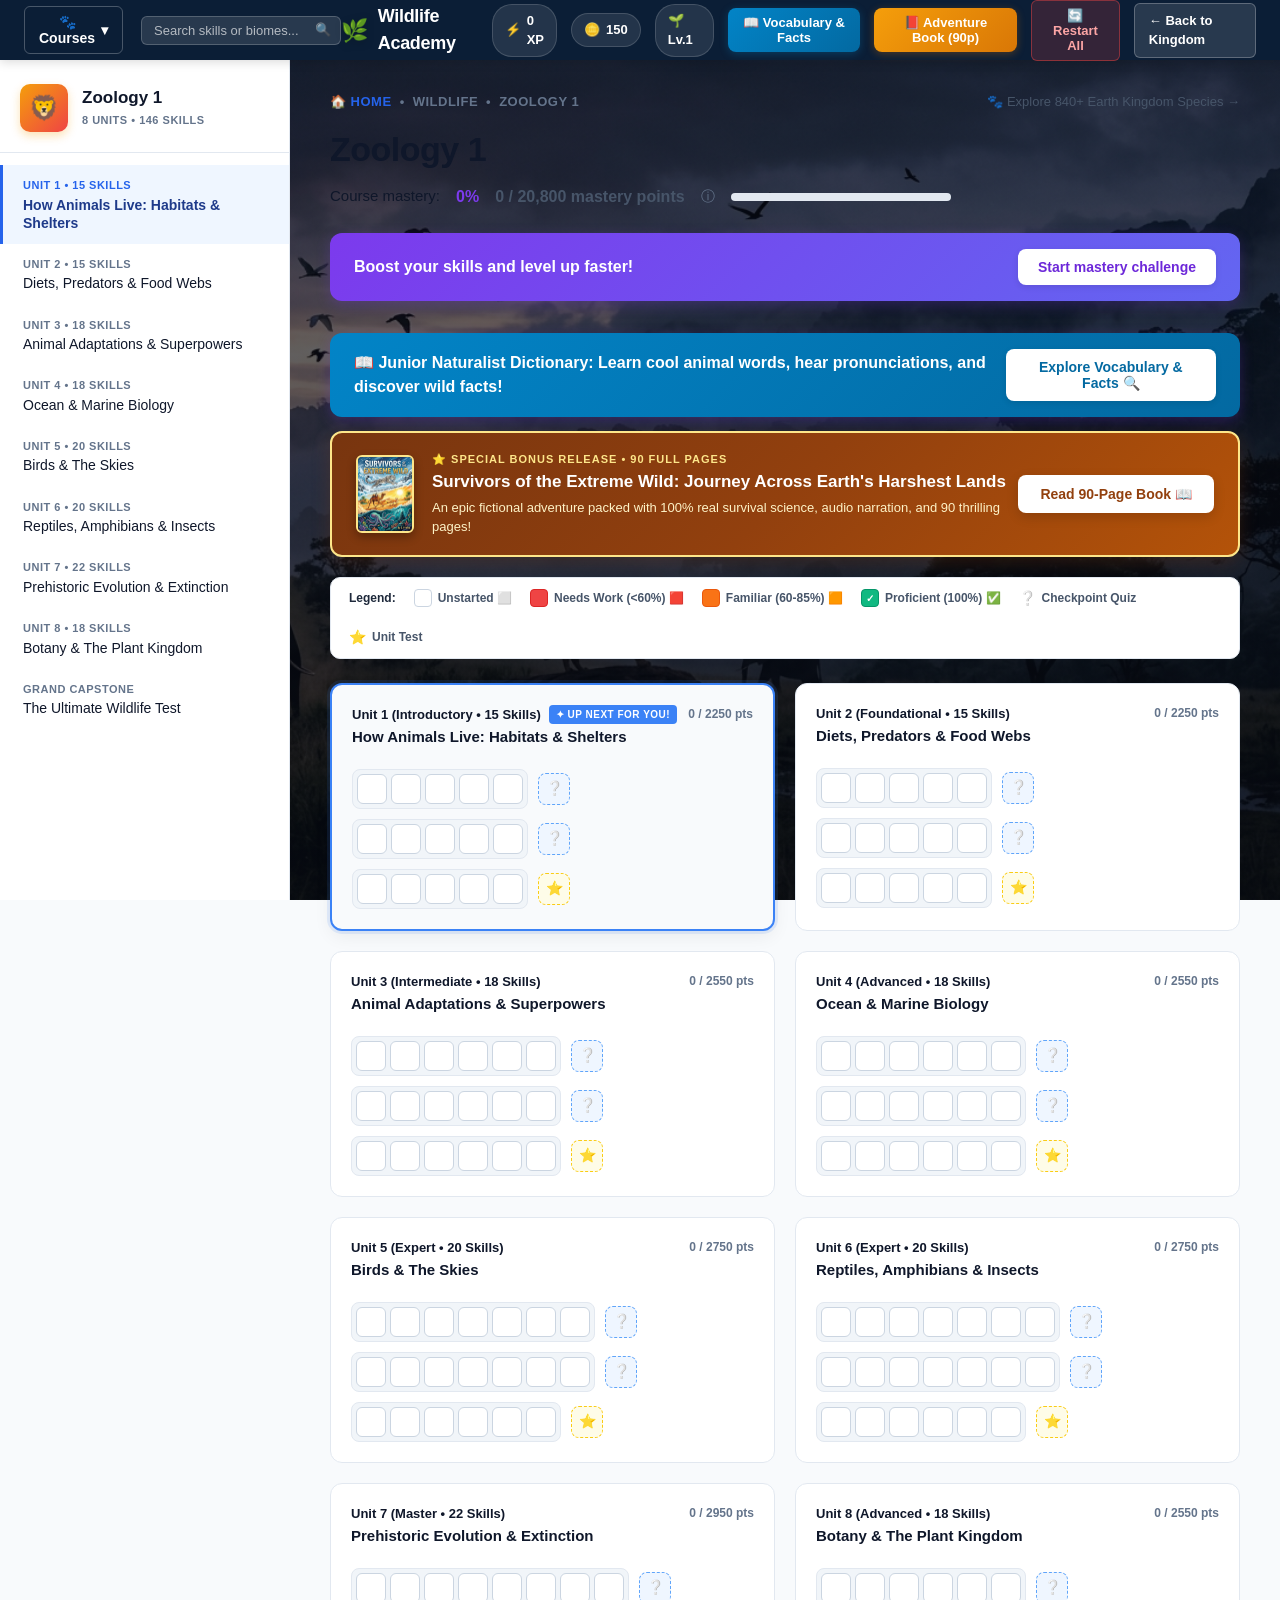
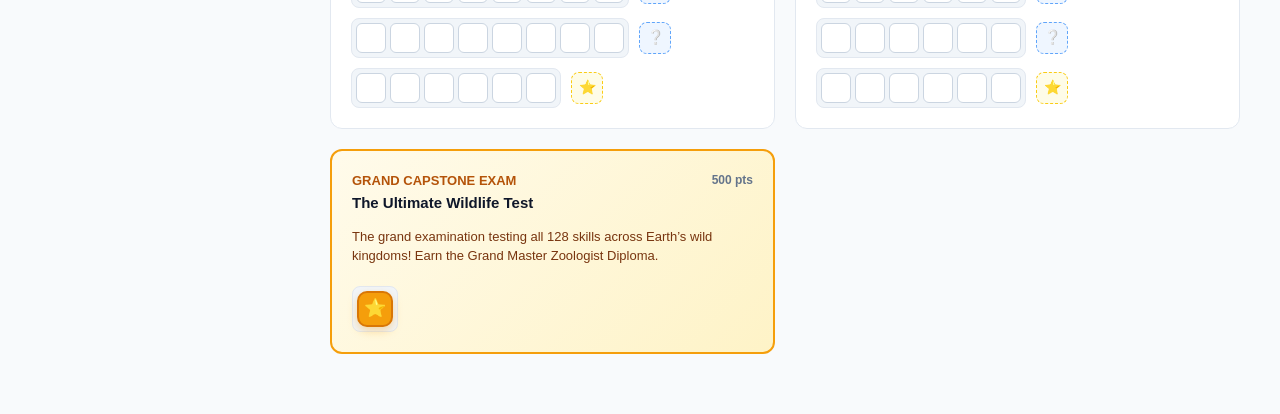
<file: academy.html>
<!DOCTYPE html>
<html lang="en">
<head>
  <meta charset="UTF-8">
  <meta name="viewport" content="width=device-width, initial-scale=1.0">
  <title>Wildlife Academy | Khan Academy Animal Biology & Zoology</title>
  <link rel="icon" href="data:image/svg+xml,<svg xmlns=%22http://www.w3.org/2000/svg%22 viewBox=%220%22%22><text y=%2226%22 font-size=%2226%22>🎓</text></svg>">
  <link rel="stylesheet" href="style.css">
  <link rel="stylesheet" href="academy.css">
</head>
<body class="academy-body">

  <!-- ===================================================================== -->
  <!-- TOP HEADER (KHAN ACADEMY STYLE)                                      -->
  <!-- ===================================================================== -->
  <header class="ka-header">
    <div class="ka-header-left">
      <div class="ka-courses-dropdown-wrap" id="ka-courses-dropdown-wrap">
        <button class="ka-courses-dropdown-btn" id="ka-courses-btn" onclick="window.AK_PAGE.toggleCoursesDropdown(event)">
          🐾 Courses <span id="ka-courses-arrow">▾</span>
        </button>
        <div class="ka-courses-menu hidden" id="ka-courses-menu">
          <div class="ka-courses-menu-header">Wildlife Academy Courses</div>
          <a href="javascript:void(0)" class="ka-course-option active" id="opt-course-zoology-1" onclick="window.AK_PAGE.switchCourse('zoology-1')">
            <span class="ka-course-opt-icon">🦁</span>
            <div class="ka-course-opt-info">
              <strong>Zoology 1: Foundations & Biomes</strong>
              <small>8 Units • 146 Skills • Introductory to Advanced</small>
            </div>
            <span class="ka-course-opt-check" id="check-course-zoology-1">✓</span>
          </a>
          <a href="javascript:void(0)" class="ka-course-option" id="opt-course-zoology-2" onclick="window.AK_PAGE.switchCourse('zoology-2')">
            <span class="ka-course-opt-icon">🐬</span>
            <div class="ka-course-opt-info">
              <strong>Zoology 2: Extreme Wildlife & Marine Biology</strong>
              <small>8 Units • 146 Skills • Deep Ocean, Rainforests & Microbes</small>
            </div>
            <span class="ka-course-opt-check" id="check-course-zoology-2" style="display:none;">✓</span>
          </a>
          <a href="javascript:void(0)" class="ka-course-option" id="opt-course-advanced-bio-minerals" onclick="window.AK_PAGE.switchCourse('advanced-bio-minerals')">
            <span class="ka-course-opt-icon">💎</span>
            <div class="ka-course-opt-info">
              <strong>Advanced Biology & Minerals</strong>
              <small>8 Units • 146 Skills • DNA, Crystals, Extremophiles & Geodes</small>
            </div>
            <span class="ka-course-opt-check" id="check-course-advanced-bio-minerals" style="display:none;">✓</span>
          </a>
          <a href="javascript:void(0)" class="ka-course-option" id="opt-course-master-plants" onclick="window.AK_PAGE.switchCourse('master-plants')">
            <span class="ka-course-opt-icon">🌿</span>
            <div class="ka-course-opt-info">
              <strong>Master Level: Dive into Plants & How They Live</strong>
              <small>11 Units • 286 Lessons • Anatomy, Carnivorous Flora, Roots & Canopy Titans</small>
            </div>
            <span class="ka-course-opt-check" id="check-course-master-plants" style="display:none;">✓</span>
          </a>
        </div>
      </div>

      <div class="ka-search-wrap">
        <input type="text" class="ka-search-input" placeholder="Search skills or biomes..." id="ka-search-bar" oninput="window.AK_PAGE && window.AK_PAGE.onSearch && window.AK_PAGE.onSearch(this.value)" />
        <span class="ka-search-icon">🔍</span>
      </div>
    </div>

    <div class="ka-header-center">
      <a href="academy.html" class="ka-logo-link">
        <span class="ka-logo-icon">🌿</span>
        <span>Wildlife Academy</span>
      </a>
    </div>

    <div class="ka-header-right">
      <div class="ka-stat-pill" title="Mastery XP Points">
        ⚡ <span id="ka-header-xp">0 XP</span>
      </div>
      <div class="ka-stat-pill" title="Card Shop Coins">
        🪙 <span id="ka-header-coins">150</span>
      </div>
      <div class="ka-stat-pill" title="Zoologist Level">
        <span id="ka-header-level">🌱 Lv.1</span>
      </div>
      <button class="ka-btn-vocab" onclick="window.AK_PAGE.openVocabSection()" title="Explore Wildlife Vocabulary & Fun Science Facts" style="background: linear-gradient(135deg, #0284c7, #0369a1); color: #ffffff; border: none; padding: 7px 14px; border-radius: 8px; font-weight: 700; font-size: 13px; cursor: pointer; display: flex; align-items: center; gap: 6px; box-shadow: 0 2px 8px rgba(2,132,199,0.3); transition: all 0.15s ease;">
        📖 Vocabulary & Facts
      </button>
      <button class="ka-btn-adventure-book" onclick="window.AK_PAGE.openAdventureBook()" title="Read Bonus Adventure Book: Survivors of the Extreme Wild (90 Pages!)" style="background: linear-gradient(135deg, #f59e0b, #d97706); color: #ffffff; border: none; padding: 7px 14px; border-radius: 8px; font-weight: 700; font-size: 13px; cursor: pointer; display: flex; align-items: center; gap: 6px; box-shadow: 0 2px 8px rgba(217,119,6,0.3); transition: all 0.15s ease;">
        📕 Adventure Book (90p)
      </button>
      <button class="ka-btn-restart" onclick="window.AK_PAGE.restartAllProgress()" title="Restart all skills, tests, and mastery progress back to 0">
        🔄 Restart All
      </button>
      <a href="index.html" class="ka-btn-back" title="Return to Animal Kingdom">
        ← Back to Kingdom
      </a>
    </div>
  </header>

  <!-- ===================================================================== -->
  <!-- APP LAYOUT: 2-PANE (LEFT SIDEBAR + MAIN ORGANIZED CONTENT)           -->
  <!-- ===================================================================== -->
  <div class="ka-app-layout">

    <!-- LEFT SIDEBAR -->
    <aside class="ka-sidebar">
      <div class="ka-sidebar-course-card">
        <div class="ka-sidebar-course-avatar" id="ka-sidebar-course-avatar">🦁</div>
        <div>
          <h2 class="ka-sidebar-course-name" id="ka-sidebar-course-name">Zoology 1</h2>
          <div class="ka-sidebar-course-meta" id="ka-sidebar-course-meta">8 UNITS • 146 SKILLS</div>
        </div>
      </div>

      <ul class="ka-sidebar-nav-list" id="ka-sidebar-units-list">
        <!-- Rendered dynamically by academyPage.js -->
      </ul>
    </aside>

    <!-- MAIN DASHBOARD PANE -->
    <main class="ka-main">

      <!-- Breadcrumbs -->
      <nav class="ka-breadcrumbs">
        <div class="ka-breadcrumbs-left">
          <a href="index.html">🏠 HOME</a>
          <span>•</span>
          <span>WILDLIFE</span>
          <span>•</span>
          <span id="ka-breadcrumb-course">ZOOLOGY 1</span>
        </div>
        <a href="index.html" class="ka-breadcrumb-help">
          🐾 Explore 840+ Earth Kingdom Species →
        </a>
      </nav>

      <!-- Course Big Title -->
      <h1 class="ka-course-title" id="ka-main-course-title">Zoology 1</h1>

      <!-- Course Mastery Stats -->
      <div class="ka-mastery-stats-row">
        <span class="ka-mastery-label">Course mastery:</span>
        <span class="ka-mastery-percent" id="ka-mastery-pct">0%</span>
        <span class="ka-mastery-points" id="ka-mastery-pts">0 / 7,500 mastery points</span>
        <span class="ka-mastery-info-icon" title="Master skills to earn points: 100 pts per skill, 150 pts per quiz, 200 pts per unit test, 300 pts for capstone!">ⓘ</span>
        <div class="ka-mastery-progress-track">
          <div class="ka-mastery-progress-fill" id="ka-mastery-fill" style="width: 0%;"></div>
        </div>
      </div>

      <!-- Purple Boost Callout Banner -->
      <div class="ka-boost-banner">
        <span class="ka-boost-text">Boost your skills and level up faster!</span>
        <button class="ka-boost-btn" onclick="window.AK_PAGE.startMasteryChallenge()">
          Start mastery challenge
        </button>
      </div>

      <!-- Blue Vocabulary & Science Facts Callout Banner -->
      <div class="ka-boost-banner" style="background: linear-gradient(135deg, #0284c7, #0369a1); border: none; margin-bottom: 14px;">
        <span class="ka-boost-text">📖 <strong>Junior Naturalist Dictionary:</strong> Learn cool animal words, hear pronunciations, and discover wild facts!</span>
        <button class="ka-boost-btn" style="background: #ffffff; color: #0369a1; font-weight: 800;" onclick="window.AK_PAGE.openVocabSection()">
          Explore Vocabulary & Facts 🔍
        </button>
      </div>

      <!-- Golden Bonus Adventure Book Callout Banner -->
      <div class="ka-boost-banner" style="background: linear-gradient(135deg, #78350f, #92400e, #b45309); border: 2px solid #fde68a; margin-bottom: 20px; display: flex; align-items: center; justify-content: space-between; padding: 18px 24px; border-radius: 12px; box-shadow: 0 6px 18px rgba(146,64,14,0.25);">
        <div style="display: flex; align-items: center; gap: 18px;">
          <img src="assets/images/bonus_adventure_book_cover.jpg" alt="Survivors of the Extreme Wild Cover" style="width: 58px; height: 78px; object-fit: cover; border-radius: 6px; box-shadow: 0 4px 10px rgba(0,0,0,0.3); border: 2px solid #fde68a; flex-shrink: 0;" />
          <div>
            <div style="font-size: 11px; text-transform: uppercase; letter-spacing: 1px; color: #fde68a; font-weight: 800;">⭐ SPECIAL BONUS RELEASE • 90 FULL PAGES</div>
            <div style="font-size: 17px; font-weight: 800; color: #ffffff; margin-top: 2px;">Survivors of the Extreme Wild: Journey Across Earth's Harshest Lands</div>
            <div style="font-size: 13px; color: #fef3c7; margin-top: 3px;">An epic fictional adventure packed with 100% real survival science, audio narration, and 90 thrilling pages!</div>
          </div>
        </div>
        <button class="ka-boost-btn" style="background: #ffffff; color: #92400e; font-weight: 800; font-size: 14px; white-space: nowrap; padding: 11px 22px; box-shadow: 0 4px 12px rgba(0,0,0,0.15);" onclick="window.AK_PAGE.openAdventureBook()">
          Read 90-Page Book 📖
        </button>
      </div>

      <!-- Color-Coding Mastery Legend -->
      <div class="ka-legend-bar">
        <span style="font-weight: 700; color: #1e293b;">Legend:</span>
        <div class="ka-legend-item">
          <div class="ka-legend-box box-unstarted"></div>
          <span>Unstarted ⬜</span>
        </div>
        <div class="ka-legend-item">
          <div class="ka-legend-box box-needs-work"></div>
          <span>Needs Work (&lt;60%) 🟥</span>
        </div>
        <div class="ka-legend-item">
          <div class="ka-legend-box box-familiar"></div>
          <span>Familiar (60-85%) 🟧</span>
        </div>
        <div class="ka-legend-item">
          <div class="ka-legend-box box-proficient">✓</div>
          <span>Proficient (100%) ✅</span>
        </div>
        <div class="ka-legend-item">
          <span style="font-size: 14px;">❔</span>
          <span>Checkpoint Quiz</span>
        </div>
        <div class="ka-legend-item">
          <span style="font-size: 14px;">⭐</span>
          <span>Unit Test</span>
        </div>
      </div>

      <!-- 2-COLUMN ORGANIZED UNITS GRID ("Not scrolling down way") -->
      <section class="ka-units-grid-2col" id="ka-units-grid">
        <!-- Rendered dynamically by academyPage.js -->
      </section>

    </main>
  </div>

  <!-- ===================================================================== -->
  <!-- INTERACTIVE STUDY / QUIZ / TEST MODAL                                -->
  <!-- ===================================================================== -->
  <div id="ka-modal-backdrop" class="ka-modal-backdrop hidden" onclick="if(event.target === this) window.AK_PAGE.closeModal()">
    <div id="ka-modal-content" class="ka-modal-window"></div>
  </div>

  <!-- ===================================================================== -->
  <!-- ULTIMATE TEST MODAL (FOR CAPSTONE EXAM)                              -->
  <!-- ===================================================================== -->
  <div id="ultimate-test-modal" class="modal-backdrop hidden" onclick="if(event.target === this) window.AK_ULTIMATE_TEST.closeModal()">
    <div id="ultimate-test-modal-content" class="ultimate-modal-window"></div>
  </div>

  <!-- Scripts -->
  <script src="lib/leaflet.js"></script>
  <script src="data/amphibians.js"></script>
  <script src="data/insects.js"></script>
  <script src="data/marine.js"></script>
  <script src="data/land.js"></script>
  <script src="data/birds.js"></script>
  <script src="data/plants.js"></script>
  <script src="data/gemstones.js"></script>
  <script src="data/reptiles.js"></script>
  <script src="data/animalSounds.js"></script>
  <script src="data/cool_animals.js"></script>
  <script src="js/speciesTranslations.js"></script>
  <script src="js/speciesBioTranslations.js"></script>
  <script src="js/i18n.js"></script>
  <script src="js/audio.js"></script>
  <script src="js/wildlifeAcademy.js"></script>
  <script src="js/ultimateTest.js"></script>
  <script src="data/zoology2Courses.js"></script>
  <script src="data/advancedBioMineralsCourses.js"></script>
  <script src="data/masterPlantsCourses.js"></script>
  <script src="data/adventureBook.js"></script>
  <script src="js/lessonKnowledgeEngine.js"></script>
  <script src="js/academyPage.js"></script>
</body>
</html>
</file>
<file: style.css>
/* =========================================================
   THE ANIMAL KINGDOM APP - NATURE SAFARI STYLESHEET
   ========================================================= */

:root {
  --primary-emerald: #10b981;
  --primary-dark: #064e3b;
  --primary-light: #ecfdf5;
  --amber-sun: #f59e0b;
  --amber-light: #fef3c7;
  --ocean-blue: #0284c7;
  --ocean-light: #e0f2fe;
  --earth-orange: #ea580c;
  --sky-purple: #7c3aed;
  --leaf-green: #16a34a;
  
  --bg-sand: #fbfbf9;
  --surface-card: #ffffff;
  --text-main: #1c1917;
  --text-muted: #57534e;
  --border-subtle: #e7e5e4;
  --radius-xl: 24px;
  --radius-lg: 18px;
  --radius-md: 12px;
  --radius-full: 9999px;
  --shadow-sm: 0 2px 8px rgba(0, 0, 0, 0.04);
  --shadow-md: 0 8px 24px rgba(0, 0, 0, 0.08);
  --shadow-lg: 0 16px 40px rgba(0, 0, 0, 0.12);
  --font-display: 'Fredoka', cursive, sans-serif;
  --font-body: 'Nunito', sans-serif;
}

* {
  box-sizing: border-box;
  margin: 0;
  padding: 0;
}

.hidden {
  display: none !important;
  visibility: hidden !important;
  opacity: 0 !important;
  pointer-events: none !important;
}

body {
  font-family: var(--font-body);
  background-color: #070a12;
  background-image: 
    linear-gradient(rgba(8, 12, 22, 0.6), rgba(8, 12, 22, 0.7)),
    url('images/wildlife_background.jpg');
  background-position: center center;
  background-size: cover;
  background-repeat: no-repeat;
  background-attachment: fixed;
  color: #f1f5f9;
  line-height: 1.6;
  -webkit-font-smoothing: antialiased;
  min-height: 100vh;
}

/* =========================================================
   HEADER
   ========================================================= */
.app-header {
  position: sticky;
  top: 0;
  z-index: 100;
  background: rgba(13, 16, 28, 0.88);
  backdrop-filter: blur(14px);
  border-bottom: 2px solid rgba(255, 255, 255, 0.12);
  padding: 12px 24px;
}

.header-container {
  max-width: 1280px;
  margin: 0 auto;
  display: flex;
  align-items: center;
  justify-content: space-between;
  gap: 16px;
}

.logo-group {
  display: flex;
  align-items: center;
  gap: 12px;
  flex-shrink: 0;
}

.logo-mascot-wrap {
  width: 52px;
  height: 52px;
  border-radius: 50%;
  overflow: hidden;
  border: 2px solid #eab308;
  box-shadow: 0 4px 16px rgba(234, 179, 8, 0.35), 0 0 12px rgba(234, 179, 8, 0.2);
  display: flex;
  align-items: center;
  justify-content: center;
  background: #090e17;
  transition: all 0.3s cubic-bezier(0.34, 1.56, 0.64, 1);
  flex-shrink: 0;
}

.logo-mascot-img {
  width: 100%;
  height: 100%;
  object-fit: cover;
  object-position: center 20%;
  border-radius: 50%;
  transition: transform 0.35s cubic-bezier(0.34, 1.56, 0.64, 1);
  display: block;
}

.logo-group:hover .logo-mascot-wrap {
  transform: scale(1.08);
  border-color: #facc15;
  box-shadow: 0 6px 22px rgba(250, 204, 21, 0.5), 0 0 16px rgba(234, 179, 8, 0.4);
}

.logo-group:hover .logo-mascot-img {
  transform: scale(1.06);
}

.logo-title {
  font-family: var(--font-display);
  font-size: 1.45rem;
  font-weight: 700;
  letter-spacing: 0.5px;
  color: #ffffff;
  line-height: 1.1;
  white-space: nowrap;
}

.logo-badge {
  font-size: 0.76rem;
  font-weight: 700;
  color: #38bdf8;
  text-transform: uppercase;
  letter-spacing: 0.8px;
  white-space: nowrap;
}

/* =========================================================
   HEADER GLOBAL SEARCH BAR
   ========================================================= */
.header-main-col {
  display: flex;
  flex-direction: column;
  flex: 1;
  max-width: 860px;
  margin: 0 0 0 16px;
  gap: 6px;
  min-width: 0;
}

.header-search-wrap {
  position: relative;
  width: 100%;
  margin: 0;
}

.search-input-box {
  position: relative;
  display: flex;
  align-items: center;
  background: #f5f5f4;
  border: 2px solid var(--border-subtle);
  border-radius: var(--radius-full);
  transition: all 0.25s ease;
  padding-right: 3px;
  height: 36px;
}

.search-input-box:focus-within {
  background: #ffffff;
  border-color: var(--primary-emerald);
  box-shadow: 0 0 0 4px rgba(16, 185, 129, 0.15);
}

.search-icon-symbol {
  position: absolute;
  left: 12px;
  font-size: 0.95rem;
  pointer-events: none;
  opacity: 0.6;
}

#global-search-input {
  width: 100%;
  padding: 8px 115px 8px 36px;
  font-family: var(--font-body);
  font-size: 0.88rem;
  background: transparent;
  border: none;
  outline: none;
  color: var(--text-main);
}

#global-search-input::placeholder {
  color: #a8a29e;
}

.btn-header-search-go {
  font-family: var(--font-display);
  font-size: 0.78rem;
  font-weight: 700;
  padding: 5px 12px;
  background: linear-gradient(135deg, #10b981 0%, #059669 100%);
  color: #ffffff;
  border: none;
  border-radius: var(--radius-full);
  cursor: pointer;
  white-space: nowrap;
  transition: all 0.2s ease;
  box-shadow: 0 2px 6px rgba(16, 185, 129, 0.35);
  flex-shrink: 0;
  line-height: 1.2;
}

.btn-header-search-go:hover {
  transform: scale(1.04);
  background: linear-gradient(135deg, #059669 0%, #047857 100%);
  box-shadow: 0 4px 10px rgba(16, 185, 129, 0.45);
}

.btn-clear-search-global,
.btn-clear-search-hero,
.btn-clear-search,
.btn-clear-search-fighter {
  background: #e2e8f0;
  border: 1px solid #cbd5e1;
  color: #475569;
  width: 26px;
  height: 26px;
  border-radius: 50%;
  display: flex;
  align-items: center;
  justify-content: center;
  font-size: 0.82rem;
  font-weight: 800;
  cursor: pointer;
  transition: all 0.15s ease;
  z-index: 10;
}

.btn-clear-search-global:hover,
.btn-clear-search-hero:hover,
.btn-clear-search:hover,
.btn-clear-search-fighter:hover {
  background: #ef4444;
  border-color: #dc2626;
  color: #ffffff;
  transform: scale(1.12);
}

.btn-clear-search-global {
  position: absolute;
  right: 96px;
}

.btn-clear-search-hero {
  position: absolute;
  right: 170px;
}

.btn-clear-search {
  position: absolute;
  right: 14px;
}

.btn-clear-search-fighter {
  position: absolute;
  right: 10px;
  top: 50%;
  transform: translateY(-50%);
  background: #334155;
  border-color: #475569;
  color: #f1f5f9;
}
.btn-clear-search-fighter:hover {
  background: #ef4444;
  border-color: #dc2626;
  color: #ffffff;
  transform: translateY(-50%) scale(1.12);
}

.search-shortcut-badge {
  position: absolute;
  right: 12px;
  background: #e7e5e4;
  color: #78716c;
  font-size: 0.75rem;
  font-weight: 700;
  padding: 2px 7px;
  border-radius: 6px;
  border: 1px solid #d6d3d1;
  pointer-events: none;
}

/* =========================================================
   GLOBAL SEARCH DROPDOWN
   ========================================================= */
.global-search-dropdown {
  position: absolute;
  top: calc(100% + 8px);
  left: 0;
  right: 0;
  background: #ffffff;
  border: 2px solid var(--border-subtle);
  border-radius: 16px;
  box-shadow: 0 16px 36px rgba(0, 0, 0, 0.14);
  max-height: 480px;
  overflow-y: auto;
  z-index: 200;
  animation: dropdown-pop 0.2s ease-out;
}

@keyframes dropdown-pop {
  from { opacity: 0; transform: translateY(-6px); }
  to { opacity: 1; transform: translateY(0); }
}

.dropdown-header-bar {
  padding: 10px 16px;
  background: #f8fafc;
  border-bottom: 1px solid var(--border-subtle);
  font-size: 0.82rem;
  font-weight: 700;
  color: #64748b;
  display: flex;
  justify-content: space-between;
  align-items: center;
}

.search-dropdown-item {
  display: flex;
  align-items: center;
  gap: 12px;
  padding: 10px 14px;
  border-bottom: 1px solid #f1f5f9;
  cursor: pointer;
  transition: background 0.15s ease;
}

.search-dropdown-item:hover,
.search-dropdown-item.active-item {
  background: #ecfdf5;
}

.search-dropdown-thumb {
  width: 44px;
  height: 44px;
  border-radius: 10px;
  object-fit: cover;
  flex-shrink: 0;
}

.search-dropdown-info {
  flex: 1;
  min-width: 0;
}

.search-dropdown-title-row {
  display: flex;
  align-items: center;
  gap: 8px;
  margin-bottom: 2px;
}

.search-dropdown-name {
  font-family: var(--font-display);
  font-weight: 700;
  font-size: 0.95rem;
  color: var(--text-main);
  white-space: nowrap;
  overflow: hidden;
  text-overflow: ellipsis;
}

.search-dropdown-sub {
  font-size: 0.8rem;
  color: var(--text-muted);
  white-space: nowrap;
  overflow: hidden;
  text-overflow: ellipsis;
}

.dropdown-cat-tag {
  font-size: 0.72rem;
  font-weight: 700;
  padding: 2px 8px;
  border-radius: 12px;
  text-transform: capitalize;
  flex-shrink: 0;
}

.dropdown-cat-tag.amphibians { background: #d1fae5; color: #065f46; }
.dropdown-cat-tag.insects { background: #fef3c7; color: #92400e; }
.dropdown-cat-tag.marine { background: #e0f2fe; color: #075985; }
.dropdown-cat-tag.land { background: #ffedd5; color: #9a3412; }
.dropdown-cat-tag.birds { background: #ede9fe; color: #5b21b6; }
.dropdown-cat-tag.plants { background: #dcfce7; color: #166534; }
.dropdown-cat-tag.gemstones { background: #f3e8ff; color: #7e22ce; }
.dropdown-cat-tag.reptiles { background: #ccfbf1; color: #0f766e; }

.search-dropdown-footer {
  padding: 12px;
  text-align: center;
  background: #f8fafc;
  border-top: 1px solid var(--border-subtle);
}

.btn-see-all-results {
  font-family: var(--font-display);
  font-size: 0.88rem;
  font-weight: 700;
  color: var(--primary-emerald);
  background: none;
  border: none;
  cursor: pointer;
  display: inline-flex;
  align-items: center;
  gap: 6px;
}

.btn-see-all-results:hover {
  text-decoration: underline;
}

.search-empty-state {
  padding: 28px 20px;
  text-align: center;
  color: var(--text-muted);
  font-size: 0.95rem;
}

/* =========================================================
   HEADER BUTTONS ROW (DIRECTLY UNDER SEARCH, SMALL & COMPACT)
   ========================================================= */
.header-buttons-row {
  display: flex;
  align-items: center;
  flex-wrap: wrap;
  gap: 5px;
  width: 100%;
}

.header-btn-sep {
  width: 1px;
  height: 16px;
  background: rgba(255, 255, 255, 0.22);
  margin: 0 2px;
  flex-shrink: 0;
}

body.light-mode .header-btn-sep {
  background: rgba(0, 0, 0, 0.18);
}

.btn-small-pill,
.btn-header-pill {
  font-family: var(--font-display);
  font-size: 0.75rem !important;
  font-weight: 600 !important;
  padding: 3px 9px !important;
  height: 26px !important;
  background: rgba(255, 255, 255, 0.08) !important;
  color: #e2e8f0 !important;
  border: 1px solid rgba(255, 255, 255, 0.18) !important;
  border-radius: 9999px !important;
  cursor: pointer;
  transition: all 0.2s ease;
  display: inline-flex;
  align-items: center;
  gap: 4px;
  white-space: nowrap;
  flex-shrink: 0;
  line-height: 1;
}

.btn-small-pill:hover,
.btn-header-pill:hover {
  background: var(--primary-emerald) !important;
  color: #ffffff !important;
  border-color: var(--primary-emerald) !important;
  transform: translateY(-1px);
  box-shadow: 0 2px 8px rgba(16, 185, 129, 0.35);
}

body.light-mode .btn-small-pill,
body.light-mode .btn-header-pill {
  background: #f1f5f9 !important;
  color: #1e293b !important;
  border: 1px solid #cbd5e1 !important;
}

body.light-mode .btn-small-pill:hover,
body.light-mode .btn-header-pill:hover {
  background: #10b981 !important;
  color: #ffffff !important;
  border-color: #059669 !important;
}

.btn-small-icon,
.btn-icon {
  background: rgba(255, 255, 255, 0.08);
  border: 1px solid rgba(255, 255, 255, 0.18);
  border-radius: 9999px;
  width: 26px;
  height: 26px;
  font-size: 0.85rem;
  display: inline-flex;
  align-items: center;
  justify-content: center;
  cursor: pointer;
  transition: all 0.2s ease;
  flex-shrink: 0;
  padding: 0;
  color: #f1f5f9;
}

.btn-small-icon:hover,
.btn-icon:hover {
  background: rgba(255, 255, 255, 0.22);
  transform: scale(1.08);
}

body.light-mode .btn-small-icon,
body.light-mode .btn-icon {
  background: #f1f5f9;
  border: 1px solid #cbd5e1;
  color: #1e293b;
}

/* Small Multi-Language Segmented Switcher */
.lang-switch-wrap,
.lang-switch-wrap.small-lang {
  display: inline-flex;
  align-items: center;
  background: rgba(15, 23, 42, 0.75);
  border: 1px solid rgba(255, 255, 255, 0.18);
  border-radius: 9999px;
  padding: 2px 3px;
  gap: 2px;
  height: 26px;
  backdrop-filter: blur(8px);
  flex-shrink: 0;
}

.btn-lang-toggle {
  background: transparent;
  color: #94a3b8;
  border: none;
  font-family: var(--font-display);
  font-size: 0.72rem;
  font-weight: 700;
  padding: 2px 6px;
  height: 20px;
  border-radius: 9999px;
  cursor: pointer;
  transition: all 0.2s cubic-bezier(0.4, 0, 0.2, 1);
  line-height: 1;
}

.btn-lang-toggle:hover {
  color: #ffffff;
  background: rgba(255, 255, 255, 0.12);
}

.btn-lang-toggle.active {
  background: linear-gradient(135deg, #10b981 0%, #059669 100%);
  color: #ffffff;
  box-shadow: 0 1px 6px rgba(16, 185, 129, 0.4);
}

body.light-mode .lang-switch-wrap {
  background: #f1f5f9;
  border-color: #cbd5e1;
}

body.light-mode .btn-lang-toggle {
  color: #64748b;
}

body.light-mode .btn-lang-toggle.active {
  background: #10b981;
  color: #ffffff;
}

.badge-live-pulse-sm {
  font-size: 0.6rem;
  font-weight: 800;
  padding: 1px 4px;
  background: #ef4444;
  color: #ffffff;
  border-radius: 3px;
  letter-spacing: 0.3px;
  animation: livePulse 2s infinite;
}

/* =========================================================
   MAIN LAYOUT
   ========================================================= */
.main-container {
  max-width: 1280px;
  margin: 0 auto;
  padding: 24px 20px 60px;
}

.section-intro {
  text-align: center;
  max-width: 760px;
  margin: 0 auto 28px;
}

.badge-hub, .badge-zone {
  display: inline-block;
  font-family: var(--font-display);
  font-size: 0.8rem;
  font-weight: 700;
  letter-spacing: 1px;
  background: var(--amber-light);
  color: #b45309;
  padding: 4px 14px;
  border-radius: var(--radius-full);
  margin-bottom: 8px;
}

.badge-zone {
  background: var(--primary-light);
  color: var(--primary-dark);
}

.hub-title, .zone-main-title {
  font-family: var(--font-display);
  font-size: 2.2rem;
  font-weight: 700;
  color: #ffffff;
  line-height: 1.2;
  text-shadow: 0 2px 10px rgba(0, 0, 0, 0.5);
}

.hub-subtitle, .zone-instructions {
  font-size: 1.05rem;
  color: #cbd5e1;
  margin-top: 6px;
}

/* =========================================================
   MAIN VIEW PANELS & TRANSITIONS
   ========================================================= */
.main-view {
  animation: fadeInView 0.25s cubic-bezier(0.16, 1, 0.3, 1);
}

@keyframes fadeInView {
  from { opacity: 0; transform: translateY(8px); }
  to { opacity: 1; transform: translateY(0); }
}

/* =========================================================
   COMPACT ANIMAL / PLANT / ROCK OF THE DAY (HUB)
   ========================================================= */
.hub-hero-section.compact-hub {
  margin-bottom: 28px;
}

.compact-hub-header {
  display: flex;
  align-items: center;
  gap: 12px;
  margin-bottom: 12px;
}

.compact-hub-subtitle {
  font-size: 0.92rem;
  font-weight: 700;
  color: #cbd5e1;
}

.aod-compact-card {
  background: rgba(18, 24, 38, 0.88);
  backdrop-filter: blur(12px);
  border: 2px solid rgba(255, 255, 255, 0.12);
  border-radius: var(--radius-lg);
  overflow: hidden;
  box-shadow: 0 8px 32px rgba(0, 0, 0, 0.4);
  display: flex;
  align-items: stretch;
  gap: 20px;
  padding: 14px;
  transition: transform 0.2s ease, box-shadow 0.2s ease, border-color 0.2s ease;
}

.aod-compact-card:hover {
  border-color: rgba(56, 189, 248, 0.4);
  box-shadow: 0 12px 36px rgba(0, 0, 0, 0.6);
}

.aod-compact-thumb-box {
  position: relative;
  width: 175px;
  min-width: 175px;
  border-radius: 12px;
  overflow: hidden;
  background: #1e293b;
  cursor: pointer;
  box-shadow: 0 4px 10px rgba(0, 0, 0, 0.1);
}

.aod-compact-img {
  width: 100%;
  height: 100%;
  object-fit: cover;
  display: block;
  transition: transform 0.35s ease;
}

.aod-compact-thumb-box:hover .aod-compact-img {
  transform: scale(1.08);
}

.aod-compact-img-badges {
  position: absolute;
  bottom: 8px;
  left: 8px;
  right: 8px;
  display: flex;
  flex-direction: column;
  gap: 4px;
  pointer-events: none;
}

.aod-cat-tag, .aod-status-tag {
  font-size: 0.68rem;
  font-weight: 800;
  padding: 2px 7px;
  border-radius: 6px;
  backdrop-filter: blur(6px);
  color: #ffffff;
  background: rgba(15, 23, 42, 0.82);
  white-space: nowrap;
  width: fit-content;
  box-shadow: 0 2px 5px rgba(0,0,0,0.3);
}

.aod-compact-info {
  flex: 1;
  display: flex;
  flex-direction: column;
  justify-content: space-between;
  min-width: 0;
}

.aod-compact-top-bar {
  display: flex;
  align-items: center;
  justify-content: space-between;
  margin-bottom: 3px;
}

.aod-compact-badge {
  font-family: var(--font-display);
  font-size: 0.78rem;
  font-weight: 800;
  color: #d97706;
  text-transform: uppercase;
  letter-spacing: 0.6px;
}

.btn-compact-fav {
  background: none;
  border: none;
  font-size: 1.25rem;
  cursor: pointer;
  line-height: 1;
  transition: transform 0.15s ease;
}

.btn-compact-fav:hover {
  transform: scale(1.2);
}

.aod-compact-title-row {
  display: flex;
  align-items: baseline;
  gap: 10px;
  cursor: pointer;
  margin-bottom: 2px;
}

.aod-compact-title {
  font-family: var(--font-display);
  font-size: 1.45rem;
  font-weight: 700;
  color: #ffffff;
  margin: 0;
  line-height: 1.15;
  transition: color 0.15s ease;
}

.aod-compact-title:hover {
  color: #38bdf8;
}

.aod-compact-sci {
  font-size: 0.84rem;
  font-style: italic;
  color: #94a3b8;
  white-space: nowrap;
  overflow: hidden;
  text-overflow: ellipsis;
}

.aod-compact-tagline {
  font-size: 0.9rem;
  font-weight: 600;
  color: #cbd5e1;
  margin: 0 0 8px;
  line-height: 1.35;
}

.aod-compact-specs {
  display: flex;
  flex-wrap: wrap;
  gap: 6px;
  margin-bottom: 10px;
}

.compact-spec-item {
  font-size: 0.78rem;
  color: #cbd5e1;
  background: #0f172a;
  padding: 3px 9px;
  border-radius: 6px;
  border: 1px solid #1e293b;
  display: inline-flex;
  align-items: center;
  gap: 4px;
}

.compact-spec-item strong {
  color: #f8fafc;
}

.aod-compact-actions {
  display: flex;
  flex-wrap: wrap;
  align-items: center;
  gap: 8px;
}

.btn-compact-act {
  font-family: var(--font-display);
  font-size: 0.82rem;
  font-weight: 700;
  padding: 6px 14px;
  border-radius: var(--radius-full);
  border: 1px solid transparent;
  cursor: pointer;
  transition: all 0.2s ease;
  display: inline-flex;
  align-items: center;
  gap: 5px;
}

.btn-compact-act.btn-listen {
  background: rgba(16, 185, 129, 0.2);
  color: #6ee7b7;
  border-color: rgba(16, 185, 129, 0.4);
}

.btn-compact-act.btn-listen:hover {
  background: #10b981;
  color: #ffffff;
  transform: translateY(-1px);
}

.btn-compact-act.btn-sound {
  background: rgba(245, 158, 11, 0.2);
  color: #fcd34d;
  border-color: rgba(245, 158, 11, 0.4);
}

.btn-compact-act.btn-sound:hover {
  background: #f59e0b;
  color: #000000;
  transform: translateY(-1px);
}

.btn-compact-act.btn-surprise {
  background: #1e293b;
  color: #e2e8f0;
  border-color: #334155;
}

.btn-compact-act.btn-surprise:hover {
  background: #334155;
  color: #ffffff;
  transform: translateY(-1px);
}

.btn-compact-act.btn-open-card {
  background: #4f46e5;
  color: #ffffff;
  border-color: #6366f1;
  margin-left: auto;
}

.btn-compact-act.btn-open-card:hover {
  background: #6366f1;
  color: #ffffff;
  transform: translateY(-1px);
}

/* =========================================================
   CATEGORY / ZONE VIEW TOP NAVIGATION
   ========================================================= */
.category-view-nav {
  display: flex;
  align-items: center;
  justify-content: space-between;
  flex-wrap: wrap;
  gap: 14px;
  margin-bottom: 22px;
  padding: 12px 18px;
  background: rgba(18, 24, 38, 0.88);
  backdrop-filter: blur(12px);
  border: 2px solid rgba(255, 255, 255, 0.12);
  border-radius: var(--radius-lg);
  box-shadow: 0 8px 32px rgba(0, 0, 0, 0.4);
}

.btn-back-home {
  font-family: var(--font-display);
  font-size: 0.96rem;
  font-weight: 700;
  background: linear-gradient(135deg, #10b981 0%, #059669 100%);
  color: #ffffff;
  border: none;
  padding: 10px 22px;
  border-radius: var(--radius-full);
  cursor: pointer;
  box-shadow: 0 4px 14px rgba(16, 185, 129, 0.35);
  transition: all 0.2s ease;
  display: inline-flex;
  align-items: center;
  gap: 8px;
}

.btn-back-home:hover {
  transform: translateX(-3px) scale(1.02);
  box-shadow: 0 6px 18px rgba(16, 185, 129, 0.45);
}

.back-arrow-icon {
  font-size: 1.25rem;
  line-height: 1;
}

.category-quick-switcher {
  display: flex;
  align-items: center;
  gap: 10px;
  flex-wrap: wrap;
}

.switcher-label {
  font-size: 0.8rem;
  font-weight: 700;
  color: #94a3b8;
  text-transform: uppercase;
  letter-spacing: 0.5px;
}

.switcher-pills-row {
  display: flex;
  gap: 6px;
  flex-wrap: wrap;
}

.cat-switch-pill {
  font-family: var(--font-display);
  font-size: 0.82rem;
  font-weight: 700;
  background: #1e293b;
  color: #cbd5e1;
  border: 1px solid #334155;
  padding: 5px 12px;
  border-radius: var(--radius-full);
  cursor: pointer;
  transition: all 0.2s ease;
  white-space: nowrap;
}

.cat-switch-pill:hover {
  background: #334155;
  color: #ffffff;
  transform: translateY(-1px);
}

.cat-switch-pill.active {
  background: #10b981;
  color: #ffffff;
  border-color: #059669;
  box-shadow: 0 2px 8px rgba(16, 185, 129, 0.35);
}

@media (max-width: 768px) {
  .aod-compact-card {
    flex-direction: column;
  }
  .aod-compact-thumb-box {
    width: 100%;
    min-width: 100%;
    height: 180px;
  }
  .btn-compact-act.btn-open-card {
    margin-left: 0;
  }
  .category-view-nav {
    flex-direction: column;
    align-items: stretch;
  }
  .btn-back-home {
    justify-content: center;
  }
}

/* =========================================================
   QUICK SEARCH CARD SECTION
   ========================================================= */
.quick-search-section {
  margin: 36px 0;
}

.quick-search-card {
  background: rgba(18, 24, 38, 0.88);
  backdrop-filter: blur(12px);
  border: 2px solid rgba(255, 255, 255, 0.12);
  border-radius: 24px;
  padding: 28px;
  box-shadow: 0 8px 32px rgba(0, 0, 0, 0.4);
}

.quick-search-header {
  margin-bottom: 18px;
}

.quick-search-badge {
  display: inline-block;
  font-family: var(--font-display);
  font-size: 0.8rem;
  font-weight: 700;
  letter-spacing: 0.8px;
  color: #38bdf8;
  background: rgba(56, 189, 248, 0.15);
  border: 1px solid rgba(56, 189, 248, 0.3);
  padding: 4px 12px;
  border-radius: var(--radius-full);
  margin-bottom: 8px;
}

.quick-search-title {
  font-family: var(--font-display);
  font-size: 1.5rem;
  font-weight: 700;
  color: #ffffff;
  margin-bottom: 4px;
}

.quick-search-desc {
  color: #cbd5e1;
  font-size: 0.95rem;
}

.quick-search-input-wrap {
  position: relative;
  display: flex;
  align-items: center;
  gap: 12px;
  margin-bottom: 18px;
}

.quick-input-icon {
  position: absolute;
  left: 18px;
  font-size: 1.25rem;
  pointer-events: none;
  opacity: 0.6;
}

#hero-search-input {
  flex: 1;
  padding: 16px 20px 16px 52px;
  font-family: var(--font-body);
  font-size: 1.05rem;
  background: #0f172a;
  border: 2px solid #334155;
  border-radius: var(--radius-full);
  outline: none;
  box-shadow: 0 2px 8px rgba(0, 0, 0, 0.3);
  transition: all 0.25s ease;
  color: #ffffff;
}

#hero-search-input:focus {
  border-color: #38bdf8;
  box-shadow: 0 0 0 4px rgba(56, 189, 248, 0.2);
}

.btn-quick-search-go {
  font-family: var(--font-display);
  font-size: 1rem;
  font-weight: 700;
  padding: 15px 26px;
  background: linear-gradient(135deg, #0284c7 0%, #10b981 100%);
  color: #ffffff;
  border: none;
  border-radius: var(--radius-full);
  cursor: pointer;
  box-shadow: 0 4px 14px rgba(2, 132, 199, 0.35);
  transition: all 0.2s ease;
  white-space: nowrap;
}

.btn-quick-search-go:hover {
  transform: translateY(-2px);
  box-shadow: 0 6px 18px rgba(2, 132, 199, 0.5);
}

.popular-search-tags {
  display: flex;
  align-items: center;
  flex-wrap: wrap;
  gap: 8px;
}

.tags-label {
  font-size: 0.85rem;
  font-weight: 700;
  color: #94a3b8;
  margin-right: 4px;
}

.tag-pill {
  font-family: var(--font-display);
  font-size: 0.75rem;
  font-weight: 600;
  padding: 4px 10px;
  height: 26px;
  background: #1e293b;
  color: #e2e8f0;
  border: 1px solid #334155;
  border-radius: var(--radius-full);
  cursor: pointer;
  transition: all 0.2s ease;
  display: inline-flex;
  align-items: center;
  gap: 4px;
}

.tag-pill:hover {
  background: #334155;
  color: #38bdf8;
  border-color: #38bdf8;
  transform: translateY(-1px);
}

/* =========================================================
   THE ANIMAL ZONE (8 CATEGORIES WITH SPECIFIED IMAGERY)
   ========================================================= */
.animal-zone-section {
  padding-top: 10px;
}

.category-buttons-grid {
  display: grid;
  grid-template-columns: repeat(auto-fit, minmax(250px, 1fr));
  gap: 20px;
  margin-bottom: 36px;
}

.cat-nav-btn {
  background: rgba(18, 24, 38, 0.88);
  backdrop-filter: blur(12px);
  border: 2px solid rgba(255, 255, 255, 0.12);
  border-radius: var(--radius-lg);
  overflow: hidden;
  box-shadow: 0 4px 20px rgba(0, 0, 0, 0.35);
  cursor: pointer;
  transition: all 0.25s cubic-bezier(0.34, 1.56, 0.64, 1);
  display: flex;
  flex-direction: column;
  text-align: left;
  position: relative;
}

.cat-nav-btn:hover {
  transform: translateY(-6px);
  box-shadow: 0 10px 28px rgba(0, 0, 0, 0.55);
  border-color: rgba(56, 189, 248, 0.4);
}

.cat-nav-btn.active {
  border-color: var(--primary-emerald);
  box-shadow: 0 0 0 4px rgba(16, 185, 129, 0.25), var(--shadow-md);
}

.cat-btn-img-box {
  position: relative;
  height: 160px;
  background: #111827;
  overflow: hidden;
}

.cat-btn-img {
  width: 100%;
  height: 100%;
  object-fit: cover;
  transition: transform 0.4s ease;
}

.cat-nav-btn:hover .cat-btn-img {
  transform: scale(1.08);
}

.cat-btn-badge {
  position: absolute;
  bottom: 8px;
  right: 8px;
  background: rgba(0, 0, 0, 0.75);
  color: #ffffff;
  font-family: var(--font-display);
  font-size: 0.75rem;
  font-weight: 600;
  padding: 3px 10px;
  border-radius: var(--radius-full);
  backdrop-filter: blur(4px);
}

.cat-btn-content {
  padding: 16px 18px;
}

.cat-btn-icon {
  font-size: 1.8rem;
  margin-bottom: 4px;
}

.cat-btn-name {
  font-family: var(--font-display);
  font-size: 1.35rem;
  font-weight: 700;
  color: #ffffff;
  line-height: 1.2;
}

.cat-btn-desc {
  font-size: 0.85rem;
  color: #94a3b8;
}

/* Specific button theme colors */
.cat-nav-btn[data-category="amphibians"].active { border-color: #10b981; }
.cat-nav-btn[data-category="insects"].active { border-color: #f59e0b; }
.cat-nav-btn[data-category="marine"].active { border-color: #0ea5e9; }
.cat-nav-btn[data-category="land"].active { border-color: #ea580c; }
.cat-nav-btn[data-category="birds"].active { border-color: #8b5cf6; }
.cat-nav-btn[data-category="plants"].active { border-color: #16a34a; }
.cat-nav-btn[data-category="gemstones"].active { border-color: #a855f7; box-shadow: 0 0 0 4px rgba(168, 85, 247, 0.25), var(--shadow-md); }
.cat-nav-btn[data-category="reptiles"].active { border-color: #14b8a6; box-shadow: 0 0 0 4px rgba(20, 184, 166, 0.25), var(--shadow-md); }

/* =========================================================
   ZONE BROWSER PANEL & FILTERS
   ========================================================= */
.zone-browser-panel {
  background: rgba(18, 24, 38, 0.88);
  backdrop-filter: blur(12px);
  border: 2px solid rgba(255, 255, 255, 0.12);
  border-radius: var(--radius-xl);
  padding: 30px;
  box-shadow: 0 8px 32px rgba(0, 0, 0, 0.4);
}

.zone-header-row {
  display: flex;
  align-items: flex-start;
  justify-content: space-between;
  gap: 16px;
  margin-bottom: 24px;
  padding-bottom: 18px;
  border-bottom: 1px solid rgba(255, 255, 255, 0.1);
}

.current-zone-title {
  font-family: var(--font-display);
  font-size: 1.8rem;
  font-weight: 700;
  color: #ffffff;
}

.current-zone-sub {
  font-size: 0.95rem;
  color: #94a3b8;
}

.count-pill {
  font-family: var(--font-display);
  font-size: 0.9rem;
  font-weight: 600;
  background: #0f172a;
  color: #38bdf8;
  padding: 6px 16px;
  border: 1px solid #334155;
  border-radius: var(--radius-full);
  white-space: nowrap;
}

.zone-filters-row {
  display: flex;
  flex-wrap: wrap;
  align-items: center;
  justify-content: space-between;
  gap: 16px;
  margin-bottom: 28px;
}

.search-box {
  flex: 1;
  min-width: 280px;
  max-width: 480px;
  position: relative;
  display: flex;
  align-items: center;
}

.search-icon {
  position: absolute;
  left: 14px;
  font-size: 1.1rem;
  pointer-events: none;
  opacity: 0.6;
}

.search-box input {
  width: 100%;
  padding: 12px 40px 12px 42px;
  font-family: var(--font-body);
  font-size: 0.95rem;
  border: 2px solid #334155;
  border-radius: var(--radius-full);
  outline: none;
  transition: all 0.2s ease;
  background: #0f172a;
  color: #ffffff;
}

.search-box input:focus {
  border-color: #38bdf8;
  background: #1e293b;
  box-shadow: 0 0 0 3px rgba(56, 189, 248, 0.2);
}

.btn-clear-search {
  position: absolute;
  right: 12px;
  background: none;
  border: none;
  color: #94a3b8;
  cursor: pointer;
  font-size: 1rem;
}

.filter-pills-group {
  display: flex;
  gap: 8px;
  flex-wrap: wrap;
}

.filter-pill {
  font-family: var(--font-display);
  font-size: 0.75rem;
  font-weight: 600;
  padding: 4px 10px;
  height: 26px;
  background: #1e293b;
  border: 1px solid #334155;
  border-radius: var(--radius-full);
  color: #cbd5e1;
  cursor: pointer;
  transition: all 0.2s ease;
  display: inline-flex;
  align-items: center;
  white-space: nowrap;
}

.filter-pill:hover {
  background: #334155;
  color: #ffffff;
}

.filter-pill.active {
  background: #0284c7;
  color: #ffffff;
  border-color: #38bdf8;
  box-shadow: 0 0 10px rgba(56, 189, 248, 0.35);
}

/* =========================================================
   SPECIES CARDS GRID
   ========================================================= */
.species-grid {
  display: grid;
  grid-template-columns: repeat(auto-fill, minmax(280px, 1fr));
  gap: 24px;
}

.species-card {
  background: rgba(18, 24, 38, 0.92);
  border: 1.5px solid rgba(255, 255, 255, 0.1);
  border-radius: var(--radius-lg);
  overflow: hidden;
  box-shadow: 0 4px 20px rgba(0, 0, 0, 0.35);
  display: flex;
  flex-direction: column;
  cursor: pointer;
  transition: all 0.25s cubic-bezier(0.34, 1.56, 0.64, 1);
}

.species-card:hover {
  transform: translateY(-5px);
  border-color: rgba(56, 189, 248, 0.5);
  box-shadow: 0 10px 30px rgba(0, 0, 0, 0.6);
}

.card-thumb-wrap {
  position: relative;
  height: 190px;
  background: #1e1b2e;
  overflow: hidden;
}

.card-thumb {
  width: 100%;
  height: 100%;
  object-fit: cover;
  transition: transform 0.4s ease;
}

.species-card:hover .card-thumb {
  transform: scale(1.08);
}

.card-fav-btn {
  position: absolute;
  top: 10px;
  right: 10px;
  width: 36px;
  height: 36px;
  background: rgba(15, 23, 42, 0.75);
  backdrop-filter: blur(4px);
  border: 1px solid rgba(255, 255, 255, 0.2);
  border-radius: var(--radius-full);
  font-size: 1.1rem;
  display: flex;
  align-items: center;
  justify-content: center;
  cursor: pointer;
  transition: transform 0.2s ease;
}

.card-fav-btn:hover {
  transform: scale(1.15);
}

.card-body {
  padding: 16px 18px 12px;
  flex: 1;
  display: flex;
  flex-direction: column;
}

.card-title {
  font-family: var(--font-display);
  font-size: 1.25rem;
  font-weight: 700;
  color: #f8fafc;
  line-height: 1.2;
  margin-bottom: 2px;
}

.card-sci {
  font-style: italic;
  font-size: 0.82rem;
  color: #94a3b8;
  margin-bottom: 8px;
}

.card-tagline {
  font-size: 0.9rem;
  color: #cbd5e1;
  margin-bottom: 12px;
  line-height: 1.4;
  display: -webkit-box;
  -webkit-line-clamp: 2;
  -webkit-box-orient: vertical;
  overflow: hidden;
}

.card-meta-pills {
  margin-top: auto;
  display: flex;
  flex-direction: column;
  gap: 4px;
}

.mini-pill {
  font-size: 0.78rem;
  color: #cbd5e1;
  background: rgba(15, 23, 42, 0.7);
  border: 1px solid rgba(255, 255, 255, 0.08);
  padding: 3px 8px;
  border-radius: 6px;
  white-space: nowrap;
  overflow: hidden;
  text-overflow: ellipsis;
}

.card-footer {
  padding: 10px 18px;
  background: rgba(10, 14, 26, 0.8);
  border-top: 1px solid rgba(255, 255, 255, 0.08);
  font-size: 0.85rem;
  font-weight: 700;
  color: #38bdf8;
  display: flex;
  align-items: center;
  justify-content: space-between;
}

.card-sound-btn {
  position: absolute;
  bottom: 10px;
  right: 10px;
  background: rgba(15, 23, 42, 0.8);
  backdrop-filter: blur(6px);
  color: #ffffff;
  border: 1px solid rgba(255, 255, 255, 0.3);
  border-radius: var(--radius-full);
  padding: 4px 10px;
  font-family: var(--font-display);
  font-size: 0.78rem;
  font-weight: 700;
  cursor: pointer;
  display: inline-flex;
  align-items: center;
  gap: 4px;
  transition: all 0.2s cubic-bezier(0.34, 1.56, 0.64, 1);
  z-index: 5;
}

.card-sound-btn:hover {
  background: var(--primary-emerald);
  border-color: var(--primary-emerald);
  transform: scale(1.08);
  box-shadow: 0 4px 12px rgba(16, 185, 129, 0.4);
}

.card-sound-btn.playing-sound,
.btn-voice-sound.playing-sound {
  animation: sound-pulse 0.5s ease-in-out infinite alternate !important;
  background: #f59e0b !important;
  border-color: #d97706 !important;
  color: #ffffff !important;
}

@keyframes sound-pulse {
  from { transform: scale(1); box-shadow: 0 0 0 0 rgba(245, 158, 11, 0.6); }
  to { transform: scale(1.1); box-shadow: 0 0 0 8px rgba(245, 158, 11, 0); }
}

.btn-voice-sound {
  font-family: var(--font-display);
  font-size: 0.9rem;
  font-weight: 700;
  padding: 8px 16px;
  background: #fef3c7;
  color: #92400e;
  border: 2px solid #fde68a;
  border-radius: var(--radius-full);
  cursor: pointer;
  display: inline-flex;
  align-items: center;
  gap: 6px;
  transition: all 0.2s ease;
}

.btn-voice-sound:hover {
  background: #f59e0b;
  color: #ffffff;
  border-color: #f59e0b;
}

/* =========================================================
   STATUS & CATEGORY BADGES
   ========================================================= */
.badge {
  font-family: var(--font-display);
  font-size: 0.72rem;
  font-weight: 700;
  padding: 4px 10px;
  border-radius: var(--radius-full);
  letter-spacing: 0.4px;
  display: inline-block;
  backdrop-filter: blur(4px);
}

.badge-category {
  background: rgba(0, 0, 0, 0.75);
  color: #ffffff;
}

.badge-status {
  position: absolute;
  top: 10px;
  left: 10px;
}

.status-crit-endangered {
  background: #dc2626;
  color: #ffffff;
}

.status-endangered {
  background: #ea580c;
  color: #ffffff;
}

.status-vulnerable {
  background: #f59e0b;
  color: #ffffff;
}

.status-near-threatened {
  background: #0284c7;
  color: #ffffff;
}

.status-least-concern {
  background: #10b981;
  color: #ffffff;
}

.status-precious {
  background: linear-gradient(135deg, #a855f7, #ec4899);
  color: #ffffff;
}

.status-rare {
  background: linear-gradient(135deg, #06b6d4, #3b82f6);
  color: #ffffff;
}

/* =========================================================
   BUTTONS
   ========================================================= */
.btn-primary {
  font-family: var(--font-display);
  font-size: 0.95rem;
  font-weight: 600;
  padding: 10px 20px;
  background: var(--primary-emerald);
  color: #ffffff;
  border: none;
  border-radius: var(--radius-full);
  cursor: pointer;
  transition: all 0.2s ease;
  display: inline-flex;
  align-items: center;
  gap: 8px;
}

.btn-primary:hover {
  background: #059669;
  transform: translateY(-1px);
}

.btn-secondary {
  font-family: var(--font-display);
  font-size: 0.95rem;
  font-weight: 600;
  padding: 10px 20px;
  background: var(--amber-light);
  color: #b45309;
  border: 2px solid #fde68a;
  border-radius: var(--radius-full);
  cursor: pointer;
  transition: all 0.2s ease;
  display: inline-flex;
  align-items: center;
  gap: 8px;
}

.btn-secondary:hover {
  background: #fde68a;
  transform: translateY(-1px);
}

.btn-ghost {
  font-family: var(--font-display);
  font-size: 0.95rem;
  font-weight: 600;
  padding: 10px 18px;
  background: #f5f5f4;
  color: #44403c;
  border: 1px solid #e7e5e4;
  border-radius: var(--radius-full);
  cursor: pointer;
  transition: all 0.2s ease;
}

.btn-ghost:hover {
  background: #e7e5e4;
}

.btn-fav {
  background: #f5f5f4;
  border: 2px solid var(--border-subtle);
  border-radius: var(--radius-full);
  width: 40px;
  height: 40px;
  font-size: 1.2rem;
  cursor: pointer;
  display: flex;
  align-items: center;
  justify-content: center;
  transition: all 0.2s ease;
}

.btn-fav.active {
  background: #fee2e2;
  border-color: #fca5a5;
}

.btn-fav-large {
  font-family: var(--font-display);
  font-size: 0.9rem;
  font-weight: 600;
  padding: 8px 16px;
  background: #f5f5f4;
  border: 2px solid var(--border-subtle);
  border-radius: var(--radius-full);
  cursor: pointer;
}

.btn-fav-large.active {
  background: #fee2e2;
  border-color: #fca5a5;
  color: #b91c1c;
}

.btn-voice-read {
  font-family: var(--font-display);
  font-size: 0.9rem;
  font-weight: 700;
  padding: 8px 18px;
  background: #e0f2fe;
  color: #0369a1;
  border: 2px solid #bae6fd;
  border-radius: var(--radius-full);
  cursor: pointer;
  display: inline-flex;
  align-items: center;
  gap: 6px;
  transition: all 0.2s ease;
}

.btn-voice-read:hover {
  background: #0284c7;
  color: #ffffff;
  border-color: #0284c7;
}

/* Speaking pulse animation */
.speaking-active {
  animation: speaking-pulse 1s infinite alternate !important;
  background: #ef4444 !important;
  color: #ffffff !important;
  border-color: #dc2626 !important;
}

@keyframes speaking-pulse {
  from { transform: scale(1); box-shadow: 0 0 0 0 rgba(239, 68, 68, 0.4); }
  to { transform: scale(1.05); box-shadow: 0 0 0 8px rgba(239, 68, 68, 0); }
}

/* =========================================================
   MODALS
   ========================================================= */
.modal-backdrop {
  position: fixed;
  top: 0;
  left: 0;
  right: 0;
  bottom: 0;
  background: rgba(0, 0, 0, 0.65);
  backdrop-filter: blur(8px);
  z-index: 200;
  display: flex;
  align-items: center;
  justify-content: center;
  padding: 20px;
  overflow-y: auto;
}

.modal-backdrop.hidden {
  display: none !important;
}

.modal-dialog {
  background: #ffffff;
  border-radius: var(--radius-xl);
  max-width: 800px;
  width: 100%;
  max-height: 90vh;
  overflow-y: auto;
  box-shadow: 0 25px 50px -12px rgba(0, 0, 0, 0.35);
  position: relative;
  animation: modal-zoom 0.25s cubic-bezier(0.34, 1.56, 0.64, 1);
}

@keyframes modal-zoom {
  from { opacity: 0; transform: scale(0.92); }
  to { opacity: 1; transform: scale(1); }
}

.modal-close-btn {
  position: absolute;
  top: 14px;
  right: 14px;
  z-index: 10;
  width: 38px;
  height: 38px;
  background: rgba(255, 255, 255, 0.9);
  backdrop-filter: blur(4px);
  border: 1px solid rgba(0, 0, 0, 0.1);
  border-radius: var(--radius-full);
  font-size: 1.2rem;
  font-weight: 700;
  cursor: pointer;
  display: flex;
  align-items: center;
  justify-content: center;
  transition: transform 0.2s ease;
}

.modal-close-btn:hover {
  transform: scale(1.1);
  background: #ffffff;
}

.modal-hero-image {
  position: relative;
  height: 340px;
  background: #1c1917;
}

.modal-hero-image img {
  width: 100%;
  height: 100%;
  object-fit: cover;
}

.modal-hero-badges {
  position: absolute;
  bottom: 16px;
  left: 20px;
  display: flex;
  gap: 8px;
}

.modal-body-content {
  padding: 30px;
}

.modal-header-row {
  display: flex;
  align-items: flex-start;
  justify-content: space-between;
  gap: 16px;
  margin-bottom: 12px;
}

.modal-animal-name {
  font-family: var(--font-display);
  font-size: 2.2rem;
  font-weight: 700;
  color: var(--primary-dark);
  line-height: 1.15;
}

.modal-sci-name {
  font-size: 1rem;
  color: #78716c;
}

.modal-actions-top {
  display: flex;
  gap: 8px;
}

.modal-tagline-quote {
  font-size: 1.15rem;
  font-weight: 700;
  color: #1c1917;
  background: var(--amber-light);
  padding: 12px 18px;
  border-left: 4px solid var(--amber-sun);
  border-radius: 0 10px 10px 0;
  margin-bottom: 20px;
}

.modal-section-box {
  margin-bottom: 24px;
}

.box-heading {
  font-family: var(--font-display);
  font-size: 1.1rem;
  font-weight: 700;
  color: var(--text-main);
  margin-bottom: 6px;
}

.modal-desc-text {
  font-size: 1.05rem;
  line-height: 1.65;
  color: #333;
}

.modal-grid-two {
  display: grid;
  grid-template-columns: 1fr 1fr;
  gap: 16px;
  margin-bottom: 24px;
}

.modal-info-box {
  background: #fafaf9;
  border: 1px solid #f0eeed;
  border-radius: var(--radius-md);
  padding: 14px 16px;
  display: flex;
  gap: 12px;
}

.box-icon {
  font-size: 1.6rem;
  line-height: 1;
}

.modal-info-box strong {
  display: block;
  font-size: 0.8rem;
  text-transform: uppercase;
  color: #78716c;
  margin-bottom: 3px;
}

.modal-info-box p {
  font-size: 0.95rem;
  font-weight: 600;
  color: #1c1917;
}

.modal-funfact-box {
  background: #ecfdf5;
  border: 2px dashed #6ee7b7;
  border-radius: var(--radius-lg);
  padding: 16px 20px;
  margin-bottom: 28px;
}

.funfact-title {
  font-family: var(--font-display);
  font-size: 1.1rem;
  font-weight: 700;
  color: #065f46;
  margin-bottom: 4px;
}

.modal-funfact-box p {
  font-size: 1rem;
  color: #064e3b;
  font-weight: 600;
}

.modal-nav-arrows {
  display: flex;
  justify-content: space-between;
  gap: 12px;
  border-top: 2px solid var(--border-subtle);
  padding-top: 20px;
}

.btn-nav-prev, .btn-nav-next {
  font-family: var(--font-display);
  font-size: 0.95rem;
  font-weight: 600;
  padding: 10px 18px;
  background: #f5f5f4;
  border: 1px solid #e7e5e4;
  border-radius: var(--radius-full);
  cursor: pointer;
  transition: all 0.2s ease;
}

.btn-nav-prev:hover, .btn-nav-next:hover {
  background: var(--primary-dark);
  color: #ffffff;
}

/* =========================================================
   DEEP KNOWLEDGE SECTIONS (How They Live, Superpowers, Characteristics)
   ========================================================= */
.modal-deep-sections-container {
  display: flex;
  flex-direction: column;
  gap: 18px;
  margin-bottom: 24px;
}

.modal-deep-card {
  border-radius: var(--radius-lg);
  padding: 20px 24px;
  box-shadow: 0 2px 8px rgba(0, 0, 0, 0.04);
  border: 1px solid #e5e7eb;
  transition: transform 0.2s ease, box-shadow 0.2s ease;
}

.modal-deep-card:hover {
  transform: translateY(-2px);
  box-shadow: 0 6px 16px rgba(0, 0, 0, 0.08);
}

.modal-deep-card.theme-living {
  border-left: 6px solid #10b981;
  background: linear-gradient(135deg, #f0fdf4 0%, #ffffff 100%);
  border-color: #d1fae5 #e5e7eb #e5e7eb #10b981;
}

.modal-deep-card.theme-powers {
  border-left: 6px solid #f59e0b;
  background: linear-gradient(135deg, #fffbeb 0%, #ffffff 100%);
  border-color: #fef3c7 #e5e7eb #e5e7eb #f59e0b;
}

.modal-deep-card.theme-characteristics {
  border-left: 6px solid #8b5cf6;
  background: linear-gradient(135deg, #f5f3ff 0%, #ffffff 100%);
  border-color: #ede9fe #e5e7eb #e5e7eb #8b5cf6;
}

.deep-card-header {
  display: flex;
  align-items: center;
  gap: 10px;
  margin-bottom: 12px;
  padding-bottom: 8px;
  border-bottom: 1px solid rgba(0, 0, 0, 0.06);
}

.deep-card-icon {
  font-size: 1.5rem;
  line-height: 1;
}

.deep-card-title {
  font-family: var(--font-display);
  font-size: 1.18rem;
  font-weight: 700;
  color: var(--primary-dark);
  margin: 0;
}

.deep-card-badge {
  font-family: var(--font-display);
  font-size: 0.75rem;
  font-weight: 700;
  padding: 3px 10px;
  border-radius: var(--radius-full);
  margin-left: auto;
  letter-spacing: 0.4px;
}

.theme-living .deep-card-badge {
  background: #d1fae5;
  color: #065f46;
}

.theme-powers .deep-card-badge {
  background: #fef3c7;
  color: #92400e;
}

.theme-characteristics .deep-card-badge {
  background: #ede9fe;
  color: #5b21b6;
}

.deep-paragraph {
  font-size: 1.02rem;
  line-height: 1.7;
  color: #374151;
  margin-bottom: 12px;
}

.deep-paragraph:last-child {
  margin-bottom: 0;
}

.deep-paragraph strong {
  color: #111827;
  font-weight: 700;
}

.deep-paragraph em {
  color: #4b5563;
  font-style: italic;
}

/* =========================================================
   QUIZ GAME
   ========================================================= */
.quiz-dialog {
  max-width: 680px;
}

.quiz-modal-inner {
  padding: 30px;
}

.quiz-header {
  display: flex;
  align-items: center;
  justify-content: space-between;
  margin-bottom: 20px;
}

.quiz-stats {
  display: flex;
  gap: 10px;
}

.quiz-stat-pill {
  font-family: var(--font-display);
  font-size: 0.9rem;
  background: #f5f5f4;
  padding: 6px 14px;
  border-radius: var(--radius-full);
  border: 1px solid #e7e5e4;
}

.btn-icon-subtle {
  background: none;
  border: 1px solid #e7e5e4;
  padding: 6px 14px;
  border-radius: var(--radius-full);
  font-family: var(--font-display);
  font-weight: 600;
  cursor: pointer;
}

.quiz-clues-card {
  background: #fefce8;
  border: 2px solid #fef08a;
  border-radius: var(--radius-lg);
  padding: 22px;
  margin-bottom: 22px;
}

.quiz-badge {
  font-family: var(--font-display);
  font-size: 0.8rem;
  font-weight: 700;
  letter-spacing: 0.8px;
  color: #ca8a04;
  margin-bottom: 6px;
}

.quiz-question-title {
  font-family: var(--font-display);
  font-size: 1.8rem;
  font-weight: 700;
  color: #713f12;
  margin-bottom: 12px;
}

.clue-row {
  display: flex;
  gap: 10px;
  margin-bottom: 8px;
  font-size: 0.98rem;
  color: #422006;
}

.clue-icon {
  font-size: 1.2rem;
  line-height: 1;
}

.clue-hint-box {
  margin-top: 14px;
  padding-top: 10px;
  border-top: 1px dashed #fde047;
}

.btn-hint {
  font-family: var(--font-display);
  font-size: 0.85rem;
  font-weight: 600;
  background: #ffffff;
  border: 1px solid #fde047;
  padding: 6px 14px;
  border-radius: var(--radius-full);
  color: #854d0e;
  cursor: pointer;
}

.revealed-hint {
  font-size: 0.95rem;
  color: #854d0e;
  background: #ffffff;
  padding: 8px 12px;
  border-radius: 8px;
}

.quiz-options-grid {
  display: grid;
  grid-template-columns: 1fr 1fr;
  gap: 14px;
  margin-bottom: 20px;
}

.quiz-opt-btn {
  background: #ffffff;
  border: 2px solid var(--border-subtle);
  border-radius: var(--radius-lg);
  padding: 12px;
  display: flex;
  align-items: center;
  gap: 12px;
  cursor: pointer;
  text-align: left;
  transition: all 0.2s ease;
}

.quiz-opt-btn:hover:not(:disabled) {
  border-color: var(--primary-emerald);
  transform: translateY(-2px);
  box-shadow: var(--shadow-sm);
}

.opt-num {
  font-family: var(--font-display);
  font-size: 0.95rem;
  font-weight: 700;
  background: #f5f5f4;
  width: 28px;
  height: 28px;
  border-radius: 50%;
  display: flex;
  align-items: center;
  justify-content: center;
  flex-shrink: 0;
}

.opt-thumb {
  width: 54px;
  height: 54px;
  border-radius: var(--radius-md);
  object-fit: cover;
  flex-shrink: 0;
}

.opt-name {
  font-family: var(--font-display);
  font-size: 1rem;
  font-weight: 700;
  color: var(--text-main);
  line-height: 1.2;
}

.quiz-opt-btn.correct {
  background: #ecfdf5 !important;
  border-color: #10b981 !important;
  color: #065f46;
}

.quiz-opt-btn.wrong {
  background: #fee2e2 !important;
  border-color: #ef4444 !important;
  color: #991b1b;
}

.quiz-feedback-box {
  border-radius: var(--radius-lg);
  padding: 20px;
  animation: feedback-slide 0.3s ease;
}

@keyframes feedback-slide {
  from { opacity: 0; transform: translateY(10px); }
  to { opacity: 1; transform: translateY(0); }
}

.success-feedback {
  background: #ecfdf5;
  border: 2px solid #a7f3d0;
  color: #065f46;
}

.wrong-feedback {
  background: #fef2f2;
  border: 2px solid #fecaca;
  color: #991b1b;
}

.feedback-title {
  font-family: var(--font-display);
  font-size: 1.3rem;
  font-weight: 700;
  margin-bottom: 6px;
}

.feedback-actions {
  display: flex;
  gap: 10px;
  margin-top: 14px;
}

.btn-success {
  font-family: var(--font-display);
  font-size: 0.95rem;
  font-weight: 600;
  padding: 10px 20px;
  background: #10b981;
  color: #ffffff;
  border: none;
  border-radius: var(--radius-full);
  cursor: pointer;
}

/* =========================================================
   FAVORITES MODAL
   ========================================================= */
.fav-dialog {
  max-width: 650px;
  padding: 24px;
}

.fav-header {
  display: flex;
  align-items: center;
  justify-content: space-between;
  margin-bottom: 20px;
}

.fav-header h2 {
  font-family: var(--font-display);
  font-size: 1.6rem;
  color: var(--text-main);
}

.fav-grid {
  display: flex;
  flex-direction: column;
  gap: 12px;
}

.fav-item-card {
  display: flex;
  align-items: center;
  gap: 14px;
  padding: 10px 14px;
  background: #fafaf9;
  border: 1px solid var(--border-subtle);
  border-radius: var(--radius-md);
  cursor: pointer;
  transition: all 0.2s ease;
}

.fav-item-card:hover {
  background: #f5f5f4;
  border-color: var(--primary-emerald);
}

.fav-item-card img {
  width: 60px;
  height: 60px;
  border-radius: 10px;
  object-fit: cover;
}

.fav-info {
  flex: 1;
}

.fav-info h4 {
  font-family: var(--font-display);
  font-size: 1.1rem;
  font-weight: 700;
  color: var(--text-main);
}

.fav-info span {
  font-size: 0.8rem;
  color: #78716c;
}

.btn-remove-fav {
  background: none;
  border: none;
  font-size: 1.2rem;
  color: #a8a29e;
  cursor: pointer;
  padding: 8px;
}

.btn-remove-fav:hover {
  color: #ef4444;
}

/* =========================================================
   CONFETTI PARTICLES
   ========================================================= */
.confetti-layer {
  position: fixed;
  top: 0;
  left: 0;
  right: 0;
  bottom: 0;
  pointer-events: none;
  z-index: 999;
  overflow: hidden;
}

.confetti-piece {
  position: absolute;
  top: -20px;
  width: 12px;
  height: 12px;
  border-radius: 3px;
  animation: confetti-fall 2.2s linear forwards;
}

@keyframes confetti-fall {
  0% { transform: translateY(0) rotate(0deg); opacity: 1; }
  100% { transform: translateY(105vh) rotate(720deg); opacity: 0; }
}

/* =========================================================
   EMPTY STATES
   ========================================================= */
.empty-state {
  text-align: center;
  padding: 50px 20px;
  grid-column: 1 / -1;
}

.empty-icon {
  font-size: 3rem;
  margin-bottom: 12px;
}

.empty-state h3 {
  font-family: var(--font-display);
  font-size: 1.4rem;
  color: var(--text-main);
  margin-bottom: 6px;
}

.empty-state p {
  color: var(--text-muted);
  margin-bottom: 16px;
}

/* =========================================================
   FOOTER
   ========================================================= */
.app-footer {
  border-top: 2px solid var(--border-subtle);
  background: #ffffff;
  padding: 24px;
  text-align: center;
  font-size: 0.95rem;
  color: #78716c;
}

/* =========================================================
   RESPONSIVE DESIGN
   ========================================================= */
@media (max-width: 992px) {
  .aod-card {
    grid-template-columns: 1fr;
  }
  .aod-image-box {
    min-height: 280px;
  }
  .category-buttons-grid {
    grid-template-columns: repeat(2, 1fr);
  }
  .header-container {
    flex-wrap: wrap;
  }
  .header-search-wrap {
    order: 3;
    width: 100%;
    max-width: 100%;
    margin: 8px 0 0;
  }
}

@media (max-width: 768px) {
  html, body {
    max-width: 100vw;
    overflow-x: hidden;
  }

  .app-header {
    padding: 8px 12px;
  }

  .header-container {
    flex-direction: column;
    align-items: stretch;
    gap: 8px;
  }

  .logo-group {
    justify-content: center;
    gap: 10px;
  }

  .logo-mascot-wrap {
    width: 40px;
    height: 40px;
  }

  .logo-title {
    font-size: 1.25rem;
    letter-spacing: 0.5px;
  }

  .logo-badge {
    font-size: 0.68rem;
    padding: 2px 8px;
  }

  .header-main-col {
    max-width: 100% !important;
    margin: 0 !important;
    gap: 6px !important;
    width: 100% !important;
  }

  .search-input-box {
    height: 36px;
    padding: 0 4px 0 10px;
  }

  #global-search-input {
    font-size: 0.84rem;
    padding: 6px 105px 6px 30px;
  }

  .btn-header-search-go {
    padding: 4px 10px !important;
    font-size: 0.74rem !important;
  }

  .btn-clear-search-global {
    right: 82px !important;
  }

  .search-shortcut-badge {
    display: none;
  }

  /* Horizontal swipeable buttons ribbon directly under search */
  .header-buttons-row {
    display: flex !important;
    flex-direction: row !important;
    flex-wrap: nowrap !important;
    overflow-x: auto !important;
    overflow-y: hidden !important;
    -webkit-overflow-scrolling: touch;
    scrollbar-width: none;
    -ms-overflow-style: none;
    gap: 5px !important;
    padding: 2px 1px 4px !important;
    width: 100% !important;
    justify-content: flex-start !important;
  }

  .header-buttons-row::-webkit-scrollbar {
    display: none !important;
  }

  .btn-small-pill,
  .btn-header-pill {
    padding: 3px 8px !important;
    font-size: 0.73rem !important;
    height: 25px !important;
    border-radius: 9999px !important;
    white-space: nowrap !important;
    flex-shrink: 0 !important;
  }

  .main-container {
    padding: 14px 10px 48px;
  }

  .compact-hub {
    margin-bottom: 20px;
  }

  .badge-hub, .badge-zone {
    font-size: 0.72rem;
    padding: 3px 10px;
  }

  .hub-title, .zone-main-title {
    font-size: 1.6rem;
  }

  .hub-subtitle, .zone-instructions {
    font-size: 0.88rem;
  }

  /* Cool Apps Featured Banner */
  .cool-app-featured-banner {
    padding: 16px !important;
    border-radius: 18px !important;
    margin-bottom: 16px !important;
  }

  .cool-app-badge-tag {
    top: 10px !important;
    right: 12px !important;
    font-size: 0.68rem !important;
    padding: 3px 8px !important;
  }

  .cool-app-banner-content {
    grid-template-columns: 1fr !important;
    gap: 14px !important;
  }

  .cool-app-heading {
    font-size: 1.25rem !important;
    margin-top: 14px !important;
  }

  .cool-app-desc {
    font-size: 0.85rem !important;
    line-height: 1.45 !important;
    margin-bottom: 12px !important;
  }

  .cool-app-preview-cards {
    gap: 8px !important;
  }

  .cool-preview-thumb {
    border-radius: 10px !important;
  }

  .btn-launch-cool-app {
    width: 100% !important;
    text-align: center !important;
    padding: 11px 16px !important;
    font-size: 0.9rem !important;
    border-radius: 9999px !important;
  }

  .cool-apps-grid {
    grid-template-columns: 1fr !important;
    gap: 10px !important;
  }

  .cool-app-card {
    padding: 12px 14px !important;
    border-radius: 14px !important;
  }

  /* Quick Search Card */
  .quick-search-section {
    margin: 20px 0 !important;
  }

  .quick-search-card {
    padding: 16px 14px !important;
    border-radius: 18px !important;
  }

  .quick-search-title {
    font-size: 1.2rem !important;
  }

  .quick-search-desc {
    font-size: 0.82rem !important;
  }

  .quick-search-input-wrap {
    flex-direction: column !important;
    gap: 8px !important;
  }

  #hero-search-input {
    width: 100% !important;
    padding: 12px 14px 12px 42px !important;
    font-size: 0.88rem !important;
  }

  .btn-quick-search-go {
    width: 100% !important;
    padding: 11px !important;
    font-size: 0.9rem !important;
    border-radius: 9999px !important;
  }

  .popular-search-tags {
    display: flex !important;
    overflow-x: auto !important;
    flex-wrap: nowrap !important;
    -webkit-overflow-scrolling: touch;
    scrollbar-width: none;
    gap: 6px !important;
    padding-bottom: 4px !important;
  }

  .popular-search-tags::-webkit-scrollbar {
    display: none !important;
  }

  .tag-pill {
    flex-shrink: 0 !important;
    font-size: 0.76rem !important;
    padding: 5px 11px !important;
    border-radius: 9999px !important;
  }

  /* 8 Discovery Category Buttons: Cropped & Modern 2-Column Tiles */
  .category-buttons-grid {
    grid-template-columns: repeat(2, 1fr) !important;
    gap: 10px !important;
    margin-bottom: 24px !important;
  }

  .cat-nav-btn {
    border-radius: 14px !important;
  }

  .cat-btn-img-box {
    height: 105px !important;
  }

  .cat-btn-content {
    padding: 10px !important;
  }

  .cat-btn-icon {
    font-size: 1.3rem !important;
    margin-bottom: 2px !important;
  }

  .cat-btn-name {
    font-size: 0.92rem !important;
    margin-bottom: 2px !important;
  }

  .cat-btn-desc {
    font-size: 0.72rem !important;
    display: -webkit-box !important;
    -webkit-line-clamp: 1 !important;
    -webkit-box-orient: vertical !important;
    overflow: hidden !important;
  }

  .cat-btn-badge {
    font-size: 0.65rem !important;
    padding: 2px 6px !important;
    bottom: 6px !important;
    right: 6px !important;
  }

  /* Zone View Navigation & Filter Pills */
  .category-view-nav {
    flex-direction: column !important;
    align-items: stretch !important;
    gap: 10px !important;
    margin-bottom: 16px !important;
  }

  .btn-back-home {
    width: 100% !important;
    justify-content: center !important;
    padding: 10px 14px !important;
    font-size: 0.88rem !important;
    border-radius: 9999px !important;
  }

  .category-quick-switcher {
    width: 100% !important;
  }

  .switcher-pills-row {
    display: flex !important;
    overflow-x: auto !important;
    flex-wrap: nowrap !important;
    -webkit-overflow-scrolling: touch;
    scrollbar-width: none;
    gap: 6px !important;
    padding: 2px 0 6px !important;
  }

  .switcher-pills-row::-webkit-scrollbar {
    display: none !important;
  }

  .cat-switch-pill {
    flex-shrink: 0 !important;
    padding: 6px 12px !important;
    font-size: 0.78rem !important;
    border-radius: 9999px !important;
  }

  .zone-header-row {
    flex-direction: column !important;
    align-items: flex-start !important;
    gap: 6px !important;
    margin-bottom: 14px !important;
  }

  .current-zone-title {
    font-size: 1.4rem !important;
  }

  .current-zone-sub {
    font-size: 0.82rem !important;
  }

  .count-pill {
    font-size: 0.75rem !important;
    padding: 4px 10px !important;
  }

  .zone-filters-row {
    flex-direction: column !important;
    gap: 10px !important;
    margin-bottom: 18px !important;
  }

  .filter-pills-group {
    display: flex !important;
    overflow-x: auto !important;
    flex-wrap: nowrap !important;
    -webkit-overflow-scrolling: touch;
    scrollbar-width: none;
    gap: 6px !important;
    padding-bottom: 4px !important;
    width: 100% !important;
  }

  .filter-pills-group::-webkit-scrollbar {
    display: none !important;
  }

  .filter-pill {
    flex-shrink: 0 !important;
    padding: 6px 12px !important;
    font-size: 0.78rem !important;
    border-radius: 9999px !important;
  }

  /* Species Cards: Clean Cropped 2-Column Mobile Grid */
  .species-grid {
    grid-template-columns: repeat(2, 1fr) !important;
    gap: 10px !important;
  }

  .species-card {
    border-radius: 14px !important;
  }

  .card-thumb-wrap {
    height: 120px !important;
  }

  .card-body {
    padding: 10px 10px 6px !important;
  }

  .card-title {
    font-size: 0.95rem !important;
    line-height: 1.2 !important;
  }

  .card-sci-name {
    font-size: 0.72rem !important;
  }

  .card-desc {
    font-size: 0.75rem !important;
    line-height: 1.35 !important;
    display: -webkit-box !important;
    -webkit-line-clamp: 2 !important;
    -webkit-box-orient: vertical !important;
    overflow: hidden !important;
  }

  .mini-pill {
    font-size: 0.68rem !important;
    padding: 2px 6px !important;
  }

  .card-footer {
    padding: 6px 10px !important;
    font-size: 0.75rem !important;
  }

  .card-sound-btn {
    padding: 3px 8px !important;
    font-size: 0.72rem !important;
    bottom: 6px !important;
    right: 6px !important;
  }

  .card-fav-btn {
    width: 30px !important;
    height: 30px !important;
    font-size: 0.9rem !important;
    top: 6px !important;
    right: 6px !important;
  }

  /* Modals: Snug, Clean Fit on All Smartphone Screens */
  .modal-backdrop {
    padding: 8px 6px !important;
  }

  .modal-dialog,
  .battle-dialog,
  .anatomy-dialog,
  .weather-dialog,
  .migration-dialog,
  .art-gallery-modal-box,
  .art-inspector-modal-box,
  .quiz-dialog,
  .fav-dialog,
  .fc-modal-box,
  .time-machine-box,
  .bg-modal-box {
    width: 98% !important;
    max-width: 100% !important;
    max-height: 94vh !important;
    border-radius: 18px !important;
    margin: 0 auto !important;
  }

  .modal-hero-image {
    height: 200px !important;
  }

  .modal-body-content {
    padding: 16px 14px !important;
  }

  .modal-animal-name {
    font-size: 1.5rem !important;
  }

  .modal-header-row {
    flex-direction: column !important;
    align-items: flex-start !important;
    gap: 8px !important;
  }

  .modal-close-btn {
    top: 10px !important;
    right: 10px !important;
    width: 34px !important;
    height: 34px !important;
    font-size: 1.1rem !important;
  }

  .modal-grid-two {
    grid-template-columns: 1fr !important;
    gap: 14px !important;
  }

  .aod-specs-grid, .quiz-options-grid {
    grid-template-columns: 1fr !important;
  }

  /* Habitat Modal on Mobile */
  .bg-modal-header {
    padding: 16px 14px !important;
  }

  .bg-modal-title {
    font-size: 1.25rem !important;
  }

  .bg-modal-subtitle {
    font-size: 0.82rem !important;
  }

  .bg-modal-scroll {
    padding: 14px 12px !important;
  }

  .bg-cards-grid {
    grid-template-columns: 1fr !important;
    gap: 12px !important;
  }

  .bg-card-thumb-wrap {
    height: 125px !important;
  }

  .bg-upload-dropzone {
    flex-direction: column !important;
    text-align: center !important;
    padding: 14px !important;
    gap: 8px !important;
  }

  .bg-btn-browse {
    width: 100% !important;
  }

  .bg-custom-url-form {
    flex-direction: column !important;
    gap: 8px !important;
  }

  .bg-btn-apply {
    width: 100% !important;
  }

  .bg-modal-footer {
    padding: 12px 14px !important;
    flex-direction: column !important;
    gap: 8px !important;
    align-items: stretch !important;
  }

  .bg-btn-reset, .bg-btn-done {
    width: 100% !important;
    text-align: center !important;
  }
}

@media (max-width: 360px) {
  .species-grid,
  .category-buttons-grid {
    grid-template-columns: 1fr !important;
  }
}

/* =========================================================
   CREATURE FACE-OFF BATTLE ARENA
   ========================================================= */
.btn-arena-glow {
  background: linear-gradient(135deg, #ef4444 0%, #b91c1c 100%) !important;
  color: #ffffff !important;
  box-shadow: 0 4px 14px rgba(239, 68, 68, 0.4) !important;
  border: 1px solid #fca5a5 !important;
  font-weight: 700 !important;
  animation: pulseArenaGlow 2.5s infinite;
}

@keyframes pulseArenaGlow {
  0%, 100% { transform: scale(1); box-shadow: 0 4px 14px rgba(239, 68, 68, 0.4); }
  50% { transform: scale(1.04); box-shadow: 0 6px 20px rgba(239, 68, 68, 0.7); }
}

.battle-dialog {
  max-width: 1060px;
  width: 95%;
}

.battle-arena-card {
  background: linear-gradient(145deg, #0f172a 0%, #1e293b 100%);
  color: #f8fafc;
  border: 2px solid #334155;
  box-shadow: 0 25px 50px -12px rgba(0, 0, 0, 0.7);
  padding: 24px;
}

.battle-header {
  display: flex;
  justify-content: space-between;
  align-items: flex-start;
  border-bottom: 1px solid #334155;
  padding-bottom: 16px;
  margin-bottom: 16px;
}

.battle-badge {
  display: inline-block;
  background: #dc2626;
  color: #fff;
  font-size: 0.75rem;
  font-weight: 800;
  padding: 4px 12px;
  border-radius: 9999px;
  letter-spacing: 0.8px;
  margin-bottom: 6px;
}

.battle-main-title {
  font-family: var(--font-display);
  font-size: 2rem;
  font-weight: 800;
  color: #ffffff;
  margin: 0 0 4px;
}

.battle-sub {
  color: #94a3b8;
  font-size: 0.95rem;
  margin: 0;
}

.arena-presets-container {
  display: flex;
  align-items: center;
  gap: 10px;
  margin-bottom: 20px;
  overflow-x: auto;
  padding-bottom: 6px;
}

.preset-label {
  font-size: 0.85rem;
  font-weight: 700;
  color: #cbd5e1;
  white-space: nowrap;
}

.preset-pills-scroll {
  display: flex;
  gap: 8px;
  overflow-x: auto;
  scrollbar-width: thin;
}

.preset-pill-btn {
  background: #1e293b;
  border: 1px solid #475569;
  color: #e2e8f0;
  font-size: 0.82rem;
  font-weight: 600;
  padding: 6px 14px;
  border-radius: 9999px;
  cursor: pointer;
  white-space: nowrap;
  transition: all 0.2s;
}

.preset-pill-btn:hover {
  background: #334155;
  border-color: #f59e0b;
  color: #f59e0b;
  transform: translateY(-1px);
}

.battle-stage-grid {
  display: grid;
  grid-template-columns: 1fr 180px 1fr;
  gap: 16px;
  align-items: stretch;
  margin-bottom: 24px;
}

.fighter-pod {
  background: #1e293b;
  border-radius: 16px;
  padding: 16px;
  border: 2px solid #334155;
  display: flex;
  flex-direction: column;
  position: relative;
  transition: all 0.3s;
}

.pod-left {
  border-color: #ef4444;
  box-shadow: 0 0 15px rgba(239, 68, 68, 0.15);
}

.pod-right {
  border-color: #3b82f6;
  box-shadow: 0 0 15px rgba(59, 130, 246, 0.15);
}

.pod-header {
  display: flex;
  flex-direction: column;
  gap: 8px;
  margin-bottom: 12px;
}

.pod-left .fighter-tag {
  color: #f87171;
  font-weight: 800;
  font-size: 0.75rem;
  letter-spacing: 0.5px;
}

.pod-right .fighter-tag {
  color: #60a5fa;
  font-weight: 800;
  font-size: 0.75rem;
  letter-spacing: 0.5px;
}

.fighter-search-box {
  position: relative;
}

.fighter-search-box input {
  width: 100%;
  background: #0f172a;
  border: 1px solid #475569;
  border-radius: 8px;
  padding: 8px 12px;
  color: #fff;
  font-size: 0.9rem;
}

.fighter-search-box input:focus {
  outline: none;
  border-color: #f59e0b;
}

.fighter-dropdown {
  position: absolute;
  top: 100%;
  left: 0;
  right: 0;
  background: #0f172a;
  border: 1px solid #475569;
  border-radius: 8px;
  max-height: 240px;
  overflow-y: auto;
  z-index: 50;
  box-shadow: 0 10px 25px rgba(0,0,0,0.5);
  margin-top: 4px;
}

.fighter-drop-item {
  display: flex;
  align-items: center;
  gap: 10px;
  padding: 8px 12px;
  cursor: pointer;
  border-bottom: 1px solid #1e293b;
  transition: background 0.15s;
}

.fighter-drop-item:hover {
  background: #334155;
}

.fighter-drop-thumb {
  width: 36px;
  height: 36px;
  border-radius: 6px;
  object-fit: cover;
}

.fighter-drop-name {
  font-weight: 700;
  font-size: 0.88rem;
  color: #f8fafc;
}

.fighter-drop-zone {
  font-size: 0.75rem;
  color: #94a3b8;
}

.fighter-select-pill {
  font-size: 0.72rem;
  font-weight: 700;
  color: #f59e0b;
  background: rgba(245, 158, 11, 0.15);
  border: 1px solid rgba(245, 158, 11, 0.3);
  padding: 3px 8px;
  border-radius: 6px;
  white-space: nowrap;
  letter-spacing: 0.5px;
  transition: all 0.2s;
}

.fighter-drop-item:hover .fighter-select-pill {
  background: #f59e0b;
  color: #0f172a;
}

@keyframes podSelectedPulse {
  0% { transform: scale(0.96); box-shadow: 0 0 0 rgba(245, 158, 11, 0.8); }
  50% { transform: scale(1.02); box-shadow: 0 0 30px rgba(245, 158, 11, 0.7); }
  100% { transform: scale(1); }
}

.pod-selected-pulse {
  animation: podSelectedPulse 0.45s ease-out !important;
}

.fighter-display {
  display: flex;
  flex-direction: column;
  align-items: center;
  text-align: center;
  flex: 1;
}

.fighter-img-wrap {
  width: 100%;
  height: 180px;
  border-radius: 12px;
  overflow: hidden;
  position: relative;
  margin-bottom: 12px;
  background: #0f172a;
}

.fighter-img-wrap img {
  width: 100%;
  height: 100%;
  object-fit: cover;
  transition: transform 0.3s;
}

.fighter-pod:hover .fighter-img-wrap img {
  transform: scale(1.05);
}

.fighter-name {
  font-family: var(--font-display);
  font-size: 1.35rem;
  font-weight: 800;
  color: #ffffff;
  margin: 0 0 2px;
}

.fighter-sci {
  font-size: 0.82rem;
  color: #94a3b8;
  font-style: italic;
  margin-bottom: 10px;
}

.fighter-badge-row {
  display: flex;
  gap: 6px;
  flex-wrap: wrap;
  justify-content: center;
  margin-bottom: 12px;
}

.fighter-spec-badge {
  background: #0f172a;
  border: 1px solid #334155;
  border-radius: 6px;
  padding: 4px 8px;
  font-size: 0.78rem;
  font-weight: 700;
  color: #cbd5e1;
}

.fighter-superpower-box {
  background: rgba(15, 23, 42, 0.6);
  border-left: 3px solid #f59e0b;
  padding: 8px 10px;
  border-radius: 4px;
  font-size: 0.8rem;
  color: #e2e8f0;
  text-align: left;
  width: 100%;
  margin-top: auto;
}

.stage-center-controls {
  display: flex;
  flex-direction: column;
  align-items: center;
  justify-content: center;
  gap: 12px;
}

.vs-emblem {
  font-family: var(--font-display);
  font-size: 2.4rem;
  font-weight: 900;
  background: linear-gradient(135deg, #f59e0b 0%, #ef4444 100%);
  -webkit-background-clip: text;
  -webkit-text-fill-color: transparent;
  filter: drop-shadow(0 2px 8px rgba(245, 158, 11, 0.4));
  letter-spacing: 1px;
}

.btn-swap-fighters, .btn-random-fighters {
  background: #334155;
  border: 1px solid #475569;
  color: #f8fafc;
  font-size: 0.85rem;
  font-weight: 700;
  padding: 8px 16px;
  border-radius: 8px;
  cursor: pointer;
  width: 100%;
  transition: all 0.2s;
}

.btn-swap-fighters:hover, .btn-random-fighters:hover {
  background: #475569;
  border-color: #cbd5e1;
}

.btn-start-battle {
  background: linear-gradient(135deg, #dc2626 0%, #b91c1c 100%);
  color: #fff;
  border: 2px solid #f87171;
  border-radius: 12px;
  font-family: var(--font-display);
  font-size: 1.05rem;
  font-weight: 900;
  padding: 14px 16px;
  cursor: pointer;
  width: 100%;
  box-shadow: 0 4px 20px rgba(220, 38, 38, 0.5);
  transition: all 0.2s;
  letter-spacing: 0.5px;
}

.btn-start-battle:hover {
  transform: translateY(-2px) scale(1.03);
  box-shadow: 0 8px 25px rgba(220, 38, 38, 0.7);
  background: linear-gradient(135deg, #ef4444 0%, #dc2626 100%);
}

.arena-stat-comparison {
  background: #0f172a;
  border-radius: 12px;
  padding: 18px;
  border: 1px solid #334155;
  margin-bottom: 20px;
}

.stat-compare-title {
  font-family: var(--font-display);
  font-size: 1rem;
  font-weight: 800;
  color: #94a3b8;
  margin: 0 0 14px;
  text-align: center;
  letter-spacing: 0.5px;
}

.stat-compare-row {
  margin-bottom: 12px;
}

.stat-row-header {
  display: flex;
  justify-content: space-between;
  font-size: 0.85rem;
  font-weight: 700;
  margin-bottom: 4px;
}

.stat-row-val-left { color: #f87171; }
.stat-row-label { color: #cbd5e1; }
.stat-row-val-right { color: #60a5fa; }

.stat-bars-track {
  display: grid;
  grid-template-columns: 1fr 1fr;
  gap: 4px;
  height: 10px;
  background: #1e293b;
  border-radius: 5px;
  overflow: hidden;
}

.stat-bar-left-wrap, .stat-bar-right-wrap {
  background: #1e293b;
  position: relative;
  height: 100%;
}

.stat-bar-left {
  height: 100%;
  background: #ef4444;
  margin-left: auto;
  border-radius: 5px 0 0 5px;
  transition: width 0.6s ease-out;
}

.stat-bar-right {
  height: 100%;
  background: #3b82f6;
  border-radius: 0 5px 5px 0;
  transition: width 0.6s ease-out;
}

.battle-results-panel {
  background: #0f172a;
  border-radius: 16px;
  border: 2px solid #f59e0b;
  padding: 20px;
  margin-top: 10px;
  box-shadow: 0 0 30px rgba(245, 158, 11, 0.2);
  animation: fadeInResults 0.4s ease;
}

@keyframes fadeInResults {
  from { opacity: 0; transform: translateY(10px); }
  to { opacity: 1; transform: translateY(0); }
}

.victory-banner {
  background: linear-gradient(135deg, rgba(245, 158, 11, 0.2) 0%, rgba(220, 38, 38, 0.2) 100%);
  border: 2px solid #f59e0b;
  border-radius: 12px;
  padding: 16px 20px;
  text-align: center;
  margin-bottom: 20px;
}

.victory-crown { font-size: 2rem; margin-bottom: 4px; }

.victory-title {
  font-family: var(--font-display);
  font-size: 1.8rem;
  font-weight: 900;
  color: #fbbf24;
  margin: 0 0 8px;
}

.victory-verdict {
  color: #e2e8f0;
  font-size: 1.05rem;
  line-height: 1.6;
  margin: 0;
}

.rounds-container {
  display: flex;
  flex-direction: column;
  gap: 12px;
}

.round-card {
  background: #1e293b;
  border: 1px solid #334155;
  border-radius: 10px;
  padding: 14px 16px;
}

.round-title {
  font-family: var(--font-display);
  font-size: 0.95rem;
  font-weight: 800;
  color: #f59e0b;
  margin: 0 0 6px;
}

.round-log-text {
  font-size: 0.95rem;
  line-height: 1.6;
  color: #cbd5e1;
  margin: 0 0 10px;
}

.round-hp-bars {
  display: grid;
  grid-template-columns: 1fr 1fr;
  gap: 12px;
}

.hp-bar-item {
  font-size: 0.8rem;
  font-weight: 700;
}

.hp-track {
  height: 8px;
  background: #334155;
  border-radius: 4px;
  overflow: hidden;
  margin-top: 4px;
}

.hp-fill-1 {
  height: 100%;
  background: #ef4444;
  transition: width 0.5s ease;
}

.hp-fill-2 {
  height: 100%;
  background: #3b82f6;
  transition: width 0.5s ease;
}

@media (max-width: 768px) {
  .battle-stage-grid {
    grid-template-columns: 1fr;
  }
  .stage-center-controls {
    flex-direction: row;
    flex-wrap: wrap;
    justify-content: center;
    order: 2;
  }
  .pod-left { order: 1; }
  .pod-right { order: 3; }
}

/* =========================================================
   LIVE WILDLIFE MIGRATION MAP & GPS TELEMETRY TRACKER
   ========================================================= */

.btn-migration-glow {
  background: linear-gradient(135deg, #0ea5e9, #10b981) !important;
  color: #ffffff !important;
  box-shadow: 0 4px 14px rgba(14, 165, 233, 0.4);
  display: inline-flex;
  align-items: center;
  gap: 6px;
}

.btn-migration-glow:hover {
  transform: translateY(-2px);
  box-shadow: 0 6px 20px rgba(16, 185, 129, 0.5);
}

.badge-live-pulse {
  background: rgba(239, 68, 68, 0.9);
  color: #ffffff;
  font-size: 0.65rem;
  font-weight: 800;
  padding: 2px 6px;
  border-radius: 12px;
  animation: liveBadgePulse 1.5s infinite alternate;
  letter-spacing: 0.5px;
}

@keyframes liveBadgePulse {
  0% { transform: scale(0.95); opacity: 0.85; box-shadow: 0 0 0 0 rgba(239, 68, 68, 0.7); }
  100% { transform: scale(1.05); opacity: 1; box-shadow: 0 0 8px 3px rgba(239, 68, 68, 0.8); }
}

.migration-dialog {
  max-width: 1280px;
  width: 95vw;
}

.migration-card {
  background: #090d16;
  color: #f1f5f9;
  border: 1px solid #1e293b;
  box-shadow: 0 25px 60px rgba(0, 0, 0, 0.8), 0 0 40px rgba(14, 165, 233, 0.15);
  padding: 24px;
}

.migration-header {
  display: flex;
  justify-content: space-between;
  align-items: flex-start;
  border-bottom: 1px solid #1e293b;
  padding-bottom: 16px;
  margin-bottom: 16px;
}

.migration-badge {
  font-size: 0.75rem;
  font-weight: 800;
  letter-spacing: 1px;
  color: #38bdf8;
  text-transform: uppercase;
  background: rgba(56, 189, 248, 0.12);
  padding: 3px 10px;
  border-radius: 20px;
  border: 1px solid rgba(56, 189, 248, 0.3);
  display: inline-block;
  margin-bottom: 6px;
}

.migration-main-title {
  font-family: var(--font-display);
  font-size: 1.65rem;
  font-weight: 800;
  color: #f8fafc;
  margin: 0 0 4px;
}

.migration-sub {
  font-size: 0.9rem;
  color: #94a3b8;
  margin: 0;
}

/* Toolbar & Filters */
.migration-toolbar {
  display: flex;
  justify-content: space-between;
  align-items: center;
  flex-wrap: wrap;
  gap: 12px;
  margin-bottom: 16px;
  padding: 10px 16px;
  background: #0f172a;
  border-radius: 12px;
  border: 1px solid #1e293b;
}

.migration-filter-group {
  display: flex;
  flex-wrap: wrap;
  gap: 8px;
}

.mig-filter-btn {
  font-family: var(--font-body);
  font-size: 0.85rem;
  font-weight: 700;
  padding: 6px 14px;
  border-radius: 20px;
  border: 1px solid #334155;
  background: #1e293b;
  color: #94a3b8;
  cursor: pointer;
  transition: all 0.2s ease;
}

.mig-filter-btn:hover {
  background: #334155;
  color: #f8fafc;
}

.mig-filter-btn.active {
  background: #0284c7;
  color: #ffffff;
  border-color: #38bdf8;
  box-shadow: 0 0 12px rgba(56, 189, 248, 0.35);
}

.mig-filter-live.active {
  background: #dc2626;
  border-color: #ef4444;
  box-shadow: 0 0 12px rgba(239, 68, 68, 0.4);
}

.migration-status-pill {
  display: inline-flex;
  align-items: center;
  gap: 8px;
  font-size: 0.85rem;
  font-weight: 700;
  color: #34d399;
  background: rgba(16, 185, 129, 0.1);
  padding: 6px 14px;
  border-radius: 20px;
  border: 1px solid rgba(52, 211, 153, 0.3);
}

.migration-timeline-bar {
  display: flex;
  align-items: center;
  gap: 12px;
  background: #090e1a;
  border: 1px solid #1e293b;
  border-radius: 12px;
  padding: 8px 14px;
  margin-bottom: 16px;
  overflow-x: auto;
}

.timeline-bar-label {
  font-size: 0.82rem;
  font-weight: 800;
  color: #fbbf24;
  white-space: nowrap;
  letter-spacing: 0.5px;
}

.migration-month-pills {
  display: flex;
  align-items: center;
  gap: 6px;
  flex-wrap: nowrap;
}

.mig-month-pill {
  font-family: var(--font-body);
  font-size: 0.8rem;
  font-weight: 700;
  padding: 4px 10px;
  border-radius: 6px;
  border: 1px solid #334155;
  background: #1e293b;
  color: #94a3b8;
  cursor: pointer;
  white-space: nowrap;
  transition: all 0.2s ease;
}

.mig-month-pill:hover {
  background: #334155;
  color: #ffffff;
}

.mig-month-pill.active {
  background: #f59e0b;
  color: #0f172a;
  font-weight: 800;
  border-color: #f59e0b;
  box-shadow: 0 0 10px rgba(245, 158, 11, 0.4);
}

.mig-month-pill.live-sync.active {
  background: #ef4444;
  color: #ffffff;
  border-color: #ef4444;
  box-shadow: 0 0 10px rgba(239, 68, 68, 0.4);
}

.mig-month-pill.is-real-now {
  border-color: #10b981;
}

.live-dot-mini {
  display: inline-block;
  width: 6px;
  height: 6px;
  border-radius: 50%;
  background: #ffffff;
  margin-right: 4px;
  animation: dotPulse 1.2s infinite ease-in-out;
}

.live-dot-blink {
  width: 8px;
  height: 8px;
  border-radius: 50%;
  background: #ef4444;
  box-shadow: 0 0 8px #ef4444;
  animation: dotPulse 1.2s infinite ease-in-out;
}

@keyframes dotPulse {
  0%, 100% { transform: scale(0.8); opacity: 0.6; }
  50% { transform: scale(1.3); opacity: 1; }
}

/* Workspace Layout */
.migration-workspace {
  display: grid;
  grid-template-columns: 360px 1fr;
  gap: 18px;
  min-height: 580px;
}

/* Sidebar & Search */
.migration-sidebar {
  display: flex;
  flex-direction: column;
  background: #0c1220;
  border: 1px solid #1e293b;
  border-radius: 14px;
  padding: 14px;
  max-height: 680px;
  overflow: hidden;
}

.migration-search-wrap {
  position: relative;
  margin-bottom: 12px;
}

.mig-search-icon {
  position: absolute;
  left: 12px;
  top: 50%;
  transform: translateY(-50%);
  font-size: 0.95rem;
  color: #64748b;
  pointer-events: none;
}

.migration-search-wrap input {
  width: 100%;
  background: #172033;
  border: 1px solid #334155;
  border-radius: 8px;
  padding: 8px 32px 8px 36px;
  color: #f8fafc;
  font-size: 0.88rem;
  font-family: var(--font-body);
}

.migration-search-wrap input:focus {
  outline: none;
  border-color: #38bdf8;
  box-shadow: 0 0 0 2px rgba(56, 189, 248, 0.2);
}

.btn-clear-mig-search {
  position: absolute;
  right: 10px;
  top: 50%;
  transform: translateY(-50%);
  background: none;
  border: none;
  color: #94a3b8;
  cursor: pointer;
  font-size: 0.85rem;
}

.migration-routes-list {
  display: flex;
  flex-direction: column;
  gap: 10px;
  overflow-y: auto;
  padding-right: 4px;
}

.migration-routes-list::-webkit-scrollbar {
  width: 6px;
}

.migration-routes-list::-webkit-scrollbar-thumb {
  background: #334155;
  border-radius: 3px;
}

.mig-route-card {
  background: #131c2e;
  border: 1px solid #1e293b;
  border-radius: 10px;
  padding: 12px 14px;
  cursor: pointer;
  transition: all 0.2s ease;
  position: relative;
}

.mig-route-card:hover {
  background: #1a263d;
  border-color: #3b82f6;
  transform: translateX(3px);
}

.mig-route-card.selected {
  background: #172a46;
  border-color: #38bdf8;
  box-shadow: 0 0 14px rgba(56, 189, 248, 0.25);
}

.mig-route-top {
  display: flex;
  align-items: center;
  justify-content: space-between;
  margin-bottom: 4px;
}

.mig-route-animal {
  font-family: var(--font-display);
  font-size: 0.95rem;
  font-weight: 800;
  color: #f8fafc;
  display: flex;
  align-items: center;
  gap: 6px;
}

.mig-live-tag {
  font-size: 0.65rem;
  font-weight: 800;
  color: #f87171;
  background: rgba(239, 68, 68, 0.15);
  border: 1px solid rgba(239, 68, 68, 0.3);
  padding: 1px 6px;
  border-radius: 10px;
  display: inline-flex;
  align-items: center;
  gap: 3px;
}

.mig-upcoming-tag {
  font-size: 0.65rem;
  font-weight: 700;
  color: #fbbf24;
  background: rgba(251, 191, 36, 0.15);
  border: 1px solid rgba(251, 191, 36, 0.3);
  padding: 1px 6px;
  border-radius: 10px;
}

.mig-route-title {
  font-size: 0.82rem;
  color: #94a3b8;
  margin: 0 0 6px;
  line-height: 1.3;
}

.mig-route-meta {
  display: flex;
  gap: 8px;
  font-size: 0.75rem;
  color: #64748b;
}

.mig-meta-badge {
  background: #1e293b;
  padding: 2px 6px;
  border-radius: 4px;
  color: #cbd5e1;
  font-weight: 600;
}

/* Map Container & Stage */
.migration-main-stage {
  display: flex;
  flex-direction: column;
  gap: 14px;
}

.migration-map-container {
  height: 380px;
  background: #050811;
  border-radius: 14px;
  border: 1px solid #1e293b;
  overflow: hidden;
  position: relative;
  z-index: 1;
}

/* Leaflet Dark Custom Telemetry Marker Styling (Clean Dots & Radar Beacons) */
.mig-custom-marker {
  display: flex;
  align-items: center;
  justify-content: center;
}

.mig-telemetry-pip {
  display: flex;
  align-items: center;
  justify-content: center;
  border-radius: 50%;
  background: #090d16;
  border: 2px solid var(--pip-color, #38bdf8);
  box-shadow: 0 0 8px var(--pip-color, rgba(56, 189, 248, 0.6));
  cursor: pointer;
  transition: transform 0.2s ease;
}

.mig-telemetry-pip:hover {
  transform: scale(1.4);
}

.mig-telemetry-pip.pip-start {
  width: 14px;
  height: 14px;
  border-width: 2.5px;
}

.mig-telemetry-pip.pip-end {
  width: 14px;
  height: 14px;
  border-width: 2.5px;
}

.mig-telemetry-pip.pip-mid {
  width: 8px;
  height: 8px;
  border-width: 1.5px;
}

.mig-pip-core {
  width: 4px;
  height: 4px;
  border-radius: 50%;
  background: #ffffff;
}

/* Animated Animal Live Radar Beacon Dot (Clean Glowing Pip) */
.mig-animal-radar-dot-wrap {
  display: flex;
  align-items: center;
  justify-content: center;
  pointer-events: none;
}

.mig-animal-radar-beacon {
  position: relative;
  display: flex;
  align-items: center;
  justify-content: center;
  width: 28px;
  height: 28px;
}

.mig-radar-core-dot {
  width: 10px;
  height: 10px;
  border-radius: 50%;
  background: #ffffff;
  border: 2px solid var(--beacon-color, #38bdf8);
  box-shadow: 0 0 10px var(--beacon-color, #38bdf8), 0 0 16px var(--beacon-color, #38bdf8);
  z-index: 2;
}

.mig-radar-pulse-ring {
  position: absolute;
  width: 26px;
  height: 26px;
  border-radius: 50%;
  border: 1.5px solid var(--beacon-color, #38bdf8);
  animation: migRadarPulse 1.6s cubic-bezier(0.2, 0.8, 0.4, 1) infinite;
  pointer-events: none;
  z-index: 1;
}

@keyframes migRadarPulse {
  0% { transform: scale(0.3); opacity: 1; }
  100% { transform: scale(2.2); opacity: 0; }
}

/* Dark Telemetry Popups & Tooltips */
.leaflet-popup-content-wrapper {
  background: #090d16 !important;
  color: #f1f5f9 !important;
  border: 1px solid #334155 !important;
  border-radius: 8px !important;
  box-shadow: 0 10px 25px rgba(0, 0, 0, 0.8) !important;
  padding: 2px !important;
}

.leaflet-popup-tip {
  background: #090d16 !important;
  border: 1px solid #334155 !important;
}

.mig-popup-dark {
  padding: 4px 6px;
  font-family: var(--font-body);
}

.mig-popup-title {
  font-size: 0.72rem;
  font-weight: 800;
  letter-spacing: 0.5px;
  text-transform: uppercase;
  margin-bottom: 2px;
}

.mig-popup-label {
  font-size: 0.86rem;
  font-weight: 600;
  color: #cbd5e1;
  line-height: 1.35;
}

.mig-live-pos-tooltip {
  background: rgba(15, 23, 42, 0.92) !important;
  border: 1px solid #38bdf8 !important;
  color: #f8fafc !important;
  font-family: var(--font-body) !important;
  font-size: 0.75rem !important;
  font-weight: 700 !important;
  padding: 3px 8px !important;
  border-radius: 6px !important;
  box-shadow: 0 4px 12px rgba(0, 0, 0, 0.5) !important;
}

/* Telemetry Dashboard */
.migration-telemetry-dashboard {
  background: #0c1220;
  border: 1px solid #1e293b;
  border-radius: 14px;
  padding: 16px;
}

.mig-telemetry-header {
  display: flex;
  justify-content: space-between;
  align-items: center;
  border-bottom: 1px solid #1e293b;
  padding-bottom: 10px;
  margin-bottom: 14px;
}

.mig-telemetry-title {
  font-family: var(--font-display);
  font-size: 1.15rem;
  font-weight: 800;
  color: #38bdf8;
  display: flex;
  align-items: center;
  gap: 8px;
}

.mig-telemetry-route-stats {
  display: grid;
  grid-template-columns: repeat(4, 1fr);
  gap: 10px;
  margin-bottom: 14px;
}

.mig-stat-card {
  background: #131c2e;
  border: 1px solid #1e293b;
  border-radius: 8px;
  padding: 10px 12px;
  text-align: center;
}

.mig-stat-label {
  font-size: 0.72rem;
  text-transform: uppercase;
  letter-spacing: 0.5px;
  color: #64748b;
  margin-bottom: 4px;
}

.mig-stat-val {
  font-family: var(--font-display);
  font-size: 1.05rem;
  font-weight: 800;
  color: #f8fafc;
}

.mig-telemetry-details {
  display: grid;
  grid-template-columns: 1fr 1fr;
  gap: 12px;
}

.mig-detail-block {
  background: #131c2e;
  border-left: 3px solid #38bdf8;
  border-radius: 6px;
  padding: 10px 14px;
}

.mig-detail-block.threat-block {
  border-left-color: #f59e0b;
}

.mig-detail-heading {
  font-size: 0.8rem;
  font-weight: 700;
  color: #cbd5e1;
  margin-bottom: 4px;
}

.mig-detail-desc {
  font-size: 0.85rem;
  line-height: 1.45;
  color: #94a3b8;
  margin: 0;
}

.mig-active-live-indicator {
  display: flex;
  align-items: center;
  gap: 6px;
  background: rgba(239, 68, 68, 0.12);
  border: 1px solid rgba(239, 68, 68, 0.3);
  padding: 4px 10px;
  border-radius: 6px;
  color: #fca5a5;
  font-size: 0.8rem;
  font-weight: 700;
}

@media (max-width: 960px) {
  .migration-workspace {
    grid-template-columns: 1fr;
  }
  .mig-telemetry-route-stats {
    grid-template-columns: 1fr 1fr;
  }
  .mig-telemetry-details {
    grid-template-columns: 1fr;
  }
}

/* =========================================================
   ANIMAL X-RAY & INTERNAL ANATOMY SCANNER STYLES
   ========================================================= */

.btn-anatomy-glow {
  background: linear-gradient(135deg, #6366f1, #06b6d4) !important;
  color: #ffffff !important;
  box-shadow: 0 4px 14px rgba(99, 102, 241, 0.4);
}

.btn-anatomy-glow:hover {
  transform: translateY(-2px);
  box-shadow: 0 6px 20px rgba(6, 182, 212, 0.5);
}

.anatomy-dialog {
  max-width: 1300px;
  width: 95vw;
}

.anatomy-card {
  background: #080c14;
  color: #f1f5f9;
  border: 1px solid #1e293b;
  box-shadow: 0 25px 60px rgba(0, 0, 0, 0.85), 0 0 40px rgba(99, 102, 241, 0.15);
  padding: 24px;
}

.anatomy-header {
  display: flex;
  justify-content: space-between;
  align-items: flex-start;
  border-bottom: 1px solid #1e293b;
  padding-bottom: 16px;
  margin-bottom: 16px;
}

.anatomy-badge {
  font-size: 0.75rem;
  font-weight: 800;
  letter-spacing: 1px;
  color: #818cf8;
  text-transform: uppercase;
  background: rgba(129, 140, 248, 0.12);
  padding: 3px 10px;
  border-radius: 20px;
  border: 1px solid rgba(129, 140, 248, 0.3);
  display: inline-block;
  margin-bottom: 6px;
}

.anatomy-main-title {
  font-family: var(--font-display);
  font-size: 1.65rem;
  font-weight: 800;
  color: #f8fafc;
  margin: 0 0 4px;
}

.anatomy-sub {
  font-size: 0.9rem;
  color: #94a3b8;
  margin: 0;
}

/* Search & Preset Bar */
.anatomy-top-controls {
  display: flex;
  align-items: center;
  gap: 12px;
  margin-bottom: 14px;
  flex-wrap: wrap;
}

.anatomy-search-wrap {
  position: relative;
  flex: 1;
  min-width: 280px;
}

.anatomy-search-icon {
  position: absolute;
  left: 12px;
  top: 50%;
  transform: translateY(-50%);
  font-size: 0.95rem;
  color: #64748b;
  pointer-events: none;
}

.anatomy-search-wrap input {
  width: 100%;
  background: #111827;
  border: 1px solid #334155;
  border-radius: 8px;
  padding: 8px 32px 8px 36px;
  color: #f8fafc;
  font-size: 0.88rem;
  font-family: var(--font-body);
}

.anatomy-search-wrap input:focus {
  outline: none;
  border-color: #818cf8;
  box-shadow: 0 0 0 2px rgba(129, 140, 248, 0.25);
}

.btn-clear-anatomy-search {
  position: absolute;
  right: 10px;
  top: 50%;
  transform: translateY(-50%);
  background: none;
  border: none;
  color: #94a3b8;
  cursor: pointer;
  font-size: 0.85rem;
}

.anatomy-search-dropdown {
  position: absolute;
  top: calc(100% + 4px);
  left: 0;
  right: 0;
  background: #0f172a;
  border: 1px solid #334155;
  border-radius: 8px;
  box-shadow: 0 10px 25px rgba(0,0,0,0.8);
  max-height: 240px;
  overflow-y: auto;
  z-index: 100;
}

.anatomy-search-item {
  display: flex;
  align-items: center;
  gap: 10px;
  padding: 8px 12px;
  cursor: pointer;
  border-bottom: 1px solid #1e293b;
  transition: background 0.15s ease;
}

.anatomy-search-item:hover {
  background: #1e293b;
}

.anatomy-search-item:last-child {
  border-bottom: none;
}

.search-item-info {
  display: flex;
  flex-direction: column;
}

.search-item-name {
  font-size: 0.9rem;
  font-weight: 700;
  color: #f8fafc;
}

.search-item-sci {
  font-size: 0.75rem;
  color: #94a3b8;
  font-style: italic;
}

.search-item-btn-tag {
  background: linear-gradient(135deg, #4f46e5 0%, #3b82f6 100%);
  color: #ffffff;
  padding: 4px 10px;
  border-radius: 6px;
  font-size: 0.75rem;
  font-weight: 700;
  white-space: nowrap;
  letter-spacing: 0.3px;
  box-shadow: 0 2px 8px rgba(79, 70, 229, 0.35);
  transition: all 0.2s ease;
}

.anatomy-search-item:hover .search-item-btn-tag {
  background: linear-gradient(135deg, #06b6d4 0%, #3b82f6 100%);
  transform: scale(1.04);
}

.anatomy-preset-pills-row {
  display: flex;
  gap: 6px;
  flex-wrap: wrap;
}

.anatomy-preset-btn {
  font-family: var(--font-body);
  font-size: 0.8rem;
  font-weight: 700;
  padding: 6px 12px;
  border-radius: 20px;
  border: 1px solid #334155;
  background: #111827;
  color: #94a3b8;
  cursor: pointer;
  white-space: nowrap;
  transition: all 0.2s ease;
}

.anatomy-preset-btn:hover {
  background: #1e293b;
  color: #ffffff;
}

.anatomy-preset-btn.active {
  background: #4f46e5;
  color: #ffffff;
  border-color: #818cf8;
  box-shadow: 0 0 12px rgba(129, 140, 248, 0.4);
}

/* Layer Toolbar & Slider */
.anatomy-toolbar {
  display: flex;
  justify-content: space-between;
  align-items: center;
  flex-wrap: wrap;
  gap: 12px;
  background: #0d1322;
  border: 1px solid #1e293b;
  border-radius: 12px;
  padding: 10px 16px;
  margin-bottom: 16px;
}

.anatomy-layer-btn-group {
  display: flex;
  flex-wrap: wrap;
  gap: 6px;
}

.anatomy-layer-btn {
  font-family: var(--font-body);
  font-size: 0.82rem;
  font-weight: 700;
  padding: 6px 12px;
  border-radius: 6px;
  border: 1px solid #334155;
  background: #172033;
  color: #94a3b8;
  cursor: pointer;
  transition: all 0.2s ease;
}

.anatomy-layer-btn:hover {
  background: #25334d;
  color: #f8fafc;
}

.anatomy-layer-btn.active {
  background: #0284c7;
  border-color: #38bdf8;
  color: #ffffff;
  box-shadow: 0 0 10px rgba(56, 189, 248, 0.35);
}

.anatomy-depth-slider-wrap {
  display: flex;
  align-items: center;
  gap: 8px;
}

.depth-slider-label {
  font-size: 0.8rem;
  font-weight: 800;
  color: #cbd5e1;
}

.anatomy-depth-slider-wrap input[type="range"] {
  width: 110px;
  accent-color: #818cf8;
}

.depth-slider-val {
  font-family: var(--font-display);
  font-size: 0.88rem;
  font-weight: 800;
  color: #818cf8;
  min-width: 40px;
}

/* Workspace Grid */
.anatomy-workspace-grid {
  display: grid;
  grid-template-columns: 1.15fr 1fr;
  gap: 18px;
  min-height: 520px;
}

/* X-Ray Stage Viewport */
.anatomy-viewport-container {
  background: #050811;
  border: 1px solid #1e293b;
  border-radius: 14px;
  overflow: hidden;
  position: relative;
  display: flex;
  flex-direction: column;
}

.anatomy-scanner-hud {
  display: flex;
  flex-direction: column;
  height: 100%;
  padding: 14px;
}

.hud-top-bar {
  display: flex;
  justify-content: space-between;
  align-items: center;
  border-bottom: 1px dashed #1e293b;
  padding-bottom: 8px;
  margin-bottom: 10px;
}

.hud-tag {
  font-size: 0.72rem;
  font-weight: 800;
  letter-spacing: 0.5px;
  color: #38bdf8;
}

.hud-specimen-id {
  font-family: var(--font-display);
  font-size: 0.85rem;
  font-weight: 800;
  color: #f8fafc;
}

.anatomy-stage-box {
  position: relative;
  flex: 1;
  min-height: 380px;
  display: flex;
  align-items: center;
  justify-content: center;
  background: radial-gradient(circle at center, #0e172a 0%, #050811 80%);
  border-radius: 10px;
  overflow: hidden;
  border: 1px solid #1e293b;
}

.anatomy-scanline-beam {
  position: absolute;
  left: 0;
  right: 0;
  height: 4px;
  background: linear-gradient(90deg, transparent, #38bdf8, transparent);
  box-shadow: 0 0 15px #38bdf8;
  animation: scanlineSweep 4s ease-in-out infinite alternate;
  pointer-events: none;
  z-index: 10;
}

@keyframes scanlineSweep {
  0% { top: 5%; opacity: 0.8; }
  100% { top: 90%; opacity: 0.8; }
}

.anatomy-svg-wrapper {
  width: 100%;
  height: 100%;
  display: flex;
  align-items: center;
  justify-content: center;
}

.anatomy-vector-art {
  width: 95%;
  height: 90%;
  filter: drop-shadow(0 0 20px rgba(56, 189, 248, 0.15));
}

/* Clickable Organ Hotspots Layer */
.anatomy-hotspots-layer {
  position: absolute;
  inset: 0;
  pointer-events: none;
  z-index: 15;
}

.anatomy-hotspot-pin {
  position: absolute;
  transform: translate(-50%, -50%);
  background: rgba(15, 23, 42, 0.9);
  border: 1.5px solid #38bdf8;
  border-radius: 20px;
  padding: 3px 8px;
  color: #f8fafc;
  cursor: pointer;
  pointer-events: auto;
  display: flex;
  align-items: center;
  gap: 6px;
  font-family: var(--font-body);
  font-size: 0.72rem;
  font-weight: 700;
  box-shadow: 0 0 10px rgba(0, 0, 0, 0.6);
  transition: all 0.2s ease;
}

.anatomy-hotspot-pin:hover {
  transform: translate(-50%, -50%) scale(1.1);
  border-color: #ffffff;
  box-shadow: 0 0 14px rgba(56, 189, 248, 0.6);
}

.anatomy-hotspot-pin.selected {
  background: #4f46e5;
  border-color: #a5b4fc;
  box-shadow: 0 0 16px rgba(129, 140, 248, 0.8);
}

.pin-ring {
  width: 8px;
  height: 8px;
  border-radius: 50%;
  background: #38bdf8;
  box-shadow: 0 0 6px #38bdf8;
}

.anatomy-hotspot-pin.selected .pin-ring {
  background: #ffffff;
}

.hud-bottom-stats {
  position: absolute;
  bottom: 8px;
  left: 12px;
  right: 12px;
  display: flex;
  justify-content: space-between;
  font-size: 0.72rem;
  color: #64748b;
  pointer-events: none;
}

.hud-bottom-stats strong {
  color: #94a3b8;
}

/* Fact Panel on Right */
.anatomy-fact-panel {
  display: flex;
  flex-direction: column;
  gap: 14px;
}

.anatomy-spotlight-box {
  background: #0d1322;
  border: 1px solid #1e293b;
  border-radius: 12px;
  padding: 16px;
  border-left: 4px solid #38bdf8;
}

.anatomy-spotlight-box.stomach-focus {
  border-left-color: #f59e0b;
}

.anatomy-spotlight-box.skeleton-focus {
  border-left-color: #38bdf8;
}

.anatomy-spotlight-box.heart-focus {
  border-left-color: #ef4444;
}

.anatomy-spotlight-box.brain-focus {
  border-left-color: #a855f7;
}

.spotlight-badge {
  font-size: 0.72rem;
  font-weight: 800;
  letter-spacing: 0.5px;
  text-transform: uppercase;
  color: #94a3b8;
  margin-bottom: 4px;
  display: inline-block;
}

.spotlight-title {
  font-family: var(--font-display);
  font-size: 1.25rem;
  font-weight: 800;
  color: #f8fafc;
  margin: 0 0 12px;
}

.spotlight-specs-grid {
  display: grid;
  grid-template-columns: repeat(3, 1fr);
  gap: 10px;
  margin-bottom: 12px;
}

.spec-cell {
  background: #111827;
  border: 1px solid #1e293b;
  border-radius: 8px;
  padding: 8px 10px;
  text-align: center;
}

.spec-label {
  display: block;
  font-size: 0.68rem;
  text-transform: uppercase;
  letter-spacing: 0.5px;
  color: #64748b;
  margin-bottom: 2px;
}

.spec-val {
  font-family: var(--font-display);
  font-size: 0.92rem;
  font-weight: 800;
  color: #f8fafc;
}

.text-amber { color: #f59e0b !important; }
.text-cyan { color: #38bdf8 !important; }
.text-red { color: #ef4444 !important; }
.text-purple { color: #c084fc !important; }

.spotlight-desc {
  font-size: 0.88rem;
  line-height: 1.55;
  color: #cbd5e1;
  margin: 0 0 10px;
}

.spotlight-tags {
  font-size: 0.78rem;
  color: #94a3b8;
  background: #111827;
  padding: 6px 10px;
  border-radius: 6px;
  border: 1px solid #1e293b;
}

.spotlight-tags strong {
  color: #f8fafc;
}

/* Systems Overview Grid */
.anatomy-systems-overview-grid {
  display: grid;
  grid-template-columns: 1fr 1fr;
  gap: 10px;
}

.system-mini-card {
  background: #0d1322;
  border: 1px solid #1e293b;
  border-radius: 8px;
  padding: 10px 12px;
  cursor: pointer;
  transition: all 0.2s ease;
}

.system-mini-card:hover {
  background: #151d30;
  border-color: #38bdf8;
  transform: translateY(-2px);
}

.system-mini-card.active {
  background: #17233d;
  border-color: #38bdf8;
  box-shadow: 0 0 10px rgba(56, 189, 248, 0.25);
}

.system-mini-top {
  display: flex;
  align-items: center;
  gap: 6px;
  font-size: 0.85rem;
  font-weight: 800;
  color: #f8fafc;
  margin-bottom: 4px;
}

.system-mini-card p {
  font-size: 0.76rem;
  color: #94a3b8;
  line-height: 1.35;
  margin: 0;
}

.anatomy-actions-bar {
  display: flex;
  gap: 8px;
  flex-wrap: wrap;
  margin-top: 4px;
}

@media (max-width: 960px) {
  .anatomy-workspace-grid {
    grid-template-columns: 1fr;
  }
  .spotlight-specs-grid {
    grid-template-columns: 1fr;
  }
  .anatomy-systems-overview-grid {
    grid-template-columns: 1fr;
  }
}

/* =========================================================
   ANIMAL WEATHER SIMULATOR & IRVINE WILDLIFE RADAR
   ========================================================= */
.btn-weather-glow {
  background: linear-gradient(135deg, #0284c7 0%, #06b6d4 50%, #d97706 100%) !important;
  color: #ffffff !important;
  border: 1.5px solid #7dd3fc !important;
  font-weight: 700 !important;
  box-shadow: 0 4px 14px rgba(2, 132, 199, 0.45) !important;
  animation: weatherPulseGlow 3s infinite;
}

@keyframes weatherPulseGlow {
  0%, 100% { transform: scale(1); box-shadow: 0 4px 14px rgba(2, 132, 199, 0.45); }
  50% { transform: scale(1.04); box-shadow: 0 6px 20px rgba(6, 182, 212, 0.7); }
}

.weather-dialog {
  max-width: 1200px;
  width: 96%;
}

.weather-modal-card {
  background: linear-gradient(145deg, #060b14 0%, #0f172a 100%);
  color: #f8fafc;
  border: 2px solid #1e293b;
  box-shadow: 0 25px 60px -12px rgba(0, 0, 0, 0.85);
  padding: 24px;
  max-height: 94vh;
  overflow-y: auto;
}

.weather-modal-header {
  display: flex;
  justify-content: space-between;
  align-items: flex-start;
  gap: 16px;
  border-bottom: 1px solid #1e293b;
  padding-bottom: 16px;
  margin-bottom: 16px;
}

.weather-badge {
  display: inline-block;
  background: #0369a1;
  color: #e0f2fe;
  font-size: 0.75rem;
  font-weight: 800;
  padding: 4px 12px;
  border-radius: 9999px;
  letter-spacing: 0.8px;
  margin-bottom: 6px;
}

.weather-main-title {
  font-family: var(--font-display);
  font-size: 1.85rem;
  font-weight: 800;
  color: #ffffff;
  margin: 0 0 4px;
}

.weather-sub {
  color: #94a3b8;
  font-size: 0.92rem;
  margin: 0;
}

.weather-count-pill {
  font-family: var(--font-display);
  font-size: 0.88rem;
  font-weight: 700;
  background: #1e293b;
  color: #38bdf8;
  border: 1px solid #0284c7;
  padding: 6px 16px;
  border-radius: 9999px;
  white-space: nowrap;
  box-shadow: 0 0 10px rgba(56, 189, 248, 0.25);
}

/* Presets Bar */
.weather-presets-bar {
  display: flex;
  align-items: center;
  gap: 12px;
  margin-bottom: 14px;
  overflow-x: auto;
  padding-bottom: 4px;
}

.preset-buttons-wrap {
  display: flex;
  gap: 8px;
  flex-wrap: wrap;
}

.weather-preset-btn {
  font-family: var(--font-body);
  font-size: 0.82rem;
  font-weight: 700;
  padding: 6px 14px;
  border-radius: 20px;
  border: 1px solid #334155;
  background: #111827;
  color: #94a3b8;
  cursor: pointer;
  white-space: nowrap;
  transition: all 0.2s ease;
}

.weather-preset-btn:hover {
  background: #1e293b;
  color: #ffffff;
  border-color: #38bdf8;
  transform: translateY(-1px);
}

.weather-preset-btn.active {
  background: #0284c7;
  color: #ffffff;
  border-color: #38bdf8;
  box-shadow: 0 0 12px rgba(56, 189, 248, 0.45);
}

/* Sliders Toolbar */
.weather-sliders-toolbar {
  display: grid;
  grid-template-columns: repeat(4, 1fr);
  gap: 12px;
  background: #0b1120;
  border: 1px solid #1e293b;
  border-radius: 12px;
  padding: 12px 16px;
  margin-bottom: 18px;
}

.slider-cell {
  display: flex;
  flex-direction: column;
  gap: 6px;
}

.slider-cell label {
  font-size: 0.78rem;
  font-weight: 700;
  color: #94a3b8;
}

.slider-cell label strong {
  color: #38bdf8;
}

.slider-cell input[type="range"] {
  accent-color: #38bdf8;
  width: 100%;
}

.slider-cell select {
  background: #1e293b;
  border: 1px solid #475569;
  border-radius: 6px;
  color: #ffffff;
  padding: 5px 8px;
  font-size: 0.82rem;
  font-weight: 600;
  outline: none;
}

/* Main Workspace Grid */
.weather-workspace-grid {
  display: grid;
  grid-template-columns: 1.25fr 1fr;
  gap: 18px;
  align-items: start;
}

/* Weather Canvas Stage */
.weather-stage-container {
  position: relative;
  min-height: 440px;
  height: 480px;
  border-radius: 14px;
  overflow: hidden;
  border: 2px solid #1e293b;
  background: #0f172a;
  box-shadow: inset 0 0 40px rgba(0, 0, 0, 0.6);
  display: flex;
  flex-direction: column;
  transition: background 0.5s ease;
}

.weather-hud-banner {
  position: absolute;
  top: 12px;
  left: 14px;
  right: 14px;
  display: flex;
  justify-content: space-between;
  align-items: center;
  background: rgba(15, 23, 42, 0.8);
  backdrop-filter: blur(8px);
  border: 1px solid rgba(255, 255, 255, 0.1);
  border-radius: 10px;
  padding: 8px 14px;
  z-index: 10;
}

.hud-weather-title {
  font-family: var(--font-display);
  font-size: 0.95rem;
  font-weight: 800;
  color: #f8fafc;
}

.hud-weather-desc {
  font-size: 0.78rem;
  color: #94a3b8;
}

.weather-particle-canvas {
  position: absolute;
  inset: 0;
  width: 100%;
  height: 100%;
  pointer-events: none;
  z-index: 5;
}

/* Interactive Radar Dots Layer */
.weather-radar-layer {
  position: absolute;
  inset: 0;
  pointer-events: none;
  z-index: 15;
}

.weather-radar-dot {
  position: absolute;
  transform: translate(-50%, -50%);
  background: rgba(15, 23, 42, 0.92);
  border: 2px solid #38bdf8;
  border-radius: 24px;
  padding: 4px 10px;
  cursor: pointer;
  pointer-events: auto;
  display: flex;
  align-items: center;
  gap: 6px;
  box-shadow: 0 4px 12px rgba(0, 0, 0, 0.7);
  transition: transform 0.2s ease, border-color 0.2s ease, box-shadow 0.2s ease;
}

.weather-radar-dot:hover {
  transform: translate(-50%, -50%) scale(1.18);
  border-color: #ffffff;
  box-shadow: 0 0 16px rgba(56, 189, 248, 0.8);
  z-index: 30;
}

.weather-radar-dot.selected {
  background: #0284c7;
  border-color: #ffffff;
  transform: translate(-50%, -50%) scale(1.15);
  box-shadow: 0 0 20px rgba(56, 189, 248, 1);
  z-index: 25;
}

.radar-pulse-ring {
  position: absolute;
  inset: -6px;
  border-radius: 28px;
  border: 2px solid #38bdf8;
  opacity: 0.6;
  animation: radarPulse 2s cubic-bezier(0.25, 1, 0.5, 1) infinite;
  pointer-events: none;
}

@keyframes radarPulse {
  0% { transform: scale(0.9); opacity: 0.8; }
  100% { transform: scale(1.5); opacity: 0; }
}

.radar-dot-emoji {
  font-size: 1.15rem;
  line-height: 1;
}

.radar-dot-label {
  font-family: var(--font-display);
  font-size: 0.75rem;
  font-weight: 700;
  color: #f8fafc;
  white-space: nowrap;
}

/* Category colors for dots */
.weather-radar-dot.cat-amphibians { border-color: #10b981; }
.weather-radar-dot.cat-amphibians .radar-pulse-ring { border-color: #10b981; }
.weather-radar-dot.cat-reptiles { border-color: #14b8a6; }
.weather-radar-dot.cat-reptiles .radar-pulse-ring { border-color: #14b8a6; }
.weather-radar-dot.cat-marine { border-color: #0284c7; }
.weather-radar-dot.cat-marine .radar-pulse-ring { border-color: #0284c7; }
.weather-radar-dot.cat-land { border-color: #f97316; }
.weather-radar-dot.cat-land .radar-pulse-ring { border-color: #f97316; }
.weather-radar-dot.cat-birds { border-color: #8b5cf6; }
.weather-radar-dot.cat-birds .radar-pulse-ring { border-color: #8b5cf6; }
.weather-radar-dot.cat-insects { border-color: #f59e0b; }
.weather-radar-dot.cat-insects .radar-pulse-ring { border-color: #f59e0b; }

.weather-stage-instruction {
  position: absolute;
  bottom: 10px;
  left: 0;
  right: 0;
  text-align: center;
  font-size: 0.75rem;
  font-weight: 700;
  color: #94a3b8;
  background: rgba(15, 23, 42, 0.75);
  padding: 4px;
  backdrop-filter: blur(4px);
  z-index: 10;
  pointer-events: none;
}

/* Right Panel: Specimen Details & Irvine Forecaster */
.weather-side-panel {
  display: flex;
  flex-direction: column;
  gap: 14px;
}

.weather-creature-card-box {
  background: #0b1120;
  border: 1.5px solid #1e293b;
  border-radius: 14px;
  padding: 16px;
  box-shadow: 0 4px 14px rgba(0, 0, 0, 0.4);
}

.specimen-spotlight-top {
  display: flex;
  gap: 14px;
  margin-bottom: 12px;
}

.specimen-avatar-box {
  position: relative;
  width: 100px;
  height: 100px;
  border-radius: 12px;
  overflow: hidden;
  background: #1e293b;
  flex-shrink: 0;
  cursor: pointer;
  border: 1px solid #334155;
}

.specimen-avatar-img {
  width: 100%;
  height: 100%;
  object-fit: cover;
  transition: transform 0.3s;
}

.specimen-avatar-box:hover .specimen-avatar-img {
  transform: scale(1.08);
}

.specimen-cat-badge {
  position: absolute;
  bottom: 4px;
  left: 4px;
  right: 4px;
  font-size: 0.65rem;
  font-weight: 800;
  background: rgba(0, 0, 0, 0.75);
  color: #fff;
  padding: 2px 4px;
  border-radius: 4px;
  text-align: center;
}

.specimen-title-box {
  flex: 1;
  min-width: 0;
}

.weather-match-tag {
  font-size: 0.7rem;
  font-weight: 800;
  color: #38bdf8;
  letter-spacing: 0.5px;
  text-transform: uppercase;
}

.specimen-name {
  font-family: var(--font-display);
  font-size: 1.25rem;
  font-weight: 800;
  color: #f8fafc;
  margin: 2px 0;
  cursor: pointer;
}

.specimen-name:hover {
  color: #38bdf8;
}

.specimen-sci {
  font-size: 0.78rem;
  font-style: italic;
  color: #94a3b8;
  margin-bottom: 4px;
}

.specimen-tagline {
  font-size: 0.82rem;
  color: #cbd5e1;
  margin: 0;
  line-height: 1.3;
}

.weather-adaptation-box {
  background: #111c30;
  border: 1px solid #1e3a5f;
  border-left: 4px solid #38bdf8;
  border-radius: 8px;
  padding: 10px 12px;
  margin-bottom: 12px;
}

.adaptation-header {
  display: flex;
  align-items: center;
  gap: 6px;
  font-size: 0.78rem;
  font-weight: 800;
  color: #38bdf8;
  margin-bottom: 4px;
}

.adaptation-text {
  font-size: 0.82rem;
  color: #e2e8f0;
  line-height: 1.45;
  margin: 0;
}

.weather-specs-row {
  display: grid;
  grid-template-columns: repeat(3, 1fr);
  gap: 8px;
  margin-bottom: 12px;
}

.weather-mini-stat {
  background: #070d18;
  border: 1px solid #1e293b;
  border-radius: 6px;
  padding: 6px 8px;
  text-align: center;
}

.stat-label {
  display: block;
  font-size: 0.65rem;
  color: #64748b;
  text-transform: uppercase;
  margin-bottom: 2px;
}

.stat-val {
  font-size: 0.78rem;
  color: #f8fafc;
  line-height: 1.2;
}

.weather-card-actions {
  display: flex;
  gap: 8px;
  flex-wrap: wrap;
}

.btn-weather-act {
  font-family: var(--font-display);
  font-size: 0.78rem;
  font-weight: 700;
  padding: 6px 12px;
  border-radius: 6px;
  border: 1px solid transparent;
  cursor: pointer;
  transition: all 0.2s ease;
}

.btn-weather-act.btn-sound {
  background: #1e293b;
  color: #f59e0b;
  border-color: #78350f;
}

.btn-weather-act.btn-sound:hover {
  background: #f59e0b;
  color: #000;
}

.btn-weather-act.btn-anatomy {
  background: #1e293b;
  color: #38bdf8;
  border-color: #0369a1;
}

.btn-weather-act.btn-anatomy:hover {
  background: #0284c7;
  color: #fff;
}

.btn-weather-act.btn-open-card {
  background: #4f46e5;
  color: #fff;
  margin-left: auto;
}

.btn-weather-act.btn-open-card:hover {
  background: #6366f1;
  transform: scale(1.02);
}

/* Irvine Live Hub Card */
.irvine-weather-hub-card {
  background: #0b1120;
  border: 1.5px solid #1e293b;
  border-radius: 14px;
  padding: 14px 16px;
}

.irvine-hub-header {
  display: flex;
  justify-content: space-between;
  align-items: center;
  margin-bottom: 10px;
}

.irvine-hub-badge {
  font-size: 0.68rem;
  font-weight: 800;
  color: #34d399;
  letter-spacing: 0.5px;
}

.irvine-hub-title {
  font-family: var(--font-display);
  font-size: 1.05rem;
  font-weight: 800;
  color: #f8fafc;
  margin: 0;
}

.irvine-header-actions {
  display: flex;
  gap: 6px;
  align-items: center;
}

.btn-apply-rain {
  font-family: var(--font-display);
  font-size: 0.75rem;
  font-weight: 700;
  background: linear-gradient(135deg, #0284c7 0%, #0369a1 100%);
  color: #ffffff;
  border: 1px solid #38bdf8;
  padding: 5px 12px;
  border-radius: 20px;
  cursor: pointer;
  transition: all 0.2s;
  box-shadow: 0 0 10px rgba(56, 189, 248, 0.35);
  animation: pulseRainGlow 2.5s infinite;
}

@keyframes pulseRainGlow {
  0%, 100% { box-shadow: 0 0 8px rgba(56, 189, 248, 0.35); }
  50% { box-shadow: 0 0 14px rgba(56, 189, 248, 0.7); transform: scale(1.03); }
}

.btn-apply-rain:hover {
  background: #38bdf8;
  color: #000;
}

.btn-apply-irvine {
  font-family: var(--font-display);
  font-size: 0.75rem;
  font-weight: 700;
  background: #059669;
  color: #ffffff;
  border: none;
  padding: 5px 12px;
  border-radius: 20px;
  cursor: pointer;
  transition: all 0.2s;
}

.btn-apply-irvine:hover {
  background: #10b981;
  transform: translateY(-1px);
}

.irvine-live-stats-row {
  display: flex;
  gap: 16px;
  background: #111827;
  border-radius: 8px;
  padding: 8px 12px;
  margin-bottom: 10px;
}

.irvine-stat-item {
  display: flex;
  flex-direction: column;
}

.irvine-stat-label {
  font-size: 0.68rem;
  color: #64748b;
}

.irvine-stat-val {
  font-size: 0.88rem;
  color: #38bdf8;
}

.irvine-fauna-section {
  display: flex;
  flex-direction: column;
  gap: 6px;
}

.irvine-fauna-title {
  font-size: 0.75rem;
  font-weight: 800;
  color: #94a3b8;
}

.irvine-wildlife-list {
  display: flex;
  flex-direction: column;
  gap: 6px;
  max-height: 160px;
  overflow-y: auto;
}

.irvine-animal-card {
  background: #111827;
  border: 1px solid #1e293b;
  border-radius: 6px;
  padding: 6px 10px;
  cursor: pointer;
  transition: all 0.2s;
}

.irvine-animal-card:hover {
  background: #1e293b;
  border-color: #34d399;
  transform: translateX(3px);
}

.irvine-card-top {
  display: flex;
  justify-content: space-between;
  align-items: center;
  margin-bottom: 2px;
}

.irvine-animal-name {
  font-size: 0.82rem;
  font-weight: 800;
  color: #f8fafc;
}

.irvine-live-tag {
  font-size: 0.65rem;
  font-weight: 800;
  color: #34d399;
}

.irvine-animal-trait {
  font-size: 0.72rem;
  color: #94a3b8;
  margin: 0;
  line-height: 1.25;
}

@media (max-width: 960px) {
  .weather-workspace-grid {
    grid-template-columns: 1fr;
  }
  .weather-sliders-toolbar {
    grid-template-columns: 1fr 1fr;
  }
}

/* =========================================================
   THEME TOGGLE BUTTON & LIGHT MODE (SUNNY TROPICAL FOREST)
   ========================================================= */

.btn-theme-toggle {
  font-size: 1.25rem !important;
  background: rgba(255, 255, 255, 0.1) !important;
  border: 1.5px solid rgba(255, 255, 255, 0.2) !important;
  cursor: pointer;
  transition: transform 0.25s cubic-bezier(0.34, 1.56, 0.64, 1), background 0.2s ease, border-color 0.2s ease;
  display: flex;
  align-items: center;
  justify-content: center;
}

.btn-theme-toggle:hover {
  transform: scale(1.15) rotate(20deg);
  background: rgba(250, 204, 21, 0.25) !important;
  border-color: #facc15 !important;
}

/* LIGHT MODE - COLORFUL SUNNY HUMID TROPICAL FOREST BACKGROUND */
body.light-mode {
  background-color: #d1fae5;
  background-image: 
    linear-gradient(rgba(255, 255, 255, 0.25), rgba(240, 253, 244, 0.35)),
    url('images/tropical_forest_light_bg.jpg');
  background-position: center center;
  background-size: cover;
  background-repeat: no-repeat;
  background-attachment: fixed;
  color: #000000 !important;
}

/* Light Mode Global Text Contrast */
body.light-mode p,
body.light-mode h1,
body.light-mode h2,
body.light-mode h3,
body.light-mode h4,
body.light-mode h5,
body.light-mode h6,
body.light-mode strong,
body.light-mode em,
body.light-mode label,
body.light-mode a,
body.light-mode input,
body.light-mode span:not(.badge-live-pulse):not(.logo-emoji):not(.portal-emoji):not(.btn-quick-search-go *):not(.cat-nav-btn.active *):not(.tag-pill:hover *):not(.btn-dark *):not(.anatomy-layer-btn.active *):not(.modal-close-btn:hover *) {
  color: #000000 !important;
}

/* =========================================================
   BLACK BACKGROUND BUTTONS MUST ALWAYS HAVE WHITE TEXT
   ========================================================= */
.btn-quick-search-go,
.btn-quick-search-go *,
body.light-mode .btn-quick-search-go,
body.light-mode .btn-quick-search-go *,
.cat-nav-btn.active,
.cat-nav-btn.active *,
body.light-mode .cat-nav-btn.active,
body.light-mode .cat-nav-btn.active *,
.tag-pill:hover,
.tag-pill:hover *,
body.light-mode .tag-pill:hover,
body.light-mode .tag-pill:hover *,
.anatomy-layer-btn.active,
.anatomy-layer-btn.active *,
body.light-mode .anatomy-layer-btn.active,
body.light-mode .anatomy-layer-btn.active *,
.modal-close-btn:hover,
.modal-close-btn:hover *,
body.light-mode .modal-close-btn:hover,
body.light-mode .modal-close-btn:hover *,
.btn-dark,
.btn-dark *,
body.light-mode .btn-dark,
body.light-mode .btn-dark * {
  color: #ffffff !important;
  fill: #ffffff !important;
}
body.light-mode .app-header {
  background: rgba(255, 255, 255, 0.95) !important;
  border-bottom: 2px solid rgba(0, 0, 0, 0.2) !important;
  box-shadow: 0 4px 20px rgba(0, 0, 0, 0.12) !important;
}

body.light-mode .logo-mascot-wrap {
  background: #ffffff !important;
  border: 2px solid #d97706 !important;
  box-shadow: 0 4px 12px rgba(217, 119, 6, 0.2) !important;
}

body.light-mode .logo-title {
  color: #000000 !important;
  font-weight: 900 !important;
  text-shadow: none !important;
}

body.light-mode .logo-badge {
  background: #dcfce7 !important;
  color: #000000 !important;
  border: 1.5px solid #16a34a !important;
  font-weight: 800 !important;
}

body.light-mode .global-search-wrapper {
  background: #ffffff !important;
  border: 2px solid #000000 !important;
  box-shadow: 0 2px 10px rgba(0, 0, 0, 0.08) !important;
}

body.light-mode #global-search-input {
  color: #000000 !important;
  font-weight: 700 !important;
}

body.light-mode #global-search-input::placeholder {
  color: #4b5563 !important;
}

body.light-mode .search-shortcut-badge {
  background: #e5e7eb !important;
  color: #000000 !important;
  border: 1px solid #9ca3af !important;
}

body.light-mode .btn-header-pill {
  background: #ffffff !important;
  border: 2px solid #000000 !important;
  color: #000000 !important;
  font-weight: 800 !important;
  box-shadow: 0 2px 8px rgba(0, 0, 0, 0.08) !important;
}

body.light-mode .btn-header-pill:hover {
  background: #dcfce7 !important;
  border-color: #000000 !important;
  color: #000000 !important;
}

body.light-mode .btn-icon {
  background: #ffffff !important;
  border: 2px solid #000000 !important;
  color: #000000 !important;
}

/* Light Mode Hub & Titles */
body.light-mode .hub-title,
body.light-mode .zone-main-title,
body.light-mode .current-zone-title {
  color: #000000 !important;
  font-weight: 900 !important;
  text-shadow: 0 2px 10px rgba(255, 255, 255, 1), 0 0 4px #ffffff, 0 0 8px #ffffff !important;
}

body.light-mode .hub-subtitle,
body.light-mode .zone-instructions,
body.light-mode .compact-hub-subtitle,
body.light-mode .quick-search-desc {
  color: #000000 !important;
  font-weight: 800 !important;
  text-shadow: 0 2px 8px rgba(255, 255, 255, 1), 0 0 4px #ffffff !important;
}

body.light-mode .badge-hub,
body.light-mode .quick-search-badge {
  background: #ffffff !important;
  color: #000000 !important;
  border: 2px solid #000000 !important;
  font-weight: 900 !important;
}

/* Light Mode Cards */
body.light-mode .aod-compact-card,
body.light-mode .quick-search-card,
body.light-mode .category-portal-card,
body.light-mode .species-card,
body.light-mode .category-view-nav,
body.light-mode .zone-browser-panel,
body.light-mode .modal-box {
  background: rgba(255, 255, 255, 0.96) !important;
  border: 2px solid #000000 !important;
  box-shadow: 0 10px 32px rgba(0, 0, 0, 0.16) !important;
}

body.light-mode .aod-compact-title,
body.light-mode .quick-search-title,
body.light-mode .portal-title,
body.light-mode .card-title,
body.light-mode .modal-title {
  color: #000000 !important;
  font-weight: 900 !important;
}

body.light-mode .aod-compact-tagline,
body.light-mode .portal-desc,
body.light-mode .card-tagline,
body.light-mode .detail-desc,
body.light-mode .stat-label,
body.light-mode .stat-value,
body.light-mode .tags-label {
  color: #000000 !important;
  font-weight: 700 !important;
}

body.light-mode .card-sci,
body.light-mode .modal-sci {
  color: #047857 !important;
  font-weight: 800 !important;
}

body.light-mode .quick-search-input-wrap {
  background: transparent !important;
  border: none !important;
}

body.light-mode #hero-search-input {
  background: #ffffff !important;
  border: 2px solid #cbd5e1 !important;
  color: #0f172a !important;
  font-weight: 700 !important;
}

body.light-mode #hero-search-input:focus {
  border-color: #0284c7 !important;
  box-shadow: 0 0 0 4px rgba(2, 132, 199, 0.15) !important;
}

body.light-mode #hero-search-input::placeholder {
  color: #64748b !important;
}

body.light-mode .btn-quick-search-go {
  background: linear-gradient(135deg, #0284c7 0%, #10b981 100%) !important;
  color: #ffffff !important;
  font-weight: 800 !important;
  border: none !important;
  box-shadow: 0 4px 14px rgba(2, 132, 199, 0.3) !important;
}

body.light-mode .btn-quick-search-go:hover {
  background: linear-gradient(135deg, #0369a1 0%, #059669 100%) !important;
  color: #ffffff !important;
  box-shadow: 0 6px 18px rgba(2, 132, 199, 0.45) !important;
}

body.light-mode .tag-pill {
  background: #ffffff !important;
  color: #1e293b !important;
  border: 1.5px solid #cbd5e1 !important;
  font-weight: 800 !important;
}

body.light-mode .tag-pill:hover {
  background: #10b981 !important;
  color: #ffffff !important;
  border-color: #10b981 !important;
  box-shadow: 0 4px 12px rgba(16, 185, 129, 0.25) !important;
}

body.light-mode .mini-pill {
  background: #e2e8f0 !important;
  color: #000000 !important;
  border: 1px solid #94a3b8 !important;
  font-weight: 800 !important;
}

body.light-mode .card-footer {
  background: #f1f5f9 !important;
  border-top: 2px solid #e2e8f0 !important;
  color: #000000 !important;
  font-weight: 900 !important;
}

body.light-mode .cat-nav-btn {
  background: #ffffff !important;
  color: #1e293b !important;
  border: 2px solid #cbd5e1 !important;
  font-weight: 800 !important;
}

body.light-mode .cat-nav-btn.active {
  background: #059669 !important;
  color: #ffffff !important;
  border-color: #059669 !important;
  box-shadow: 0 4px 14px rgba(5, 150, 105, 0.3) !important;
}

body.light-mode .cat-nav-btn.active span {
  color: #ffffff !important;
}

/* Animal of the Day light-mode fixes */
body.light-mode .btn-compact-act.btn-surprise {
  background: #f1f5f9 !important;
  color: #1e293b !important;
  border: 1.5px solid #cbd5e1 !important;
}

body.light-mode .btn-compact-act.btn-surprise:hover {
  background: #e2e8f0 !important;
  color: #0f172a !important;
  border-color: #94a3b8 !important;
}

body.light-mode .compact-spec-item {
  background: #f1f5f9 !important;
  border: 1px solid #e2e8f0 !important;
  color: #334155 !important;
}

body.light-mode .compact-spec-item strong {
  color: #0f172a !important;
}

body.light-mode .btn-compact-act.btn-listen {
  background: #dcfce7 !important;
  color: #047857 !important;
  border-color: #86efac !important;
}

body.light-mode .btn-compact-act.btn-listen:hover {
  background: #10b981 !important;
  color: #ffffff !important;
}

body.light-mode .btn-compact-act.btn-sound {
  background: #fef3c7 !important;
  color: #b45309 !important;
  border-color: #fde68a !important;
}

body.light-mode .btn-compact-act.btn-sound:hover {
  background: #f59e0b !important;
  color: #ffffff !important;
}

/* Category & Zone Page Light Mode Controls */
body.light-mode .cat-switch-pill {
  background: #ffffff !important;
  color: #1e293b !important;
  border: 1.5px solid #cbd5e1 !important;
  box-shadow: 0 1px 4px rgba(0, 0, 0, 0.05) !important;
}

body.light-mode .cat-switch-pill:hover {
  background: #f1f5f9 !important;
  color: #0f172a !important;
  border-color: #94a3b8 !important;
}

body.light-mode .cat-switch-pill.active {
  background: #059669 !important;
  color: #ffffff !important;
  border-color: #059669 !important;
  box-shadow: 0 3px 10px rgba(5, 150, 105, 0.3) !important;
}

body.light-mode .count-pill {
  background: #f0fdf4 !important;
  color: #047857 !important;
  border: 1.5px solid #86efac !important;
  font-weight: 800 !important;
}

body.light-mode .search-box input {
  background: #ffffff !important;
  color: #0f172a !important;
  border: 2px solid #cbd5e1 !important;
}

body.light-mode .search-box input:focus {
  border-color: #0284c7 !important;
  background: #ffffff !important;
  box-shadow: 0 0 0 3px rgba(2, 132, 199, 0.15) !important;
}

body.light-mode .search-box input::placeholder {
  color: #64748b !important;
}

body.light-mode .filter-pill {
  background: #ffffff !important;
  color: #1e293b !important;
  border: 1.5px solid #cbd5e1 !important;
  box-shadow: 0 1px 4px rgba(0, 0, 0, 0.05) !important;
}

body.light-mode .filter-pill:hover {
  background: #f1f5f9 !important;
  color: #0f172a !important;
  border-color: #94a3b8 !important;
}

body.light-mode .filter-pill.active {
  background: #0284c7 !important;
  color: #ffffff !important;
  border-color: #0284c7 !important;
  box-shadow: 0 3px 10px rgba(2, 132, 199, 0.3) !important;
}

body.light-mode .app-footer {
  background: rgba(255, 255, 255, 0.95) !important;
  border-top: 2px solid #000000 !important;
  color: #000000 !important;
  font-weight: 700 !important;
}

/* Light Mode Modals & Overlays */
body.light-mode .modal-detail-card,
body.light-mode .anatomy-card,
body.light-mode .migration-container,
body.light-mode .weather-card-modal,
body.light-mode .battle-modal-box,
body.light-mode .quiz-modal-box {
  background: #ffffff !important;
  border: 2px solid #000000 !important;
  box-shadow: 0 20px 60px rgba(0, 0, 0, 0.25) !important;
  color: #000000 !important;
}

body.light-mode .modal-close-btn {
  background: #f1f5f9 !important;
  color: #000000 !important;
  border: 1.5px solid #000000 !important;
  font-weight: 900 !important;
}

body.light-mode .modal-close-btn:hover {
  background: #ef4444 !important;
  color: #ffffff !important;
}

body.light-mode .fact-box,
body.light-mode .deep-card,
body.light-mode .anatomy-fact-panel,
body.light-mode .irvine-weather-box {
  background: #f8fafc !important;
  border: 1.5px solid #000000 !important;
}

/* ========================================================= */
/* ART GALLERY & ARTWORK INSPECTOR STYLES                    */
/* ========================================================= */

.btn-gallery-glow {
  background: linear-gradient(135deg, #d97706, #b45309) !important;
  color: #ffffff !important;
  border: 1px solid #f59e0b !important;
  box-shadow: 0 0 14px rgba(245, 158, 11, 0.4) !important;
  font-weight: 700 !important;
  transition: all 0.25s ease !important;
}

.btn-gallery-glow:hover {
  transform: translateY(-2px) scale(1.03);
  box-shadow: 0 0 22px rgba(245, 158, 11, 0.65) !important;
  background: linear-gradient(135deg, #f59e0b, #d97706) !important;
}

.art-gallery-modal-box {
  max-width: 1200px;
  width: 95%;
  max-height: 92vh;
  background: #0f172a;
  border: 1px solid #334155;
  border-radius: 24px;
  display: flex;
  flex-direction: column;
  box-shadow: 0 25px 60px -12px rgba(0, 0, 0, 0.85);
  overflow: hidden;
  /* Override .modal-dialog defaults */
  animation: galleryIn 0.3s cubic-bezier(0.34, 1.2, 0.64, 1);
}

@keyframes galleryIn {
  from { opacity: 0; transform: scale(0.93) translateY(20px); }
  to   { opacity: 1; transform: scale(1) translateY(0); }
}

.art-gallery-title {
  font-family: var(--font-display);
  font-size: 1.6rem;
  font-weight: 800;
  color: #f8fafc;
  margin: 0 0 4px;
}

.art-gallery-subtitle {
  font-size: 0.9rem;
  color: #94a3b8;
  margin: 0;
}

/* Loading spinner */
.art-gallery-loading-state {
  padding: 60px 20px;
  display: flex;
  flex-direction: column;
  align-items: center;
  justify-content: center;
  gap: 16px;
}

.gallery-spinner {
  width: 52px;
  height: 52px;
  border: 5px solid #1e293b;
  border-top-color: #f59e0b;
  border-radius: 50%;
  animation: gallerySpin 0.9s linear infinite;
}

@keyframes gallerySpin {
  to { transform: rotate(360deg); }
}

.gallery-loading-txt {
  font-size: 1rem;
  font-weight: 700;
  color: #f8fafc;
  margin: 0;
}

.gallery-loading-sub {
  font-size: 0.85rem;
  color: #64748b;
  margin: 0;
}

/* 10-second error panel */
.art-gallery-error-panel {
  padding: 40px 28px;
  display: flex;
  flex-direction: column;
  align-items: center;
  text-align: center;
  gap: 12px;
}

.gallery-error-icon {
  font-size: 2.5rem;
}

.gallery-error-title {
  font-family: var(--font-display);
  font-size: 1.3rem;
  font-weight: 800;
  color: #f87171;
  margin: 0;
}

.gallery-error-desc {
  font-size: 0.9rem;
  color: #94a3b8;
  margin: 0;
}

.gallery-error-details-box {
  background: #0f172a;
  border: 1px solid #ef4444;
  border-radius: 12px;
  padding: 14px 18px;
  font-size: 0.82rem;
  color: #fca5a5;
  text-align: left;
  width: 100%;
  max-width: 560px;
  line-height: 1.7;
}

.gallery-error-actions {
  display: flex;
  gap: 12px;
  flex-wrap: wrap;
  justify-content: center;
  margin-top: 4px;
}

.btn-gallery-retry {
  background: linear-gradient(135deg, #2563eb, #1d4ed8);
  color: #fff;
  border: none;
  padding: 9px 20px;
  border-radius: 9999px;
  font-size: 0.9rem;
  font-weight: 800;
  cursor: pointer;
  transition: all 0.2s;
}

.btn-gallery-retry:hover { transform: translateY(-2px); box-shadow: 0 4px 14px rgba(37, 99, 235, 0.5); }

.btn-gallery-skip {
  background: #334155;
  color: #e2e8f0;
  border: 1px solid #475569;
  padding: 9px 20px;
  border-radius: 9999px;
  font-size: 0.9rem;
  font-weight: 700;
  cursor: pointer;
  transition: all 0.2s;
}

.btn-gallery-skip:hover { background: #475569; }

.art-gallery-header {
  padding: 24px 28px 18px;
  border-bottom: 1px solid #1e293b;
  display: flex;
  justify-content: space-between;
  align-items: flex-start;
  background: linear-gradient(180deg, rgba(30, 41, 59, 0.6), transparent);
}


.art-gallery-badge-row {
  display: flex;
  gap: 8px;
  align-items: center;
  margin-bottom: 8px;
  flex-wrap: wrap;
}

.art-badge-pill {
  font-size: 0.75rem;
  font-weight: 800;
  padding: 4px 12px;
  border-radius: 9999px;
  background: #b45309;
  color: #ffffff;
  letter-spacing: 0.5px;
  display: inline-flex;
  align-items: center;
}

.art-badge-pill.sub {
  background: #1e293b;
  border: 1px solid #475569;
  color: #cbd5e1;
}

.gallery-filter-toolbar {
  padding: 14px 28px;
  display: flex;
  gap: 10px;
  background: #090e1a;
  border-bottom: 1px solid #1e293b;
  overflow-x: auto;
  scrollbar-width: thin;
}

.gallery-filter-btn {
  background: #1e293b;
  border: 1px solid #334155;
  color: #94a3b8;
  font-size: 0.88rem;
  font-weight: 700;
  padding: 8px 16px;
  border-radius: 9999px;
  cursor: pointer;
  white-space: nowrap;
  transition: all 0.2s ease;
}

.gallery-filter-btn:hover {
  background: #334155;
  color: #f1f5f9;
  border-color: #64748b;
  transform: translateY(-1px);
}

.gallery-filter-btn.active {
  background: linear-gradient(135deg, #f59e0b, #d97706);
  color: #ffffff;
  border-color: #f59e0b;
  box-shadow: 0 0 14px rgba(245, 158, 11, 0.4);
}

.art-gallery-body {
  padding: 24px 28px;
  overflow-y: auto;
  max-height: calc(92vh - 180px);
}

.art-gallery-grid {
  display: grid;
  grid-template-columns: repeat(auto-fill, minmax(320px, 1fr));
  gap: 24px;
}

.art-card {
  background: #1e293b;
  border: 1px solid #334155;
  border-radius: 20px;
  overflow: hidden;
  cursor: pointer;
  display: flex;
  flex-direction: column;
  transition: all 0.3s cubic-bezier(0.4, 0, 0.2, 1);
  box-shadow: 0 10px 25px -5px rgba(0, 0, 0, 0.4);
}

.art-card:hover {
  transform: translateY(-6px);
  border-color: #f59e0b;
  box-shadow: 0 20px 35px -5px rgba(245, 158, 11, 0.25);
}

.art-card-canvas-wrap {
  position: relative;
  width: 100%;
  padding-top: 68%;
  overflow: hidden;
  background: #090e1a;
}

.art-card-thumb {
  position: absolute;
  top: 0;
  left: 0;
  width: 100%;
  height: 100%;
  object-fit: cover;
  transition: transform 0.5s cubic-bezier(0.4, 0, 0.2, 1);
}

.art-card:hover .art-card-thumb {
  transform: scale(1.06);
}

.art-card-medium-badge {
  position: absolute;
  top: 12px;
  left: 12px;
  padding: 4px 10px;
  font-size: 0.72rem;
  font-weight: 800;
  border-radius: 9999px;
  color: #ffffff;
  box-shadow: 0 4px 10px rgba(0, 0, 0, 0.5);
  backdrop-filter: blur(4px);
  letter-spacing: 0.5px;
}

.art-card-hover-overlay {
  position: absolute;
  inset: 0;
  background: rgba(15, 23, 42, 0.65);
  backdrop-filter: blur(2px);
  display: flex;
  align-items: center;
  justify-content: center;
  opacity: 0;
  transition: opacity 0.25s ease;
}

.art-card:hover .art-card-hover-overlay {
  opacity: 1;
}

.btn-inspect-pill {
  background: #ffffff;
  color: #0f172a;
  padding: 8px 18px;
  border-radius: 9999px;
  font-size: 0.85rem;
  font-weight: 800;
  box-shadow: 0 6px 16px rgba(0, 0, 0, 0.4);
  transform: translateY(6px);
  transition: transform 0.25s ease;
}

.art-card:hover .btn-inspect-pill {
  transform: translateY(0);
}

.art-card-info {
  padding: 18px;
  display: flex;
  flex-direction: column;
  flex-grow: 1;
}

.art-card-title {
  font-family: var(--font-display);
  font-size: 1.15rem;
  font-weight: 800;
  color: #f8fafc;
  margin: 0 0 4px;
  line-height: 1.3;
}

.art-card-species {
  font-size: 0.82rem;
  font-style: italic;
  color: #94a3b8;
  margin-bottom: 10px;
}

.art-card-desc {
  font-size: 0.85rem;
  line-height: 1.45;
  color: #cbd5e1;
  margin: 0 0 14px;
  flex-grow: 1;
}

.art-card-meta {
  display: flex;
  flex-wrap: wrap;
  gap: 6px;
  margin-top: auto;
  border-top: 1px solid #334155;
  padding-top: 10px;
}

.art-meta-tag {
  font-size: 0.72rem;
  font-weight: 700;
  background: #0f172a;
  border: 1px solid #334155;
  color: #94a3b8;
  padding: 3px 8px;
  border-radius: 6px;
}

/* ========================================================= */
/* ARTWORK INSPECTOR MODAL STYLES                            */
/* ========================================================= */

.art-inspector-modal-box {
  max-width: 1140px;
  width: 95%;
  max-height: 94vh;
  background: #0b1120;
  border: 1.5px solid #475569;
  border-radius: 24px;
  display: flex;
  flex-direction: column;
  box-shadow: 0 30px 80px -15px rgba(0, 0, 0, 0.95);
  overflow: hidden;
  z-index: 10001;
}

.art-inspector-header {
  padding: 20px 28px;
  border-bottom: 1px solid #1e293b;
  display: flex;
  justify-content: space-between;
  align-items: center;
  background: #0f172a;
}

.art-inspect-header-meta {
  display: flex;
  flex-direction: column;
  gap: 3px;
}

.art-inspect-title {
  font-family: var(--font-display);
  font-size: 1.5rem;
  font-weight: 800;
  color: #f8fafc;
  margin: 0;
}

.art-inspect-species {
  font-size: 0.9rem;
  font-style: italic;
  color: #38bdf8;
}

.art-inspect-actions {
  display: flex;
  align-items: center;
  gap: 12px;
}

.btn-art-speak {
  background: linear-gradient(135deg, #2563eb, #1d4ed8);
  color: #ffffff;
  border: 1px solid #3b82f6;
  padding: 9px 18px;
  border-radius: 9999px;
  font-size: 0.88rem;
  font-weight: 800;
  cursor: pointer;
  transition: all 0.2s ease;
  box-shadow: 0 4px 14px rgba(37, 99, 235, 0.35);
  display: flex;
  align-items: center;
  gap: 6px;
}

.btn-art-speak:hover {
  background: linear-gradient(135deg, #3b82f6, #2563eb);
  transform: translateY(-1px);
  box-shadow: 0 6px 18px rgba(37, 99, 235, 0.5);
}

.btn-art-speak.speaking {
  background: linear-gradient(135deg, #16a34a, #15803d);
  border-color: #22c55e;
  animation: artPulse 1.5s infinite;
}

@keyframes artPulse {
  0% { transform: scale(1); box-shadow: 0 0 0 0 rgba(34, 197, 94, 0.6); }
  70% { transform: scale(1.02); box-shadow: 0 0 0 10px rgba(34, 197, 94, 0); }
  100% { transform: scale(1); box-shadow: 0 0 0 0 rgba(34, 197, 94, 0); }
}

.art-inspector-body {
  display: grid;
  grid-template-columns: 1.15fr 1fr;
  gap: 24px;
  padding: 24px 28px;
  overflow-y: auto;
  max-height: calc(94vh - 120px);
}

.art-inspector-canvas-col {
  display: flex;
  flex-direction: column;
  gap: 14px;
}

.art-inspector-frame {
  background: #020617;
  border: 6px solid #1e293b;
  border-radius: 16px;
  box-shadow: 0 15px 35px rgba(0, 0, 0, 0.8), inset 0 0 20px rgba(0, 0, 0, 0.6);
  overflow: hidden;
  display: flex;
  align-items: center;
  justify-content: center;
  max-height: 480px;
}

.art-inspector-full-img {
  width: 100%;
  height: 100%;
  max-height: 460px;
  object-fit: contain;
  display: block;
}

.art-specs-row {
  display: flex;
  flex-direction: column;
  gap: 6px;
  background: #1e293b;
  border-radius: 12px;
  padding: 12px 16px;
  border: 1px solid #334155;
}

.art-spec-pill {
  font-size: 0.85rem;
  color: #cbd5e1;
}

.art-spec-pill strong {
  color: #f8fafc;
}

.art-inspector-details-col {
  display: flex;
  flex-direction: column;
  gap: 16px;
}

.art-detail-card {
  background: #1e293b;
  border: 1px solid #334155;
  border-radius: 16px;
  padding: 18px 20px;
}

.art-detail-card.wildlife-info {
  background: linear-gradient(145deg, #1e293b, #0f172a);
  border-color: #38bdf8;
}

.art-detail-heading {
  font-family: var(--font-display);
  font-size: 1rem;
  font-weight: 800;
  color: #f8fafc;
  margin: 0 0 10px;
  display: flex;
  align-items: center;
  gap: 8px;
}

.art-detail-text {
  font-size: 0.92rem;
  line-height: 1.55;
  color: #cbd5e1;
  margin: 0;
}

.art-techniques-list {
  list-style: none;
  padding: 0;
  margin: 0;
  display: flex;
  flex-direction: column;
  gap: 8px;
}

.art-techniques-list li {
  font-size: 0.88rem;
  line-height: 1.4;
  color: #e2e8f0;
  background: #0f172a;
  border: 1px solid #334155;
  padding: 8px 12px;
  border-radius: 8px;
}

.art-bio-item {
  font-size: 0.9rem;
  line-height: 1.45;
  color: #e2e8f0;
  margin-bottom: 8px;
}

.art-bio-item strong {
  color: #38bdf8;
}

/* Light Mode Overrides for Art Gallery */
body.light-mode .art-gallery-modal-box,
body.light-mode .art-inspector-modal-box {
  background: #ffffff !important;
  border: 2px solid #000000 !important;
  color: #000000 !important;
}

body.light-mode .art-gallery-header,
body.light-mode .art-inspector-header {
  background: #f8fafc !important;
  border-bottom: 2px solid #000000 !important;
}

body.light-mode .art-card {
  background: #ffffff !important;
  border: 2px solid #000000 !important;
  box-shadow: 0 8px 20px rgba(0, 0, 0, 0.1) !important;
}

body.light-mode .art-card-title,
body.light-mode .art-inspect-title,
body.light-mode .art-detail-heading {
  color: #000000 !important;
}

body.light-mode .art-card-species,
body.light-mode .art-card-desc,
body.light-mode .art-detail-text,
body.light-mode .art-spec-pill,
body.light-mode .art-bio-item {
  color: #000000 !important;
  font-weight: 600 !important;
}

body.light-mode .art-inspect-species {
  color: #0369a1 !important;
  font-weight: 800 !important;
}

body.light-mode .gallery-filter-toolbar {
  background: #f1f5f9 !important;
  border-bottom: 2px solid #000000 !important;
}

body.light-mode .gallery-filter-btn {
  background: #ffffff !important;
  color: #1e293b !important;
  border: 1.5px solid #cbd5e1 !important;
  font-weight: 800 !important;
}

body.light-mode .gallery-filter-btn.active {
  background: #d97706 !important;
  color: #ffffff !important;
  border-color: #d97706 !important;
  box-shadow: 0 4px 12px rgba(217, 119, 6, 0.3) !important;
}

body.light-mode .art-detail-card,
body.light-mode .art-specs-row {
  background: #f8fafc !important;
  border: 2px solid #000000 !important;
}

body.light-mode .art-techniques-list li {
  background: #ffffff !important;
  border: 1.5px solid #000000 !important;
  color: #000000 !important;
  font-weight: 700 !important;
}

@media (max-width: 860px) {
  .art-inspector-body {
    grid-template-columns: 1fr;
  }
  .art-gallery-grid {
    grid-template-columns: 1fr;
  }
}

/* ========================================================= */
/* 'NEW' COOL APPS SHOWCASE & FINE ART LAUNCHER SECTION      */
/* ========================================================= */

.new-apps-showcase-section {
  background: rgba(18, 24, 38, 0.88);
  backdrop-filter: blur(12px);
  border: 2px solid rgba(255, 255, 255, 0.12);
  border-radius: 24px;
  padding: 28px;
  margin: 36px 0;
  box-shadow: 0 8px 32px rgba(0, 0, 0, 0.4);
}

.new-badge-container {
  margin-bottom: 20px;
}

.badge-new-flash {
  display: inline-flex;
  align-items: center;
  gap: 6px;
  font-family: var(--font-display);
  font-size: 0.8rem;
  font-weight: 800;
  letter-spacing: 0.8px;
  text-transform: uppercase;
  color: #f59e0b;
  background: rgba(245, 158, 11, 0.15);
  border: 1px solid rgba(245, 158, 11, 0.35);
  padding: 4px 12px;
  border-radius: var(--radius-full);
  margin-bottom: 8px;
}

.new-section-title {
  font-family: var(--font-display);
  font-size: 1.5rem;
  font-weight: 700;
  color: #ffffff;
  margin: 0 0 4px;
}

.new-section-subtitle {
  color: #cbd5e1;
  font-size: 0.95rem;
  margin: 0;
}

/* Featured Cool App Banner */
.cool-app-featured-banner {
  background: linear-gradient(135deg, rgba(217, 119, 6, 0.18), rgba(15, 23, 42, 0.95));
  border: 2px solid #d97706;
  border-radius: 20px;
  padding: 24px;
  position: relative;
  overflow: hidden;
  cursor: pointer;
  transition: all 0.3s cubic-bezier(0.4, 0, 0.2, 1);
  box-shadow: 0 10px 30px rgba(217, 119, 6, 0.2);
  margin-bottom: 20px;
}

.cool-app-featured-banner:hover {
  transform: translateY(-4px);
  border-color: #f59e0b;
  box-shadow: 0 16px 40px rgba(245, 158, 11, 0.35);
}

.cool-app-badge-tag {
  position: absolute;
  top: 14px;
  right: 18px;
  background: linear-gradient(135deg, #f59e0b, #d97706);
  color: #ffffff;
  font-size: 0.75rem;
  font-weight: 900;
  padding: 4px 12px;
  border-radius: 9999px;
  letter-spacing: 0.5px;
  box-shadow: 0 4px 12px rgba(245, 158, 11, 0.4);
}

.cool-app-banner-content {
  display: grid;
  grid-template-columns: 1.3fr 1fr;
  gap: 24px;
  align-items: center;
}

.cool-app-cat-label {
  font-size: 0.78rem;
  font-weight: 800;
  color: #f59e0b;
  letter-spacing: 0.6px;
  display: block;
  margin-bottom: 6px;
}

.cool-app-heading {
  font-family: var(--font-display);
  font-size: 1.5rem;
  font-weight: 800;
  color: #ffffff;
  margin: 0 0 10px;
}

.cool-app-desc {
  font-size: 0.95rem;
  line-height: 1.55;
  color: #cbd5e1;
  margin: 0 0 16px;
}

.cool-app-tags-row {
  display: flex;
  flex-wrap: wrap;
  gap: 8px;
  margin-bottom: 18px;
}

.cool-app-pill {
  background: #0f172a;
  border: 1px solid #475569;
  color: #e2e8f0;
  font-size: 0.78rem;
  font-weight: 700;
  padding: 4px 10px;
  border-radius: 9999px;
}

.btn-launch-cool-app {
  background: linear-gradient(135deg, #f59e0b, #d97706);
  color: #ffffff;
  border: none;
  font-size: 0.95rem;
  font-weight: 800;
  padding: 10px 22px;
  border-radius: 9999px;
  cursor: pointer;
  box-shadow: 0 4px 14px rgba(245, 158, 11, 0.4);
  transition: all 0.2s ease;
}

.btn-launch-cool-app:hover {
  transform: translateY(-2px) scale(1.03);
  box-shadow: 0 8px 22px rgba(245, 158, 11, 0.6);
}

.cool-app-preview-cards {
  display: grid;
  grid-template-columns: repeat(3, 1fr);
  gap: 12px;
}

.cool-preview-thumb {
  position: relative;
  border-radius: 14px;
  overflow: hidden;
  border: 2px solid #334155;
  aspect-ratio: 4 / 3;
  background: #090e1a;
  box-shadow: 0 6px 14px rgba(0, 0, 0, 0.4);
  transition: all 0.25s ease;
  cursor: pointer;
}

.cool-preview-thumb:hover {
  transform: scale(1.06) translateY(-3px);
  border-color: #f59e0b;
  box-shadow: 0 10px 20px rgba(245, 158, 11, 0.35);
  z-index: 2;
}

.cool-preview-thumb img {
  width: 100%;
  height: 100%;
  object-fit: cover;
  display: block;
}

.preview-mini-badge {
  position: absolute;
  bottom: 6px;
  left: 6px;
  right: 6px;
  background: rgba(15, 23, 42, 0.85);
  backdrop-filter: blur(4px);
  color: #ffffff;
  font-size: 0.7rem;
  font-weight: 800;
  padding: 2px 6px;
  border-radius: 6px;
  text-align: center;
  white-space: nowrap;
  overflow: hidden;
  text-overflow: ellipsis;
}

/* Other Cool Apps Grid */
.cool-apps-grid {
  display: grid;
  grid-template-columns: repeat(auto-fit, minmax(240px, 1fr));
  gap: 16px;
}

.cool-app-card {
  background: #1e293b;
  border: 1px solid #334155;
  border-radius: 16px;
  padding: 16px;
  display: flex;
  align-items: center;
  gap: 14px;
  cursor: pointer;
  transition: all 0.25s ease;
  box-shadow: 0 4px 12px rgba(0, 0, 0, 0.25);
}

.cool-app-card:hover {
  transform: translateY(-3px);
  background: #273549;
  border-color: #60a5fa;
  box-shadow: 0 8px 20px rgba(0, 0, 0, 0.4);
}

.cool-card-icon-wrap {
  width: 46px;
  height: 46px;
  border-radius: 12px;
  display: flex;
  align-items: center;
  justify-content: center;
  font-size: 1.4rem;
  flex-shrink: 0;
}

.cool-card-icon-wrap.bg-weather { background: rgba(56, 189, 248, 0.15); border: 1px solid #38bdf8; }
.cool-card-icon-wrap.bg-anatomy { background: rgba(168, 85, 247, 0.15); border: 1px solid #a855f7; }
.cool-card-icon-wrap.bg-migration { background: rgba(34, 197, 94, 0.15); border: 1px solid #22c55e; }
.cool-card-icon-wrap.bg-arena { background: rgba(239, 68, 68, 0.15); border: 1px solid #ef4444; }

.cool-card-text {
  flex-grow: 1;
  min-width: 0;
}

.cool-card-header-row {
  display: flex;
  align-items: center;
  gap: 6px;
  margin-bottom: 2px;
}

.cool-card-title {
  font-family: var(--font-display);
  font-size: 0.95rem;
  font-weight: 800;
  color: #f8fafc;
  margin: 0;
  white-space: nowrap;
  overflow: hidden;
  text-overflow: ellipsis;
}

.cool-card-badge {
  font-size: 0.65rem;
  font-weight: 900;
  padding: 2px 6px;
  border-radius: 4px;
  background: #334155;
  color: #94a3b8;
}

.cool-card-badge.live {
  background: #dc2626;
  color: #ffffff;
}

.cool-card-desc {
  font-size: 0.78rem;
  color: #94a3b8;
  margin: 0;
  line-height: 1.35;
  display: -webkit-box;
  -webkit-line-clamp: 2;
  -webkit-box-orient: vertical;
  overflow: hidden;
}

.cool-card-arrow {
  color: #64748b;
  font-weight: 800;
  font-size: 1.1rem;
  transition: transform 0.2s;
}

.cool-app-card:hover .cool-card-arrow {
  color: #38bdf8;
  transform: translateX(4px);
}

/* Light Mode Overrides for NEW Cool Apps section */
body.light-mode .new-apps-showcase-section {
  background: #ffffff !important;
  border: 2px solid #000000 !important;
  box-shadow: 0 10px 30px rgba(0, 0, 0, 0.1) !important;
}

body.light-mode .new-section-title {
  color: #000000 !important;
}

body.light-mode .new-section-subtitle {
  color: #000000 !important;
  font-weight: 600 !important;
}

body.light-mode .cool-app-featured-banner {
  background: #fffbeb !important;
  border: 2px solid #000000 !important;
  box-shadow: 0 6px 18px rgba(0, 0, 0, 0.1) !important;
}

body.light-mode .cool-app-heading {
  color: #000000 !important;
}

body.light-mode .cool-app-desc {
  color: #000000 !important;
  font-weight: 600 !important;
}

body.light-mode .cool-app-cat-label {
  color: #b45309 !important;
  font-weight: 900 !important;
}

body.light-mode .cool-app-pill {
  background: #ffffff !important;
  border: 1.5px solid #000000 !important;
  color: #000000 !important;
  font-weight: 800 !important;
}

body.light-mode .cool-preview-thumb {
  border: 2px solid #000000 !important;
}

body.light-mode .cool-app-card {
  background: #ffffff !important;
  border: 2px solid #000000 !important;
  box-shadow: 0 4px 10px rgba(0, 0, 0, 0.08) !important;
}

body.light-mode .cool-app-card:hover {
  background: #f8fafc !important;
  border-color: #000000 !important;
}

body.light-mode .cool-card-title {
  color: #000000 !important;
}

body.light-mode .cool-card-desc {
  color: #000000 !important;
  font-weight: 600 !important;
}

@media (max-width: 900px) {
  .cool-app-banner-content {
    grid-template-columns: 1fr;
  }
}


/* =========================================================
   FAN CLUB MODAL
   ========================================================= */
.btn-fanclub-glow {
  background: linear-gradient(135deg, #f59e0b 0%, #fbbf24 100%) !important;
  color: #111827 !important;
  border: none !important;
  font-weight: bold;
  box-shadow: 0 0 10px rgba(245, 158, 11, 0.4);
}
.fan-club-box {
  background: #1f2937;
  color: #f3f4f6;
  max-width: 500px;
  width: 90%;
  padding: 30px;
}
.fan-club-header {
  text-align: center;
  margin-bottom: 25px;
}
.fan-club-header h2 {
  color: #f59e0b;
  font-family: var(--font-display);
  font-size: 1.8rem;
}
.fan-club-form {
  display: flex;
  flex-direction: column;
  gap: 10px;
}
.fan-club-form label {
  font-weight: 600;
  color: #9ca3af;
  font-size: 0.9rem;
}
.fan-club-form input {
  padding: 12px;
  border-radius: 8px;
  border: 1px solid #374151;
  background: #111827;
  color: #fff;
  font-size: 1rem;
}
.fan-id-card {
  margin-top: 25px;
  background: linear-gradient(135deg, #ffffff 0%, #f3f4f6 100%);
  border-radius: 12px;
  overflow: hidden;
  color: #111827;
  box-shadow: 0 10px 25px rgba(0,0,0,0.5);
  border: 2px solid #f59e0b;
}
.id-header {
  background: #111827;
  color: #f59e0b;
  padding: 12px;
  display: flex;
  justify-content: space-between;
  align-items: center;
  font-weight: bold;
  font-size: 0.85rem;
}
.id-body {
  display: flex;
  padding: 20px;
  gap: 20px;
  align-items: center;
}
.id-photo {
  width: 80px;
  height: 100px;
  background: #e5e7eb;
  border: 2px dashed #9ca3af;
  display: flex;
  align-items: center;
  justify-content: center;
  font-size: 2rem;
  border-radius: 8px;
}
.id-details {
  flex-grow: 1;
}
.id-label {
  font-size: 0.7rem;
  color: #6b7280;
  font-weight: bold;
  margin-top: 8px;
}
.id-details h3, .id-details h4, .id-details .id-date {
  margin: 0;
  font-family: var(--font-display);
}
.id-footer {
  background: #f59e0b;
  color: #111827;
  text-align: center;
  font-size: 0.75rem;
  padding: 6px;
  font-weight: bold;
}
body { overflow-x: hidden; }

/* =========================================================
   NEW FAN CLUB PAGE & MODALS
   ========================================================= */
#fan-club-page {
  position: fixed;
  top: 0;
  left: 0;
  width: 100vw;
  height: 100vh;
  background: linear-gradient(135deg, #0f172a 0%, #1e1b4b 100%);
  z-index: 9999;
  overflow-y: auto;
  color: #f8fafc;
}
.fc-page-header {
  text-align: center;
  padding: 40px 20px 20px;
  position: relative;
}
.fc-page-header h2 {
  font-family: var(--font-display);
  font-size: 2.5rem;
  color: #fbbf24;
  margin-bottom: 10px;
}
.fc-page-header p { color: #cbd5e1; font-size: 1.1rem; }
.fc-back-btn {
  position: absolute;
  top: 20px;
  left: 20px;
  background: #334155;
  color: #fff;
  border: none;
  padding: 10px 20px;
  border-radius: 50px;
  cursor: pointer;
  font-weight: bold;
  transition: all 0.2s;
}
.fc-back-btn:hover { background: #475569; transform: scale(1.05); }

.fc-page-layout {
  display: grid;
  grid-template-columns: 1fr 1fr;
  gap: 30px;
  max-width: 1200px;
  margin: 0 auto;
  padding: 20px;
}
@media (max-width: 900px) { .fc-page-layout { grid-template-columns: 1fr; } }

.fc-card {
  background: rgba(30, 41, 59, 0.7);
  backdrop-filter: blur(10px);
  border: 1px solid rgba(255, 255, 255, 0.1);
  border-radius: 24px;
  padding: 25px;
  box-shadow: 0 10px 30px rgba(0,0,0,0.5);
  margin-bottom: 30px;
}
.fc-card h3 {
  font-family: var(--font-display);
  color: #34d399;
  font-size: 1.5rem;
  margin-bottom: 15px;
}
.fc-card-header {
  display: flex;
  justify-content: space-between;
  align-items: center;
  margin-bottom: 15px;
}
.fc-card-header h3 { margin: 0; }
.fc-live-badge {
  background: rgba(239, 68, 68, 0.2);
  color: #ef4444;
  padding: 4px 10px;
  border-radius: 50px;
  font-weight: bold;
  font-size: 0.8rem;
  animation: pulse 2s infinite;
}
.fc-chat-box {
  height: 300px;
  background: #0f172a;
  border-radius: 16px;
  padding: 15px;
  overflow-y: auto;
  margin-bottom: 15px;
  display: flex;
  flex-direction: column;
  gap: 10px;
}
.fc-chat-msg {
  background: #334155;
  padding: 10px 15px;
  border-radius: 18px;
  border-top-left-radius: 4px;
  align-self: flex-start;
  max-width: 85%;
  word-wrap: break-word;
}
.fc-chat-msg strong { color: #fbbf24; display: block; font-size: 0.85rem; margin-bottom: 2px; }
.fc-chat-input-row { display: flex; gap: 10px; }
.fc-input {
  background: #1e293b;
  border: 1px solid #475569;
  color: #fff;
  padding: 12px 15px;
  border-radius: 50px;
  outline: none;
}
#fc-chat-name { width: 120px; }
#fc-chat-msg { flex: 1; }
.fc-btn-primary {
  background: linear-gradient(135deg, #10b981 0%, #059669 100%);
  color: #fff;
  border: none;
  padding: 12px 24px;
  border-radius: 50px;
  font-weight: bold;
  cursor: pointer;
  transition: transform 0.2s, box-shadow 0.2s;
}
.fc-btn-primary:hover {
  transform: translateY(-2px);
  box-shadow: 0 5px 15px rgba(16, 185, 129, 0.4);
}
.fc-event-list { list-style: none; padding: 0; margin: 0; }
.fc-event-list li {
  background: rgba(255, 255, 255, 0.05);
  padding: 15px;
  border-radius: 16px;
  margin-bottom: 10px;
}
.fc-input-group { display: flex; flex-direction: column; margin-bottom: 15px; }
.fc-input-group label { font-size: 0.9rem; color: #94a3b8; font-weight: bold; margin-bottom: 8px; }
.fc-input-group input[type="file"] { padding: 5px; }
.fc-drawing-grid { display: flex; gap: 10px; flex-wrap: wrap; margin-top: 15px; }
.fc-drawing-grid img {
  width: 100px;
  height: 100px;
  object-fit: cover;
  border-radius: 16px;
  border: 2px solid #fbbf24;
}
.fc-activities { display: flex; flex-direction: column; gap: 15px; }
.fc-activity-btn {
  display: flex;
  align-items: center;
  background: #1e293b;
  border: 1px solid #475569;
  padding: 15px;
  border-radius: 20px;
  cursor: pointer;
  text-align: left;
  transition: all 0.2s;
  color: #fff;
}
.fc-activity-btn:hover {
  background: #334155;
  transform: translateX(5px);
  border-color: #fbbf24;
}
.fc-icon {
  font-size: 2.5rem;
  background: #0f172a;
  width: 60px;
  height: 60px;
  display: flex;
  justify-content: center;
  align-items: center;
  border-radius: 50px;
  margin-right: 15px;
}
.fc-text strong { display: block; font-size: 1.1rem; margin-bottom: 4px; }
.fc-text span { color: #94a3b8; font-size: 0.9rem; }

.fc-modal-box {
  background: #1e293b;
  border-radius: 24px;
  padding: 30px;
  max-width: 600px;
  width: 90%;
  color: #fff;
  border: 1px solid #475569;
}
.fc-modal-header { display: flex; justify-content: space-between; align-items: center; margin-bottom: 25px; }
.fc-modal-header h2 { color: #fbbf24; font-family: var(--font-display); margin: 0; }
.quiz-q { font-size: 1.2rem; font-weight: bold; margin-bottom: 20px; }
.quiz-btn {
  display: block;
  width: 100%;
  background: #334155;
  color: #fff;
  border: none;
  padding: 15px 20px;
  border-radius: 50px;
  margin-bottom: 12px;
  text-align: left;
  font-size: 1rem;
  cursor: pointer;
  transition: background 0.2s;
}
.quiz-btn:hover { background: #475569; }
.fc-quiz-result { text-align: center; }
.fc-quiz-result h3 { font-size: 2rem; color: #34d399; margin-bottom: 10px; }
.fc-quiz-result p { color: #cbd5e1; font-size: 1.1rem; margin-bottom: 20px; }
.fc-login-overlay {
  position: absolute;
  top: 0; left: 0; right: 0; bottom: 0;
  background: rgba(15, 23, 42, 0.95);
  backdrop-filter: blur(15px);
  z-index: 1000;
  display: flex;
  justify-content: center;
  align-items: center;
  flex-direction: column;
}
.fc-login-overlay.hidden { display: none !important; }
.fc-login-box {
  background: #1e293b;
  border: 2px solid #3b82f6;
  border-radius: 24px;
  padding: 40px;
  max-width: 400px;
  width: 90%;
  text-align: center;
  box-shadow: 0 20px 50px rgba(0,0,0,0.8);
}
.fc-login-box h2 { font-family: var(--font-display); color: #3b82f6; margin-bottom: 10px; font-size: 2rem; }
.fc-login-box p { color: #94a3b8; margin-bottom: 25px; }

.fc-featured-art {
  background: #0f172a;
  border-radius: 16px;
  overflow: hidden;
  border: 2px solid #fbbf24;
}
.fc-featured-art img { width: 100%; height: auto; display: block; }
.fc-featured-info { padding: 15px; text-align: center; }
.fc-featured-info strong { display: block; color: #fbbf24; font-size: 1.2rem; }
.fc-featured-info span { color: #cbd5e1; font-size: 0.9rem; }

.btn-event-join {
  background: #3b82f6;
  color: white;
  border: none;
  border-radius: 50px;
  padding: 8px 16px;
  cursor: pointer;
  font-weight: bold;
  float: right;
  transition: all 0.2s;
}
.btn-event-join:hover { background: #2563eb; }
.btn-event-joined {
  background: #10b981;
  color: white;
  border: none;
  border-radius: 50px;
  padding: 8px 16px;
  font-weight: bold;
  float: right;
}
.event-item-content { margin-top: 5px; color: #cbd5e1; font-size: 0.95rem; }
.fc-msg-me {
  background: #3b82f6 !important; /* blue */
  align-self: flex-end !important;
  border-top-left-radius: 18px !important;
  border-top-right-radius: 4px !important;
}
.fc-msg-me strong { color: #fbbf24 !important; }
.fc-msg-other {
  background: #334155 !important;
  align-self: flex-start !important;
}

/* =========================================================
   REALISTIC HABITAT BACKGROUNDS MODAL & CONTROLS
   ========================================================= */

.btn-habitat-glow {
  background: linear-gradient(135deg, #059669, #0d9488) !important;
  color: #ffffff !important;
  border: 1px solid #34d399 !important;
  box-shadow: 0 0 14px rgba(16, 185, 129, 0.4) !important;
  font-weight: 700 !important;
  transition: all 0.25s ease !important;
}

.btn-habitat-glow:hover {
  transform: translateY(-2px) scale(1.03);
  box-shadow: 0 0 22px rgba(16, 185, 129, 0.65) !important;
  background: linear-gradient(135deg, #10b981, #059669) !important;
}

.bg-modal-box {
  max-width: 1040px;
  width: 95%;
  max-height: 90vh;
  background: rgba(15, 23, 42, 0.97);
  border: 1px solid rgba(255, 255, 255, 0.15);
  border-radius: 24px;
  display: flex;
  flex-direction: column;
  box-shadow: 0 25px 60px -12px rgba(0, 0, 0, 0.85);
  overflow: hidden;
  animation: bgModalIn 0.3s cubic-bezier(0.34, 1.2, 0.64, 1);
  backdrop-filter: blur(20px);
}

@keyframes bgModalIn {
  from { opacity: 0; transform: scale(0.94) translateY(20px); }
  to   { opacity: 1; transform: scale(1) translateY(0); }
}

.bg-modal-header {
  display: flex;
  justify-content: space-between;
  align-items: flex-start;
  padding: 22px 28px 18px;
  border-bottom: 1px solid rgba(255, 255, 255, 0.1);
  background: rgba(30, 41, 59, 0.5);
  gap: 16px;
}

.bg-badge-pill-row {
  display: flex;
  gap: 8px;
  margin-bottom: 8px;
}

.bg-badge-pill {
  font-size: 0.72rem;
  font-weight: 800;
  letter-spacing: 0.06em;
  padding: 3px 10px;
  border-radius: 20px;
  background: rgba(16, 185, 129, 0.2);
  color: #34d399;
  border: 1px solid rgba(16, 185, 129, 0.4);
}

.bg-badge-pill.sub {
  background: rgba(59, 130, 246, 0.2);
  color: #60a5fa;
  border-color: rgba(59, 130, 246, 0.4);
}

.bg-modal-title {
  font-family: var(--font-display);
  font-size: 1.5rem;
  font-weight: 800;
  color: #f8fafc;
  margin: 0 0 6px;
}

.bg-modal-subtitle {
  font-size: 0.92rem;
  color: #94a3b8;
  margin: 0;
  line-height: 1.5;
}

.bg-modal-scroll {
  padding: 24px 28px;
  overflow-y: auto;
  flex: 1;
}

.bg-cards-grid {
  display: grid;
  grid-template-columns: repeat(auto-fill, minmax(280px, 1fr));
  gap: 18px;
  margin-bottom: 24px;
}

.bg-card-item {
  position: relative;
  background: rgba(30, 41, 59, 0.6);
  border: 2px solid rgba(255, 255, 255, 0.1);
  border-radius: 16px;
  overflow: hidden;
  cursor: pointer;
  transition: all 0.25s cubic-bezier(0.4, 0, 0.2, 1);
  display: flex;
  flex-direction: column;
}

.bg-card-item:hover {
  transform: translateY(-4px);
  border-color: rgba(52, 211, 153, 0.6);
  box-shadow: 0 12px 28px rgba(0, 0, 0, 0.4), 0 0 16px rgba(52, 211, 153, 0.2);
}

.bg-card-item.active {
  border-color: #10b981;
  box-shadow: 0 0 0 3px rgba(16, 185, 129, 0.4), 0 12px 28px rgba(16, 185, 129, 0.25);
  background: rgba(16, 185, 129, 0.08);
}

.bg-card-thumb-wrap {
  position: relative;
  width: 100%;
  aspect-ratio: 16 / 9;
  background: #090d16;
  overflow: hidden;
}

.bg-card-thumb-wrap img {
  width: 100%;
  height: 100%;
  object-fit: cover;
  transition: transform 0.4s ease;
  display: block;
}

.bg-card-item:hover .bg-card-thumb-wrap img {
  transform: scale(1.06);
}

.bg-card-biome-tag {
  position: absolute;
  top: 8px;
  left: 8px;
  background: rgba(0, 0, 0, 0.75);
  backdrop-filter: blur(4px);
  color: #34d399;
  font-size: 0.7rem;
  font-weight: 800;
  padding: 3px 8px;
  border-radius: 6px;
  border: 1px solid rgba(52, 211, 153, 0.4);
  letter-spacing: 0.05em;
}

.bg-card-active-indicator {
  position: absolute;
  top: 8px;
  right: 8px;
  background: #10b981;
  color: #ffffff;
  font-size: 0.72rem;
  font-weight: 800;
  padding: 3px 9px;
  border-radius: 12px;
  box-shadow: 0 2px 8px rgba(0, 0, 0, 0.4);
  display: flex;
  align-items: center;
  gap: 4px;
}

.bg-card-body {
  padding: 14px 16px;
  display: flex;
  flex-direction: column;
  flex: 1;
}

.bg-card-title {
  font-family: var(--font-display);
  font-size: 1.05rem;
  font-weight: 700;
  color: #f1f5f9;
  margin: 0 0 6px;
}

.bg-card-desc {
  font-size: 0.82rem;
  color: #94a3b8;
  line-height: 1.45;
  margin: 0 0 12px;
  flex: 1;
}

.bg-card-footer {
  display: flex;
  justify-content: space-between;
  align-items: center;
  padding-top: 8px;
  border-top: 1px solid rgba(255, 255, 255, 0.08);
}

.bg-card-status-label {
  font-size: 0.75rem;
  color: #64748b;
  font-weight: 600;
}

.bg-card-item.active .bg-card-status-label {
  color: #34d399;
  font-weight: 700;
}

.bg-card-select-btn {
  background: rgba(255, 255, 255, 0.08);
  border: 1px solid rgba(255, 255, 255, 0.15);
  color: #e2e8f0;
  padding: 4px 12px;
  border-radius: 6px;
  font-size: 0.78rem;
  font-weight: 600;
  cursor: pointer;
  transition: all 0.2s ease;
}

.bg-card-select-btn:hover {
  background: #10b981;
  color: #ffffff;
  border-color: #10b981;
}

.bg-card-item.active .bg-card-select-btn {
  background: #10b981;
  color: #ffffff;
  border-color: #10b981;
}

/* Custom URL Section */
.bg-custom-url-section {
  background: rgba(15, 23, 42, 0.5);
  border: 1px dashed rgba(255, 255, 255, 0.2);
  border-radius: 14px;
  padding: 16px 20px;
  margin-top: 10px;
  margin-bottom: 10px;
}

.bg-custom-url-header {
  display: flex;
  align-items: center;
  gap: 10px;
  margin-bottom: 12px;
}

.bg-custom-url-title {
  font-weight: 700;
  font-size: 0.95rem;
  color: #e2e8f0;
}

.bg-custom-url-subtitle {
  font-size: 0.8rem;
  color: #94a3b8;
  margin-top: 2px;
}

.bg-custom-url-form {
  display: flex;
  gap: 10px;
}

.bg-custom-url-form input {
  flex: 1;
  background: rgba(2, 6, 23, 0.8);
  border: 1px solid rgba(255, 255, 255, 0.15);
  border-radius: 8px;
  padding: 10px 14px;
  color: #ffffff;
  font-size: 0.88rem;
}

.bg-custom-url-form input:focus {
  outline: none;
  border-color: #10b981;
  box-shadow: 0 0 0 2px rgba(16, 185, 129, 0.3);
}

.bg-btn-apply {
  background: #10b981;
  color: #ffffff;
  border: none;
  border-radius: 8px;
  padding: 10px 18px;
  font-weight: 700;
  font-size: 0.88rem;
  cursor: pointer;
  transition: all 0.2s ease;
  white-space: nowrap;
}

.bg-btn-apply:hover {
  background: #059669;
}

/* Modal Bottom Bar */
.bg-modal-footer {
  display: flex;
  justify-content: space-between;
  align-items: center;
  padding: 16px 28px;
  border-top: 1px solid rgba(255, 255, 255, 0.1);
  background: rgba(30, 41, 59, 0.6);
}

.bg-btn-reset {
  background: transparent;
  color: #94a3b8;
  border: 1px solid rgba(255, 255, 255, 0.2);
  border-radius: 8px;
  padding: 8px 16px;
  font-size: 0.85rem;
  font-weight: 600;
  cursor: pointer;
  transition: all 0.2s ease;
}

.bg-btn-reset:hover {
  background: rgba(239, 68, 68, 0.15);
  color: #f87171;
  border-color: #f87171;
}

.bg-btn-done {
  background: #3b82f6;
  color: #ffffff;
  border: none;
  border-radius: 8px;
  padding: 8px 22px;
  font-size: 0.88rem;
  font-weight: 700;
  cursor: pointer;
  transition: all 0.2s ease;
}

.bg-btn-done:hover {
  background: #2563eb;
}

/* Light mode overrides for the background modal */
body.light-mode .btn-habitat-glow {
  background: #ffffff !important;
  border: 2px solid #000000 !important;
  color: #000000 !important;
  box-shadow: 0 2px 8px rgba(0, 0, 0, 0.08) !important;
}

body.light-mode .btn-habitat-glow:hover {
  background: #dcfce7 !important;
  border-color: #000000 !important;
  color: #000000 !important;
}

body.light-mode .bg-modal-box {
  background: #ffffff !important;
  border: 2px solid #000000 !important;
  box-shadow: 0 25px 60px rgba(0, 0, 0, 0.3) !important;
  color: #000000 !important;
}

body.light-mode .bg-modal-header {
  background: #f8fafc !important;
  border-bottom: 2px solid #e2e8f0 !important;
}

body.light-mode .bg-modal-title {
  color: #0f172a !important;
}

body.light-mode .bg-modal-subtitle {
  color: #475569 !important;
}

body.light-mode .bg-card-item {
  background: #ffffff !important;
  border: 2px solid #e2e8f0 !important;
  box-shadow: 0 4px 12px rgba(0, 0, 0, 0.05) !important;
}

body.light-mode .bg-card-item:hover {
  border-color: #059669 !important;
  box-shadow: 0 10px 24px rgba(5, 150, 105, 0.18) !important;
}

body.light-mode .bg-card-item.active {
  border-color: #059669 !important;
  background: #f0fdf4 !important;
  box-shadow: 0 0 0 3px rgba(5, 150, 105, 0.3), 0 10px 24px rgba(5, 150, 105, 0.15) !important;
}

body.light-mode .bg-card-title {
  color: #0f172a !important;
}

body.light-mode .bg-card-desc {
  color: #475569 !important;
}

body.light-mode .bg-card-footer {
  border-top: 1px solid #e2e8f0 !important;
}

body.light-mode .bg-card-status-label {
  color: #64748b !important;
}

body.light-mode .bg-card-item.active .bg-card-status-label {
  color: #059669 !important;
}

body.light-mode .bg-card-select-btn {
  background: #f1f5f9 !important;
  color: #0f172a !important;
  border: 1px solid #cbd5e1 !important;
}

body.light-mode .bg-card-select-btn:hover,
body.light-mode .bg-card-item.active .bg-card-select-btn {
  background: #059669 !important;
  color: #ffffff !important;
  border-color: #059669 !important;
}

body.light-mode .bg-custom-url-section {
  background: #f8fafc !important;
  border: 2px dashed #cbd5e1 !important;
}

body.light-mode .bg-custom-url-title {
  color: #0f172a !important;
}

body.light-mode .bg-custom-url-subtitle {
  color: #64748b !important;
}

body.light-mode .bg-custom-url-form input {
  background: #ffffff !important;
  border: 1px solid #cbd5e1 !important;
  color: #0f172a !important;
}

body.light-mode .bg-modal-footer {
  background: #f8fafc !important;
  border-top: 2px solid #e2e8f0 !important;
}

body.light-mode .bg-btn-reset {
  background: #ffffff !important;
  border: 1px solid #cbd5e1 !important;
  color: #475569 !important;
}

body.light-mode .bg-btn-reset:hover {
  background: #fef2f2 !important;
  color: #dc2626 !important;
  border-color: #fca5a5 !important;
}

/* Local Photo Upload Dropzone */
.bg-upload-dropzone {
  display: flex;
  align-items: center;
  gap: 16px;
  background: rgba(30, 41, 59, 0.7);
  border: 2px dashed rgba(59, 130, 246, 0.45);
  border-radius: 12px;
  padding: 16px 20px;
  cursor: pointer;
  transition: all 0.25s ease;
  user-select: none;
}

.bg-upload-dropzone:hover {
  background: rgba(30, 41, 59, 0.95);
  border-color: #3b82f6;
  transform: translateY(-2px);
  box-shadow: 0 6px 20px rgba(59, 130, 246, 0.2);
}

.bg-dropzone-icon {
  font-size: 2rem;
  line-height: 1;
}

.bg-dropzone-text {
  flex: 1;
  display: flex;
  flex-direction: column;
  gap: 3px;
}

.bg-dropzone-text strong {
  font-size: 0.98rem;
  color: #f1f5f9;
}

.bg-dropzone-text span {
  font-size: 0.82rem;
  color: #94a3b8;
}

.bg-btn-browse {
  background: #3b82f6;
  color: #ffffff;
  border: none;
  border-radius: 8px;
  padding: 8px 16px;
  font-size: 0.88rem;
  font-weight: 700;
  cursor: pointer;
  transition: all 0.2s ease;
  white-space: nowrap;
}

.bg-btn-browse:hover {
  background: #2563eb;
  transform: scale(1.04);
}

/* Modal Backdrop Transparency to Live-Preview Wallpaper */
#bg-modal.modal-backdrop {
  background: rgba(4, 7, 15, 0.55) !important;
  backdrop-filter: blur(4px) !important;
}

/* Global Floating Feedback Toast */
.ak-global-toast {
  position: fixed;
  bottom: 28px;
  left: 50%;
  transform: translateX(-50%) translateY(30px);
  background: rgba(15, 23, 42, 0.92);
  color: #f8fafc;
  border: 1px solid rgba(16, 185, 129, 0.4);
  box-shadow: 0 10px 25px rgba(0, 0, 0, 0.5), 0 0 15px rgba(16, 185, 129, 0.3);
  padding: 12px 24px;
  border-radius: 9999px;
  font-size: 0.92rem;
  font-weight: 700;
  backdrop-filter: blur(10px);
  opacity: 0;
  pointer-events: none;
  z-index: 10000;
  transition: all 0.3s cubic-bezier(0.34, 1.56, 0.64, 1);
  display: flex;
  align-items: center;
  gap: 8px;
}

.ak-global-toast.visible {
  opacity: 1;
  transform: translateX(-50%) translateY(0);
}

/* Light mode overrides for dropzone & toast */
body.light-mode #bg-modal.modal-backdrop {
  background: rgba(15, 23, 42, 0.4) !important;
}

body.light-mode .bg-upload-dropzone {
  background: #f1f5f9;
  border-color: #93c5fd;
}

body.light-mode .bg-upload-dropzone:hover {
  background: #e2e8f0;
  border-color: #3b82f6;
}

body.light-mode .bg-dropzone-text strong {
  color: #0f172a;
}

body.light-mode .bg-dropzone-text span {
  color: #64748b;
}

body.light-mode .ak-global-toast {
  background: rgba(255, 255, 255, 0.95);
  color: #0f172a;
  border-color: rgba(16, 185, 129, 0.5);
  box-shadow: 0 10px 25px rgba(0, 0, 0, 0.15), 0 0 15px rgba(16, 185, 129, 0.2);
}

/* =========================================================
   SPECIMEN IDENTIFIER ("WHAT DID I SEE?") STYLES
   ========================================================= */

.btn-identifier-glow {
  background: linear-gradient(135deg, rgba(5, 150, 105, 0.25) 0%, rgba(13, 148, 136, 0.25) 100%) !important;
  border: 1px solid rgba(52, 211, 153, 0.45) !important;
  color: #a7f3d0 !important;
}

.btn-identifier-glow:hover {
  background: linear-gradient(135deg, rgba(5, 150, 105, 0.45) 0%, rgba(13, 148, 136, 0.45) 100%) !important;
  border-color: #34d399 !important;
  box-shadow: 0 0 16px rgba(52, 211, 153, 0.4) !important;
  transform: translateY(-1px);
}

.identifier-modal-window {
  width: 95%;
  max-width: 960px;
  max-height: 90vh;
  overflow-y: auto;
  background: #09131f;
  border: 1px solid rgba(16, 185, 129, 0.35);
  border-radius: 24px;
  box-shadow: 0 25px 70px rgba(0, 0, 0, 0.85), 0 0 40px rgba(16, 185, 129, 0.2);
  color: #f1f5f9;
  position: relative;
  scrollbar-width: thin;
  scrollbar-color: rgba(16, 185, 129, 0.4) transparent;
}

.identifier-container {
  padding: 32px 36px 40px;
  position: relative;
}

.identifier-close-btn {
  position: absolute;
  top: 20px;
  right: 20px;
  background: rgba(255, 255, 255, 0.08);
  border: 1px solid rgba(255, 255, 255, 0.15);
  color: #e2e8f0;
  width: 38px;
  height: 38px;
  border-radius: 50%;
  font-size: 1.15rem;
  cursor: pointer;
  display: flex;
  align-items: center;
  justify-content: center;
  transition: all 0.2s ease;
  z-index: 10;
}

.identifier-close-btn:hover {
  background: rgba(239, 68, 68, 0.2);
  border-color: #ef4444;
  color: #f87171;
  transform: rotate(90deg);
}

.identifier-header {
  text-align: center;
  margin-bottom: 24px;
}

.identifier-badge {
  display: inline-block;
  padding: 4px 14px;
  border-radius: 999px;
  background: rgba(16, 185, 129, 0.15);
  color: #34d399;
  border: 1px solid rgba(16, 185, 129, 0.3);
  font-size: 0.76rem;
  font-weight: 800;
  letter-spacing: 1px;
  margin-bottom: 10px;
}

.identifier-title {
  font-size: 1.85rem;
  font-weight: 800;
  color: #ffffff;
  margin-bottom: 6px;
  letter-spacing: -0.5px;
}

.identifier-subtitle {
  font-size: 0.95rem;
  color: #94a3b8;
  max-width: 680px;
  margin: 0 auto;
}

/* Dual Mode Tabs */
.identifier-mode-tabs {
  display: flex;
  justify-content: center;
  gap: 12px;
  margin-bottom: 28px;
  background: rgba(255, 255, 255, 0.04);
  padding: 6px;
  border-radius: 16px;
  max-width: 500px;
  margin-left: auto;
  margin-right: auto;
  border: 1px solid rgba(255, 255, 255, 0.08);
}

.id-tab-btn {
  flex: 1;
  padding: 10px 18px;
  background: transparent;
  border: none;
  border-radius: 12px;
  color: #94a3b8;
  font-size: 0.92rem;
  font-weight: 700;
  cursor: pointer;
  transition: all 0.25s ease;
}

.id-tab-btn:hover {
  color: #ffffff;
}

.id-tab-btn.active {
  background: linear-gradient(135deg, #059669 0%, #0d9488 100%);
  color: #ffffff;
  box-shadow: 0 4px 14px rgba(5, 150, 105, 0.35);
}

/* Wizard Box */
.wizard-box {
  display: flex;
  flex-direction: column;
  gap: 20px;
}

.wizard-progress-bar-wrap {
  background: rgba(255, 255, 255, 0.03);
  padding: 14px 18px;
  border-radius: 14px;
  border: 1px solid rgba(255, 255, 255, 0.06);
}

.wizard-progress-labels {
  display: flex;
  justify-content: space-between;
  align-items: center;
  font-size: 0.85rem;
  font-weight: 700;
  color: #cbd5e1;
  margin-bottom: 8px;
}

.wizard-candidate-ticker {
  color: #34d399;
}

.wizard-track {
  height: 8px;
  border-radius: 999px;
  background: rgba(255, 255, 255, 0.1);
  overflow: hidden;
}

.wizard-fill {
  height: 100%;
  border-radius: 999px;
  background: linear-gradient(90deg, #10b981 0%, #06b6d4 100%);
  transition: width 0.35s ease;
  box-shadow: 0 0 10px rgba(16, 185, 129, 0.5);
}

.wizard-step-card {
  background: rgba(255, 255, 255, 0.03);
  border: 1px solid rgba(255, 255, 255, 0.08);
  border-radius: 18px;
  padding: 24px 28px;
}

.step-question-title {
  font-size: 1.25rem;
  font-weight: 800;
  color: #ffffff;
  margin-bottom: 6px;
}

.step-question-desc {
  font-size: 0.88rem;
  color: #94a3b8;
  margin-bottom: 20px;
}

.step-options-grid {
  display: grid;
  grid-template-columns: repeat(auto-fill, minmax(260px, 1fr));
  gap: 12px;
}

.option-btn {
  padding: 14px 18px;
  background: rgba(255, 255, 255, 0.04);
  border: 1px solid rgba(255, 255, 255, 0.1);
  border-radius: 14px;
  color: #e2e8f0;
  font-size: 0.94rem;
  font-weight: 600;
  text-align: left;
  cursor: pointer;
  transition: all 0.22s ease;
  display: flex;
  align-items: center;
  gap: 10px;
}

.option-btn:hover {
  background: rgba(16, 185, 129, 0.12);
  border-color: rgba(52, 211, 153, 0.5);
  color: #ffffff;
  transform: translateY(-2px);
}

.option-btn.selected {
  background: linear-gradient(135deg, rgba(5, 150, 105, 0.35) 0%, rgba(13, 148, 136, 0.35) 100%);
  border-color: #34d399;
  color: #ffffff;
  box-shadow: 0 0 16px rgba(16, 185, 129, 0.3);
}

.multi-check {
  font-size: 1.1rem;
}

.wizard-controls {
  display: flex;
  justify-content: space-between;
  align-items: center;
  gap: 12px;
  margin-top: 10px;
}

.wizard-ctrl-right {
  display: flex;
  gap: 12px;
  align-items: center;
}

.btn-wizard-nav {
  padding: 11px 22px;
  border-radius: 12px;
  font-size: 0.92rem;
  font-weight: 700;
  cursor: pointer;
  transition: all 0.2s ease;
  border: none;
}

.btn-wizard-prev {
  background: rgba(255, 255, 255, 0.06);
  border: 1px solid rgba(255, 255, 255, 0.12);
  color: #cbd5e1;
}

.btn-wizard-prev:hover {
  background: rgba(255, 255, 255, 0.12);
  color: #ffffff;
}

.btn-wizard-next, .btn-wizard-finish {
  background: linear-gradient(135deg, #059669 0%, #0d9488 100%);
  color: #ffffff;
  box-shadow: 0 4px 14px rgba(5, 150, 105, 0.35);
}

.btn-wizard-next:hover, .btn-wizard-finish:hover {
  filter: brightness(1.1);
  transform: translateY(-1px);
}

.btn-wizard-reset {
  background: transparent;
  border: 1px dashed rgba(255, 255, 255, 0.2);
  color: #94a3b8;
  padding: 10px 16px;
  border-radius: 12px;
  font-size: 0.86rem;
  font-weight: 600;
  cursor: pointer;
  transition: all 0.2s ease;
}

.btn-wizard-reset:hover {
  border-color: #ef4444;
  color: #f87171;
}

/* Describe Stage */
.describe-box {
  display: flex;
  flex-direction: column;
  gap: 20px;
}

.describe-input-wrapper {
  display: flex;
  flex-direction: column;
  gap: 12px;
  background: rgba(255, 255, 255, 0.03);
  padding: 20px;
  border-radius: 18px;
  border: 1px solid rgba(16, 185, 129, 0.25);
}

.describe-textarea {
  width: 100%;
  background: rgba(0, 0, 0, 0.35);
  border: 1px solid rgba(255, 255, 255, 0.12);
  border-radius: 14px;
  padding: 16px;
  color: #ffffff;
  font-size: 1rem;
  font-family: inherit;
  resize: vertical;
  line-height: 1.5;
  transition: border-color 0.2s ease;
}

.describe-textarea:focus {
  outline: none;
  border-color: #34d399;
  box-shadow: 0 0 16px rgba(52, 211, 153, 0.3);
}

.btn-describe-go {
  align-self: flex-end;
  padding: 12px 28px;
  font-size: 0.95rem;
  font-weight: 800;
  border-radius: 12px;
  background: linear-gradient(135deg, #059669 0%, #0d9488 100%);
  color: #ffffff;
  border: none;
  cursor: pointer;
  transition: all 0.25s ease;
  box-shadow: 0 4px 16px rgba(5, 150, 105, 0.35);
}

.btn-describe-go:hover {
  filter: brightness(1.12);
  transform: translateY(-2px);
}

.quick-prompts-bar {
  background: rgba(255, 255, 255, 0.02);
  border: 1px solid rgba(255, 255, 255, 0.06);
  border-radius: 14px;
  padding: 14px 18px;
}

.quick-prompts-label {
  display: block;
  font-size: 0.82rem;
  font-weight: 700;
  color: #94a3b8;
  margin-bottom: 10px;
}

.quick-prompts-pills {
  display: flex;
  flex-wrap: wrap;
  gap: 8px;
}

.prompt-pill {
  background: rgba(255, 255, 255, 0.05);
  border: 1px solid rgba(255, 255, 255, 0.1);
  color: #cbd5e1;
  padding: 6px 14px;
  border-radius: 999px;
  font-size: 0.84rem;
  font-weight: 600;
  cursor: pointer;
  transition: all 0.2s ease;
}

.prompt-pill:hover {
  background: rgba(16, 185, 129, 0.18);
  border-color: #34d399;
  color: #ffffff;
  transform: translateY(-1px);
}

.describe-guide-banner {
  display: flex;
  align-items: center;
  gap: 16px;
  background: rgba(14, 165, 233, 0.08);
  border: 1px solid rgba(14, 165, 233, 0.25);
  border-radius: 16px;
  padding: 16px 20px;
}

.guide-banner-icon {
  font-size: 2rem;
}

.describe-guide-banner strong {
  color: #38bdf8;
  font-size: 0.95rem;
}

.describe-guide-banner p {
  color: #94a3b8;
  font-size: 0.85rem;
  margin-top: 4px;
}

/* Results Section */
.wizard-live-results, .describe-results-wrap {
  margin-top: 24px;
  padding-top: 20px;
  border-top: 1px solid rgba(255, 255, 255, 0.08);
}

.results-title {
  font-size: 1.35rem;
  font-weight: 800;
  color: #ffffff;
  margin-bottom: 4px;
}

.results-desc {
  font-size: 0.88rem;
  color: #94a3b8;
  margin-bottom: 20px;
}

.results-grid {
  display: flex;
  flex-direction: column;
  gap: 16px;
}

.candidate-card {
  display: flex;
  background: rgba(255, 255, 255, 0.035);
  border: 1px solid rgba(255, 255, 255, 0.08);
  border-radius: 18px;
  padding: 16px;
  gap: 20px;
  cursor: pointer;
  transition: all 0.25s ease;
}

.candidate-card:hover {
  background: rgba(255, 255, 255, 0.06);
  border-color: rgba(52, 211, 153, 0.45);
  transform: translateY(-2px);
  box-shadow: 0 8px 24px rgba(0, 0, 0, 0.35);
}

.candidate-img-box {
  width: 140px;
  height: 140px;
  border-radius: 14px;
  overflow: hidden;
  position: relative;
  flex-shrink: 0;
  background: #000;
}

.candidate-img {
  width: 100%;
  height: 100%;
  object-fit: cover;
  transition: transform 0.35s ease;
}

.candidate-card:hover .candidate-img {
  transform: scale(1.08);
}

.candidate-conf-meter {
  position: absolute;
  bottom: 6px;
  left: 6px;
  right: 6px;
  padding: 3px 6px;
  border-radius: 8px;
  font-size: 0.72rem;
  font-weight: 800;
  text-align: center;
  backdrop-filter: blur(6px);
  display: flex;
  justify-content: space-between;
  align-items: center;
}

.conf-high {
  background: rgba(5, 150, 105, 0.85);
  color: #ffffff;
  border: 1px solid #34d399;
}

.conf-med {
  background: rgba(217, 119, 6, 0.85);
  color: #ffffff;
  border: 1px solid #fbbf24;
}

.conf-possible {
  background: rgba(100, 116, 139, 0.85);
  color: #ffffff;
  border: 1px solid #cbd5e1;
}

.candidate-info {
  flex: 1;
  display: flex;
  flex-direction: column;
  justify-content: center;
}

.candidate-cat-row {
  display: flex;
  align-items: center;
  gap: 10px;
  margin-bottom: 4px;
}

.candidate-cat-pill {
  font-size: 0.76rem;
  font-weight: 700;
  padding: 2px 8px;
  border-radius: 6px;
  background: rgba(255, 255, 255, 0.08);
  color: #e2e8f0;
}

.candidate-sci {
  font-size: 0.82rem;
  color: #94a3b8;
}

.candidate-name {
  font-size: 1.22rem;
  font-weight: 800;
  color: #ffffff;
  margin-bottom: 4px;
}

.candidate-tagline {
  font-size: 0.86rem;
  color: #cbd5e1;
  font-style: italic;
  margin-bottom: 8px;
  line-height: 1.35;
}

.candidate-meta {
  font-size: 0.84rem;
  color: #94a3b8;
  margin-bottom: 8px;
}

.candidate-traits-row {
  display: flex;
  flex-wrap: wrap;
  align-items: center;
  gap: 6px;
  margin-bottom: 12px;
}

.candidate-traits-row .traits-label {
  font-size: 0.78rem;
  font-weight: 700;
  color: #94a3b8;
  margin-right: 4px;
}

.trait-tag {
  font-size: 0.74rem;
  font-weight: 700;
  padding: 2px 8px;
  border-radius: 6px;
  background: rgba(16, 185, 129, 0.15);
  color: #34d399;
  border: 1px solid rgba(16, 185, 129, 0.3);
}

.btn-candidate-learn {
  align-self: flex-start;
  padding: 8px 18px;
  border-radius: 10px;
  font-size: 0.84rem;
  font-weight: 700;
  background: rgba(255, 255, 255, 0.08);
  border: 1px solid rgba(255, 255, 255, 0.15);
  color: #ffffff;
  cursor: pointer;
  transition: all 0.2s ease;
}

.btn-candidate-learn:hover {
  background: linear-gradient(135deg, #059669 0%, #0d9488 100%);
  border-color: #34d399;
  box-shadow: 0 4px 14px rgba(5, 150, 105, 0.35);
  transform: translateX(4px);
}

/* Light Mode Overrides */
body.light-mode .identifier-modal-window {
  background: #ffffff;
  border-color: rgba(16, 185, 129, 0.4);
  color: #0f172a;
  box-shadow: 0 25px 70px rgba(0, 0, 0, 0.25);
}

body.light-mode .identifier-close-btn {
  background: #f1f5f9;
  border-color: #cbd5e1;
  color: #334155;
}

body.light-mode .identifier-title,
body.light-mode .step-question-title,
body.light-mode .results-title,
body.light-mode .candidate-name {
  color: #0f172a;
}

body.light-mode .identifier-subtitle,
body.light-mode .step-question-desc,
body.light-mode .results-desc,
body.light-mode .candidate-meta {
  color: #64748b;
}

body.light-mode .identifier-mode-tabs {
  background: #f1f5f9;
  border-color: #e2e8f0;
}

body.light-mode .id-tab-btn {
  color: #64748b;
}

body.light-mode .id-tab-btn.active {
  color: #ffffff;
}

body.light-mode .wizard-progress-bar-wrap,
body.light-mode .wizard-step-card,
body.light-mode .describe-input-wrapper,
body.light-mode .quick-prompts-bar {
  background: #f8fafc;
  border-color: #e2e8f0;
}

body.light-mode .option-btn {
  background: #ffffff;
  border-color: #cbd5e1;
  color: #1e293b;
}

body.light-mode .option-btn:hover {
  background: #ecfdf5;
  border-color: #10b981;
}

body.light-mode .describe-textarea {
  background: #ffffff;
  border-color: #cbd5e1;
  color: #0f172a;
}

body.light-mode .prompt-pill {
  background: #ffffff;
  border-color: #cbd5e1;
  color: #334155;
}

body.light-mode .candidate-card {
  background: #ffffff;
  border-color: #e2e8f0;
}

body.light-mode .candidate-card:hover {
  background: #f8fafc;
  border-color: #10b981;
}

body.light-mode .candidate-tagline {
  color: #475569;
}

body.light-mode .btn-candidate-learn {
  background: #f1f5f9;
  border-color: #cbd5e1;
  color: #0f172a;
}

body.light-mode .btn-wizard-prev {
  background: #f1f5f9;
  border-color: #cbd5e1;
  color: #1e293b;
}

/* Mobile responsive */
@media (max-width: 768px) {
  .identifier-container {
    padding: 24px 18px 30px;
  }
  .identifier-title {
    font-size: 1.4rem;
  }
  .step-options-grid {
    grid-template-columns: 1fr;
  }
  .candidate-card {
    flex-direction: column;
    align-items: center;
    text-align: center;
  }
  .candidate-img-box {
    width: 100%;
    height: 180px;
  }
  .candidate-cat-row, .candidate-traits-row {
    justify-content: center;
  }
  .btn-candidate-learn {
    align-self: center;
  }
}

/* ==========================================================================
   WILDLIFE FLASHCARD SPRINT & MEMORY QUIZ CHALLENGE STYLES
   ========================================================================== */

.btn-flashcard-glow {
  background: linear-gradient(135deg, rgba(245, 158, 11, 0.22), rgba(239, 68, 68, 0.26)) !important;
  border-color: rgba(245, 158, 11, 0.6) !important;
  color: #fbbf24 !important;
  box-shadow: 0 0 14px rgba(245, 158, 11, 0.3);
}

.btn-flashcard-glow:hover {
  background: linear-gradient(135deg, rgba(245, 158, 11, 0.4), rgba(239, 68, 68, 0.45)) !important;
  box-shadow: 0 0 20px rgba(245, 158, 11, 0.55);
  transform: translateY(-1px);
}

/* Modal Window */
.flashcard-modal-window {
  background: #090e17;
  border: 1px solid rgba(245, 158, 11, 0.35);
  border-radius: 24px;
  width: 94%;
  max-width: 860px;
  max-height: 90vh;
  overflow-y: auto;
  position: relative;
  box-shadow: 0 25px 60px -15px rgba(0, 0, 0, 0.85), 0 0 40px rgba(245, 158, 11, 0.2);
  animation: fcModalEnter 0.35s cubic-bezier(0.16, 1, 0.3, 1);
}

@keyframes fcModalEnter {
  from { opacity: 0; transform: scale(0.95) translateY(18px); }
  to { opacity: 1; transform: scale(1) translateY(0); }
}

.flashcard-container {
  padding: 32px 30px 36px;
  position: relative;
}

.flashcard-close-btn {
  position: absolute;
  top: 20px;
  right: 20px;
  width: 40px;
  height: 40px;
  border-radius: 50%;
  background: rgba(255, 255, 255, 0.08);
  border: 1px solid rgba(255, 255, 255, 0.15);
  color: #94a3b8;
  font-size: 1.2rem;
  display: flex;
  align-items: center;
  justify-content: center;
  cursor: pointer;
  transition: all 0.2s ease;
  z-index: 10;
}

.flashcard-close-btn:hover {
  background: rgba(239, 68, 68, 0.25);
  border-color: rgba(239, 68, 68, 0.5);
  color: #fff;
  transform: rotate(90deg);
}

.flashcard-header {
  text-align: center;
  margin-bottom: 24px;
}

.flashcard-badge {
  display: inline-block;
  font-size: 0.76rem;
  font-weight: 800;
  letter-spacing: 1.2px;
  text-transform: uppercase;
  padding: 5px 14px;
  border-radius: 20px;
  background: linear-gradient(135deg, rgba(245, 158, 11, 0.25), rgba(239, 68, 68, 0.3));
  border: 1px solid rgba(245, 158, 11, 0.45);
  color: #fbbf24;
  margin-bottom: 10px;
}

.flashcard-title {
  font-family: var(--font-display);
  font-size: 1.75rem;
  font-weight: 900;
  color: #f8fafc;
  margin: 0 0 8px 0;
  line-height: 1.25;
}

.flashcard-subtitle {
  font-size: 0.94rem;
  color: #94a3b8;
  max-width: 640px;
  margin: 0 auto;
  line-height: 1.5;
}

/* Toolbar & Timer */
.flashcard-toolbar {
  display: flex;
  justify-content: space-between;
  align-items: center;
  background: rgba(15, 23, 42, 0.7);
  border: 1px solid rgba(255, 255, 255, 0.08);
  padding: 10px 18px;
  border-radius: 14px;
  margin-bottom: 20px;
}

.study-timer-wrap {
  display: flex;
  align-items: center;
  gap: 8px;
  font-size: 0.88rem;
  color: #cbd5e1;
}

.timer-digits {
  font-family: monospace;
  font-size: 1.15rem;
  font-weight: 800;
  color: #fbbf24;
  background: rgba(0, 0, 0, 0.4);
  padding: 3px 8px;
  border-radius: 6px;
  border: 1px solid rgba(245, 158, 11, 0.3);
}

.btn-deck-shuffle {
  background: rgba(245, 158, 11, 0.15);
  border: 1px solid rgba(245, 158, 11, 0.35);
  color: #fbbf24;
  font-size: 0.82rem;
  font-weight: 700;
  padding: 7px 14px;
  border-radius: 8px;
  cursor: pointer;
  transition: all 0.2s ease;
}

.btn-deck-shuffle:hover {
  background: rgba(245, 158, 11, 0.3);
  transform: translateY(-1px);
}

/* 3D Flip Card Scene */
.card-scene {
  perspective: 1200px;
  width: 100%;
  max-width: 680px;
  margin: 0 auto 22px auto;
  cursor: pointer;
}

.card-flipper {
  position: relative;
  width: 100%;
  min-height: 460px;
  transition: transform 0.65s cubic-bezier(0.4, 0, 0.2, 1);
  transform-style: preserve-3d;
}

.card-flipper.flipped {
  transform: rotateY(180deg);
}

.card-face {
  position: absolute;
  inset: 0;
  width: 100%;
  min-height: 100%;
  backface-visibility: hidden;
  -webkit-backface-visibility: hidden;
  border-radius: 20px;
  border: 1px solid rgba(245, 158, 11, 0.3);
  box-shadow: 0 16px 36px rgba(0, 0, 0, 0.55);
  overflow: hidden;
  display: flex;
  flex-direction: column;
}

/* Card Front */
.card-front {
  background: linear-gradient(180deg, #111827 0%, #0b1120 100%);
}

.card-front-thumb-wrap {
  position: relative;
  width: 100%;
  height: 270px;
  background: #000;
  overflow: hidden;
}

.card-front-thumb {
  width: 100%;
  height: 100%;
  object-fit: cover;
  transition: transform 0.4s ease;
}

.card-scene:hover .card-front-thumb {
  transform: scale(1.03);
}

.card-front-badge {
  position: absolute;
  top: 14px;
  left: 14px;
  background: rgba(15, 23, 42, 0.85);
  backdrop-filter: blur(8px);
  border: 1px solid rgba(255, 255, 255, 0.2);
  color: #f8fafc;
  font-size: 0.82rem;
  font-weight: 700;
  padding: 5px 12px;
  border-radius: 20px;
}

.card-audio-btn {
  position: absolute;
  top: 14px;
  right: 14px;
  width: 38px;
  height: 38px;
  border-radius: 50%;
  background: rgba(15, 23, 42, 0.85);
  backdrop-filter: blur(8px);
  border: 1px solid rgba(255, 255, 255, 0.25);
  color: #fff;
  font-size: 1.1rem;
  display: flex;
  align-items: center;
  justify-content: center;
  cursor: pointer;
  transition: all 0.2s ease;
}

.card-audio-btn:hover {
  background: #f59e0b;
  transform: scale(1.1);
}

.card-front-body {
  padding: 20px 24px;
  display: flex;
  flex-direction: column;
  flex-grow: 1;
  justify-content: space-between;
  text-align: center;
}

.card-front-name {
  font-family: var(--font-display);
  font-size: 1.55rem;
  font-weight: 800;
  color: #f8fafc;
  margin: 0 0 4px 0;
}

.card-front-sci {
  font-size: 0.86rem;
  color: #94a3b8;
  margin-bottom: 8px;
}

.card-front-tagline {
  font-size: 0.92rem;
  color: #cbd5e1;
  font-style: italic;
  margin: 0 0 14px 0;
  line-height: 1.4;
}

.flip-hint-badge {
  display: inline-block;
  align-self: center;
  font-size: 0.78rem;
  font-weight: 700;
  color: #fbbf24;
  background: rgba(245, 158, 11, 0.15);
  border: 1px dashed rgba(245, 158, 11, 0.4);
  padding: 6px 14px;
  border-radius: 20px;
  animation: pulseHint 2s infinite ease-in-out;
}

@keyframes pulseHint {
  0%, 100% { opacity: 0.85; transform: scale(1); }
  50% { opacity: 1; transform: scale(1.03); }
}

/* Card Back (Study Dossier) */
.card-back {
  background: linear-gradient(180deg, #131b2e 0%, #0d1322 100%);
  transform: rotateY(180deg);
  padding: 22px 24px;
  justify-content: space-between;
}

.card-back-header {
  display: flex;
  justify-content: space-between;
  align-items: center;
  border-bottom: 1px solid rgba(255, 255, 255, 0.1);
  padding-bottom: 12px;
  margin-bottom: 14px;
}

.back-title {
  font-family: var(--font-display);
  font-size: 1.2rem;
  font-weight: 800;
  color: #fbbf24;
}

.back-category {
  font-size: 0.78rem;
  font-weight: 700;
  padding: 4px 10px;
  border-radius: 12px;
  background: rgba(255, 255, 255, 0.08);
  color: #cbd5e1;
}

.study-dossier-list {
  display: grid;
  grid-template-columns: 1fr;
  gap: 10px;
  margin-bottom: 12px;
}

.dossier-item {
  background: rgba(15, 23, 42, 0.65);
  border-left: 3px solid #3b82f6;
  border-radius: 8px;
  padding: 10px 14px;
  text-align: left;
}

.dossier-item.habitat-item { border-left-color: #10b981; }
.dossier-item.diet-item { border-left-color: #f59e0b; }
.dossier-item.trait-item { border-left-color: #ec4899; }
.dossier-item.fact-item { border-left-color: #06b6d4; }

.dossier-label {
  display: block;
  font-size: 0.76rem;
  font-weight: 800;
  color: #cbd5e1;
  text-transform: uppercase;
  letter-spacing: 0.5px;
  margin-bottom: 4px;
}

.dossier-text {
  font-size: 0.88rem;
  line-height: 1.45;
  color: #f1f5f9;
  margin: 0;
}

/* Carousel Nav Controls */
.study-nav-bar {
  display: flex;
  justify-content: center;
  align-items: center;
  gap: 16px;
  margin-bottom: 20px;
}

.btn-card-nav {
  width: 44px;
  height: 44px;
  border-radius: 50%;
  background: rgba(30, 41, 59, 0.8);
  border: 1px solid rgba(255, 255, 255, 0.15);
  color: #fff;
  font-size: 1.1rem;
  cursor: pointer;
  display: flex;
  align-items: center;
  justify-content: center;
  transition: all 0.2s ease;
}

.btn-card-nav:hover:not(:disabled) {
  background: #f59e0b;
  border-color: #f59e0b;
  transform: scale(1.08);
}

.btn-card-nav:disabled {
  opacity: 0.35;
  cursor: not-allowed;
}

.study-dots-indicator {
  display: flex;
  gap: 8px;
}

.dot-btn {
  width: 38px;
  height: 38px;
  border-radius: 50%;
  background: rgba(30, 41, 59, 0.7);
  border: 2px solid transparent;
  font-size: 1.15rem;
  cursor: pointer;
  display: flex;
  align-items: center;
  justify-content: center;
  transition: all 0.2s ease;
}

.dot-btn:hover {
  background: rgba(245, 158, 11, 0.25);
  transform: translateY(-2px);
}

.dot-btn.active {
  background: rgba(245, 158, 11, 0.35);
  border-color: #fbbf24;
  transform: scale(1.15);
  box-shadow: 0 0 12px rgba(245, 158, 11, 0.4);
}

/* "I'm Ready" Bar */
.study-ready-bar {
  text-align: center;
}

.btn-ready-quiz {
  background: linear-gradient(135deg, #f59e0b 0%, #ef4444 100%) !important;
  color: #fff !important;
  font-family: var(--font-display);
  font-size: 1.08rem !important;
  font-weight: 800 !important;
  padding: 14px 34px !important;
  border-radius: 30px !important;
  border: none !important;
  box-shadow: 0 10px 24px rgba(239, 68, 68, 0.45);
  cursor: pointer;
  transition: all 0.25s cubic-bezier(0.16, 1, 0.3, 1);
}

.btn-ready-quiz:hover {
  transform: translateY(-2px) scale(1.03);
  box-shadow: 0 14px 30px rgba(239, 68, 68, 0.6);
}

/* ==========================================================================
   QUIZ CHALLENGE VIEW
   ========================================================================== */

.quiz-challenge-box {
  max-width: 680px;
  margin: 0 auto;
}

.quiz-status-header {
  display: flex;
  justify-content: space-between;
  align-items: center;
  background: rgba(15, 23, 42, 0.7);
  border: 1px solid rgba(255, 255, 255, 0.08);
  padding: 10px 16px;
  border-radius: 12px;
  margin-bottom: 20px;
}

.quiz-step-tag {
  font-size: 0.8rem;
  font-weight: 800;
  text-transform: uppercase;
  color: #38bdf8;
  letter-spacing: 0.5px;
}

.quiz-target-badge {
  display: flex;
  align-items: center;
  gap: 8px;
  font-weight: 700;
  font-size: 0.88rem;
  color: #f8fafc;
}

.target-avatar {
  width: 28px;
  height: 28px;
  border-radius: 50%;
  object-fit: cover;
  border: 1px solid rgba(255, 255, 255, 0.2);
}

.quiz-score-badge {
  font-size: 0.84rem;
  font-weight: 800;
  color: #fbbf24;
}

.quiz-question-card {
  background: rgba(15, 23, 42, 0.85);
  border: 1px solid rgba(245, 158, 11, 0.3);
  border-radius: 20px;
  padding: 28px 24px;
  text-align: center;
  box-shadow: 0 16px 36px rgba(0, 0, 0, 0.5);
}

.q-icon-banner {
  font-size: 2.2rem;
  display: block;
  margin-bottom: 8px;
}

.q-prefix {
  font-size: 0.82rem;
  text-transform: uppercase;
  letter-spacing: 0.8px;
  color: #94a3b8;
  display: block;
  margin-bottom: 6px;
}

.q-title {
  font-family: var(--font-display);
  font-size: 1.35rem;
  font-weight: 800;
  color: #f8fafc;
  margin: 0 0 24px 0;
  line-height: 1.35;
}

.quiz-options-list {
  display: grid;
  grid-template-columns: 1fr;
  gap: 12px;
  margin-bottom: 20px;
}

.quiz-opt-btn {
  background: rgba(30, 41, 59, 0.65);
  border: 1px solid rgba(255, 255, 255, 0.12);
  border-radius: 12px;
  padding: 14px 18px;
  color: #f1f5f9;
  font-size: 0.94rem;
  font-weight: 600;
  text-align: left;
  line-height: 1.4;
  cursor: pointer;
  transition: all 0.2s ease;
}

.quiz-opt-btn:hover:not(:disabled) {
  background: rgba(51, 65, 85, 0.85);
  border-color: #38bdf8;
  transform: translateX(4px);
}

.quiz-opt-btn.correct-answer {
  background: rgba(16, 185, 129, 0.25) !important;
  border-color: #10b981 !important;
  color: #a7f3d0 !important;
  font-weight: 700 !important;
  box-shadow: 0 0 16px rgba(16, 185, 129, 0.35);
}

.quiz-opt-btn.wrong-answer {
  background: rgba(239, 68, 68, 0.25) !important;
  border-color: #ef4444 !important;
  color: #fca5a5 !important;
}

.quiz-feedback-box {
  border-radius: 12px;
  padding: 16px 20px;
  margin-top: 14px;
  display: flex;
  justify-content: space-between;
  align-items: center;
  animation: fadeInFeedback 0.3s ease;
}

@keyframes fadeInFeedback {
  from { opacity: 0; transform: translateY(6px); }
  to { opacity: 1; transform: translateY(0); }
}

.quiz-feedback-box.feedback-good {
  background: rgba(16, 185, 129, 0.15);
  border: 1px solid rgba(16, 185, 129, 0.4);
  color: #a7f3d0;
}

.quiz-feedback-box.feedback-bad {
  background: rgba(239, 68, 68, 0.15);
  border: 1px solid rgba(239, 68, 68, 0.4);
  color: #fca5a5;
}

.quiz-feedback-box p {
  margin: 0;
  font-weight: 700;
  font-size: 0.95rem;
}

.btn-next-q {
  background: linear-gradient(135deg, #0284c7, #2563eb) !important;
  border: none !important;
  color: #fff !important;
  font-weight: 700 !important;
  padding: 10px 20px !important;
  border-radius: 20px !important;
  cursor: pointer;
  white-space: nowrap;
}

/* ==========================================================================
   SCORECARD & MASTERY VIEW
   ========================================================================== */

.flashcard-score-box {
  max-width: 600px;
  margin: 0 auto;
  text-align: center;
  padding: 20px 10px;
}

.score-trophy-ring {
  width: 120px;
  height: 120px;
  margin: 0 auto 16px auto;
  border-radius: 50%;
  background: radial-gradient(circle, rgba(245, 158, 11, 0.25) 0%, rgba(245, 158, 11, 0.05) 70%);
  border: 2px solid rgba(245, 158, 11, 0.5);
  display: flex;
  flex-direction: column;
  align-items: center;
  justify-content: center;
  box-shadow: 0 0 30px rgba(245, 158, 11, 0.35);
}

.trophy-emoji {
  font-size: 2.8rem;
  line-height: 1;
}

.score-number {
  font-family: var(--font-display);
  font-size: 1.25rem;
  font-weight: 900;
  color: #fbbf24;
}

.score-banner-text {
  font-family: var(--font-display);
  font-size: 1.6rem;
  font-weight: 900;
  color: #f8fafc;
  margin: 0 0 6px 0;
}

.score-stars {
  font-size: 1.4rem;
  margin-bottom: 24px;
}

.score-target-summary {
  background: rgba(15, 23, 42, 0.75);
  border: 1px solid rgba(255, 255, 255, 0.1);
  border-radius: 16px;
  padding: 16px 20px;
  display: flex;
  align-items: center;
  gap: 16px;
  text-align: left;
  margin-bottom: 24px;
}

.score-target-img {
  width: 80px;
  height: 80px;
  border-radius: 12px;
  object-fit: cover;
  border: 2px solid rgba(245, 158, 11, 0.4);
}

.score-target-info h4 {
  font-size: 1.15rem;
  font-weight: 800;
  color: #f8fafc;
  margin: 0 0 2px 0;
}

.score-target-info p {
  font-size: 0.82rem;
  color: #94a3b8;
  margin: 0 0 8px 0;
}

.btn-review-card-action {
  background: rgba(56, 189, 248, 0.15);
  border: 1px solid rgba(56, 189, 248, 0.4);
  color: #38bdf8;
  font-size: 0.8rem;
  font-weight: 700;
  padding: 6px 12px;
  border-radius: 6px;
  cursor: pointer;
  transition: all 0.2s ease;
}

.btn-review-card-action:hover {
  background: rgba(56, 189, 248, 0.3);
}

.score-actions-row {
  display: flex;
  justify-content: center;
}

.btn-deck-again {
  background: linear-gradient(135deg, #10b981 0%, #059669 100%) !important;
  color: #fff !important;
  font-family: var(--font-display);
  font-size: 1.05rem !important;
  font-weight: 800 !important;
  padding: 14px 32px !important;
  border-radius: 30px !important;
  border: none !important;
  box-shadow: 0 8px 20px rgba(16, 185, 129, 0.4);
  cursor: pointer;
  transition: all 0.2s ease;
}

.btn-deck-again:hover {
  transform: translateY(-2px);
  box-shadow: 0 12px 26px rgba(16, 185, 129, 0.55);
}

/* Light Mode Overrides */
body.light-mode .flashcard-modal-window {
  background: #ffffff;
  border-color: #fcd34d;
  box-shadow: 0 25px 60px -15px rgba(0, 0, 0, 0.25);
}

body.light-mode .flashcard-title {
  color: #0f172a;
}

body.light-mode .flashcard-subtitle {
  color: #475569;
}

body.light-mode .flashcard-toolbar {
  background: #f8fafc;
  border-color: #e2e8f0;
}

body.light-mode .study-timer-wrap {
  color: #334155;
}

body.light-mode .card-front {
  background: #ffffff;
  border-color: #e2e8f0;
}

body.light-mode .card-front-name {
  color: #0f172a;
}

body.light-mode .card-front-sci {
  color: #64748b;
}

body.light-mode .card-front-tagline {
  color: #334155;
}

body.light-mode .card-back {
  background: #f8fafc;
  border-color: #cbd5e1;
}

body.light-mode .back-title {
  color: #b45309;
}

body.light-mode .dossier-item {
  background: #ffffff;
  border-color: #cbd5e1;
}

body.light-mode .dossier-label {
  color: #475569;
}

body.light-mode .dossier-text {
  color: #0f172a;
}

body.light-mode .btn-card-nav,
body.light-mode .dot-btn {
  background: #e2e8f0;
  color: #1e293b;
}

body.light-mode .quiz-status-header {
  background: #f8fafc;
  border-color: #e2e8f0;
}

body.light-mode .quiz-target-badge {
  color: #0f172a;
}

body.light-mode .quiz-question-card {
  background: #ffffff;
  border-color: #cbd5e1;
}

body.light-mode .q-title {
  color: #0f172a;
}

body.light-mode .quiz-opt-btn {
  background: #f8fafc;
  border-color: #cbd5e1;
  color: #1e293b;
}

body.light-mode .quiz-opt-btn:hover:not(:disabled) {
  background: #e2e8f0;
}

body.light-mode .score-banner-text {
  color: #0f172a;
}

body.light-mode .score-target-summary {
  background: #f8fafc;
  border-color: #e2e8f0;
}

body.light-mode .score-target-info h4 {
  color: #0f172a;
}

/* Flashcard Mobile Responsive */
@media (max-width: 768px) {
  .flashcard-container {
    padding: 24px 16px 30px;
  }
  .flashcard-title {
    font-size: 1.35rem;
  }
  .card-flipper {
    min-height: 480px;
  }
  .card-front-thumb-wrap {
    height: 210px;
  }
  .card-back {
    padding: 16px;
  }
  .back-title {
    font-size: 1rem;
  }
  .dossier-item {
    padding: 8px 10px;
  }
  .dossier-text {
    font-size: 0.82rem;
  }
  .quiz-feedback-box {
    flex-direction: column;
    gap: 12px;
    text-align: center;
  }
  .score-target-summary {
    flex-direction: column;
    text-align: center;
  }
}

/* ==========================================================================
   QUEST LIBRARY, CARD SHOP & 4-STAGE ARENA GAUNTLET STYLES
   ========================================================================== */

/* Header Coin Counter Pill */
.header-coin-pill {
  display: inline-flex;
  align-items: center;
  gap: 6px;
  background: linear-gradient(135deg, rgba(234, 179, 8, 0.22), rgba(245, 158, 11, 0.32));
  border: 1px solid rgba(234, 179, 8, 0.65);
  border-radius: 20px;
  padding: 4px 12px;
  font-family: monospace;
  font-size: 0.95rem;
  font-weight: 800;
  color: #facc15;
  box-shadow: 0 0 12px rgba(234, 179, 8, 0.3);
  cursor: pointer;
  transition: all 0.2s ease;
}

.header-coin-pill:hover {
  background: linear-gradient(135deg, rgba(234, 179, 8, 0.35), rgba(245, 158, 11, 0.45));
  transform: scale(1.06);
  box-shadow: 0 0 18px rgba(234, 179, 8, 0.5);
}

.coin-bump {
  animation: coinBumpAnim 0.35s ease;
}

@keyframes coinBumpAnim {
  0% { transform: scale(1); }
  50% { transform: scale(1.25); color: #fff; }
  100% { transform: scale(1); }
}

/* Header Glow Buttons */
.btn-quest-glow {
  background: linear-gradient(135deg, rgba(16, 185, 129, 0.22), rgba(234, 179, 8, 0.25)) !important;
  border-color: rgba(16, 185, 129, 0.65) !important;
  color: #34d399 !important;
  box-shadow: 0 0 14px rgba(16, 185, 129, 0.3);
}

.btn-quest-glow:hover {
  background: linear-gradient(135deg, rgba(16, 185, 129, 0.38), rgba(234, 179, 8, 0.4)) !important;
  transform: translateY(-1px);
}

.btn-shop-glow {
  background: linear-gradient(135deg, rgba(168, 85, 247, 0.22), rgba(99, 102, 241, 0.25)) !important;
  border-color: rgba(168, 85, 247, 0.6) !important;
  color: #c084fc !important;
  box-shadow: 0 0 14px rgba(168, 85, 247, 0.3);
}

.btn-shop-glow:hover {
  background: linear-gradient(135deg, rgba(168, 85, 247, 0.38), rgba(99, 102, 241, 0.4)) !important;
  transform: translateY(-1px);
}

.btn-gauntlet-glow {
  background: linear-gradient(135deg, rgba(239, 68, 68, 0.25), rgba(249, 115, 22, 0.28)) !important;
  border-color: rgba(239, 68, 68, 0.65) !important;
  color: #f87171 !important;
  box-shadow: 0 0 14px rgba(239, 68, 68, 0.3);
}

.btn-gauntlet-glow:hover {
  background: linear-gradient(135deg, rgba(239, 68, 68, 0.42), rgba(249, 115, 22, 0.45)) !important;
  transform: translateY(-1px);
}

.btn-academy-glow {
  background: linear-gradient(135deg, rgba(99, 102, 241, 0.25), rgba(139, 92, 246, 0.28)) !important;
  border-color: rgba(129, 140, 248, 0.7) !important;
  color: #a5b4fc !important;
  box-shadow: 0 0 14px rgba(99, 102, 241, 0.35);
}

.btn-academy-glow:hover {
  background: linear-gradient(135deg, rgba(99, 102, 241, 0.42), rgba(139, 92, 246, 0.45)) !important;
  transform: translateY(-1px);
}

.btn-ultimate-glow {
  background: linear-gradient(135deg, rgba(245, 158, 11, 0.25), rgba(239, 68, 68, 0.28)) !important;
  border-color: rgba(245, 158, 11, 0.75) !important;
  color: #fbbf24 !important;
  box-shadow: 0 0 16px rgba(245, 158, 11, 0.4);
}

.btn-ultimate-glow:hover {
  background: linear-gradient(135deg, rgba(245, 158, 11, 0.42), rgba(239, 68, 68, 0.45)) !important;
  transform: translateY(-1px);
}

/* Modals */
.quest-modal-window,
.shop-modal-window,
.gauntlet-modal-window {
  background: #090e17;
  border: 1px solid rgba(255, 255, 255, 0.12);
  border-radius: 24px;
  width: 95%;
  max-width: 960px;
  max-height: 90vh;
  overflow-y: auto;
  position: relative;
  box-shadow: 0 25px 65px -15px rgba(0, 0, 0, 0.9), 0 0 45px rgba(0, 0, 0, 0.4);
  animation: gameModalIn 0.32s cubic-bezier(0.16, 1, 0.3, 1);
}

.quest-modal-window { border-color: rgba(16, 185, 129, 0.4); }
.shop-modal-window { border-color: rgba(168, 85, 247, 0.4); }
.gauntlet-modal-window { border-color: rgba(239, 68, 68, 0.45); }

@keyframes gameModalIn {
  from { opacity: 0; transform: scale(0.96) translateY(16px); }
  to { opacity: 1; transform: scale(1) translateY(0); }
}

.game-modal-container {
  padding: 30px 28px 36px;
  position: relative;
}

.game-modal-close {
  position: absolute;
  top: 18px;
  right: 18px;
  width: 38px;
  height: 38px;
  border-radius: 50%;
  background: rgba(255, 255, 255, 0.08);
  border: 1px solid rgba(255, 255, 255, 0.15);
  color: #94a3b8;
  font-size: 1.15rem;
  display: flex;
  align-items: center;
  justify-content: center;
  cursor: pointer;
  transition: all 0.2s ease;
  z-index: 10;
}

.game-modal-close:hover {
  background: rgba(239, 68, 68, 0.25);
  color: #fff;
  transform: rotate(90deg);
}

.game-modal-header {
  text-align: center;
  margin-bottom: 22px;
}

.game-wallet-pill {
  display: inline-flex;
  align-items: center;
  gap: 6px;
  font-family: monospace;
  font-size: 1.05rem;
  font-weight: 800;
  color: #facc15;
  background: rgba(234, 179, 8, 0.15);
  border: 1px solid rgba(234, 179, 8, 0.45);
  padding: 5px 16px;
  border-radius: 20px;
  margin-bottom: 12px;
}

.game-modal-title {
  font-family: var(--font-display);
  font-size: 1.8rem;
  font-weight: 900;
  color: #f8fafc;
  margin: 0 0 6px 0;
  line-height: 1.25;
}

.game-modal-sub {
  font-size: 0.94rem;
  color: #94a3b8;
  max-width: 660px;
  margin: 0 auto;
  line-height: 1.45;
}

.shop-resale-hint {
  font-size: 0.82rem;
  color: #f59e0b;
  margin: 8px 0 0 0;
}

/* Tabs row */
.game-tabs-row {
  display: flex;
  gap: 8px;
  overflow-x: auto;
  padding-bottom: 8px;
  margin-bottom: 22px;
  border-bottom: 1px solid rgba(255, 255, 255, 0.08);
}

.game-tab-btn {
  background: rgba(15, 23, 42, 0.7);
  border: 1px solid rgba(255, 255, 255, 0.12);
  color: #cbd5e1;
  font-size: 0.84rem;
  font-weight: 700;
  padding: 8px 16px;
  border-radius: 10px;
  cursor: pointer;
  white-space: nowrap;
  transition: all 0.2s ease;
}

.game-tab-btn:hover {
  background: rgba(30, 41, 59, 0.9);
  color: #fff;
}

.game-tab-btn.active {
  background: #3b82f6;
  border-color: #60a5fa;
  color: #fff;
  box-shadow: 0 0 12px rgba(59, 130, 246, 0.4);
}

/* --------------------------------------------------------------------------
   QUESTS GRID
   -------------------------------------------------------------------------- */
.quests-grid {
  display: grid;
  grid-template-columns: repeat(auto-fill, minmax(380px, 1fr));
  gap: 16px;
}

.quest-card {
  background: rgba(15, 23, 42, 0.75);
  border: 1px solid rgba(255, 255, 255, 0.1);
  border-radius: 16px;
  padding: 18px 20px;
  display: flex;
  flex-direction: column;
  justify-content: space-between;
  transition: all 0.2s ease;
}

.quest-card:hover {
  transform: translateY(-2px);
  box-shadow: 0 10px 24px rgba(0, 0, 0, 0.4);
}

.quest-tier-novice { border-left: 4px solid #10b981; }
.quest-tier-adept { border-left: 4px solid #3b82f6; }
.quest-tier-master { border-left: 4px solid #a855f7; }
.quest-tier-legendary { border-left: 4px solid #eab308; }

.quest-claimed-card {
  opacity: 0.72;
  border-color: rgba(16, 185, 129, 0.4) !important;
  background: rgba(6, 78, 59, 0.15) !important;
}

.quest-card-top {
  display: flex;
  align-items: center;
  gap: 12px;
  margin-bottom: 10px;
}

.quest-icon-badge {
  font-size: 2rem;
  line-height: 1;
}

.quest-header-meta {
  flex-grow: 1;
}

.quest-tier-pill {
  display: inline-block;
  font-size: 0.68rem;
  font-weight: 800;
  letter-spacing: 0.6px;
  padding: 2px 8px;
  border-radius: 10px;
  margin-bottom: 3px;
}

.tier-novice { background: rgba(16, 185, 129, 0.2); color: #34d399; }
.tier-adept { background: rgba(59, 130, 246, 0.2); color: #60a5fa; }
.tier-master { background: rgba(168, 85, 247, 0.2); color: #c084fc; }
.tier-legendary { background: rgba(234, 179, 8, 0.2); color: #facc15; }

.quest-card-title {
  font-size: 1.05rem;
  font-weight: 800;
  color: #f8fafc;
  margin: 0;
}

.quest-coin-badge {
  font-family: monospace;
  font-size: 1rem;
  font-weight: 800;
  color: #facc15;
  background: rgba(234, 179, 8, 0.15);
  border: 1px solid rgba(234, 179, 8, 0.35);
  padding: 4px 10px;
  border-radius: 12px;
  white-space: nowrap;
}

.quest-desc {
  font-size: 0.86rem;
  color: #94a3b8;
  margin: 0 0 14px 0;
  line-height: 1.4;
}

.quest-interactive-box {
  background: rgba(0, 0, 0, 0.3);
  border-radius: 12px;
  padding: 12px 14px;
  margin-bottom: 12px;
}

.quest-q-prompt {
  font-size: 0.86rem;
  color: #f1f5f9;
  margin: 0 0 10px 0;
}

.quest-options-row {
  display: grid;
  grid-template-columns: 1fr 1fr;
  gap: 8px;
}

.btn-quest-opt {
  background: rgba(30, 41, 59, 0.7);
  border: 1px solid rgba(255, 255, 255, 0.12);
  border-radius: 8px;
  color: #cbd5e1;
  font-size: 0.8rem;
  font-weight: 600;
  padding: 8px 10px;
  cursor: pointer;
  text-align: left;
  transition: all 0.2s ease;
}

.btn-quest-opt:hover:not(:disabled) {
  background: rgba(59, 130, 246, 0.25);
  border-color: #3b82f6;
  color: #fff;
}

.btn-quest-opt.opt-correct {
  background: rgba(16, 185, 129, 0.3) !important;
  border-color: #10b981 !important;
  color: #a7f3d0 !important;
  font-weight: 700 !important;
}

.quest-card-footer {
  font-size: 0.8rem;
}

.quest-claimed-tag {
  color: #34d399;
  font-weight: 800;
}

.quest-status-pending {
  color: #eab308;
  font-weight: 700;
}

/* --------------------------------------------------------------------------
   COLLECTOR CARDS SHOP
   -------------------------------------------------------------------------- */
.cards-shop-grid {
  display: grid;
  grid-template-columns: repeat(auto-fill, minmax(260px, 1fr));
  gap: 18px;
}

.collector-card {
  background: #0d1525;
  border: 2px solid rgba(255, 255, 255, 0.12);
  border-radius: 18px;
  overflow: hidden;
  display: flex;
  flex-direction: column;
  justify-content: space-between;
  box-shadow: 0 12px 28px rgba(0, 0, 0, 0.5);
  transition: all 0.25s ease;
  position: relative;
}

.collector-card:hover {
  transform: translateY(-4px);
  box-shadow: 0 18px 36px rgba(0, 0, 0, 0.7);
}

.collector-card.rarity-common { border-color: rgba(148, 163, 184, 0.4); }
.collector-card.rarity-uncommon { border-color: rgba(16, 185, 129, 0.5); }
.collector-card.rarity-rare { border-color: rgba(59, 130, 246, 0.6); }
.collector-card.rarity-legendary { border-color: rgba(234, 179, 8, 0.75); box-shadow: 0 0 20px rgba(234, 179, 8, 0.2); }

.card-is-owned {
  box-shadow: inset 0 0 0 1px rgba(16, 185, 129, 0.6);
}

.card-is-active {
  box-shadow: 0 0 25px rgba(239, 68, 68, 0.5), inset 0 0 0 2px #ef4444;
}

.card-thumb-wrap {
  position: relative;
  width: 100%;
  height: 160px;
  background: #000;
  overflow: hidden;
}

.card-shop-img {
  width: 100%;
  height: 100%;
  object-fit: cover;
}

.card-rarity-badge {
  position: absolute;
  top: 10px;
  left: 10px;
  font-size: 0.66rem;
  font-weight: 800;
  letter-spacing: 0.6px;
  padding: 3px 8px;
  border-radius: 12px;
}

.badge-common { background: rgba(15, 23, 42, 0.85); color: #cbd5e1; }
.badge-uncommon { background: #059669; color: #fff; }
.badge-rare { background: #2563eb; color: #fff; }
.badge-legendary { background: #d97706; color: #fff; }

.card-owned-banner {
  position: absolute;
  top: 10px;
  right: 10px;
  background: rgba(16, 185, 129, 0.9);
  color: #fff;
  font-size: 0.68rem;
  font-weight: 800;
  padding: 3px 8px;
  border-radius: 10px;
}

.card-shop-body {
  padding: 14px 16px;
  flex-grow: 1;
  display: flex;
  flex-direction: column;
}

.card-title-row {
  margin-bottom: 10px;
}

.card-name {
  font-size: 1.15rem;
  font-weight: 800;
  color: #f8fafc;
  margin: 0;
}

.card-sci {
  font-size: 0.78rem;
  color: #94a3b8;
}

.card-rpg-stats {
  display: grid;
  grid-template-columns: repeat(4, 1fr);
  gap: 6px;
  background: rgba(0, 0, 0, 0.35);
  border-radius: 8px;
  padding: 6px 8px;
  text-align: center;
  margin-bottom: 10px;
}

.rpg-stat {
  display: flex;
  flex-direction: column;
}

.stat-lbl {
  font-size: 0.64rem;
  color: #94a3b8;
  text-transform: uppercase;
}

.rpg-stat strong {
  font-size: 0.88rem;
  color: #f8fafc;
}

.card-special-ability {
  font-size: 0.78rem;
  color: #facc15;
  margin-bottom: 8px;
  line-height: 1.35;
}

.card-shop-desc {
  font-size: 0.8rem;
  color: #cbd5e1;
  line-height: 1.4;
  margin: 0;
  flex-grow: 1;
}

.card-actions-box {
  padding: 12px 16px 16px;
  border-top: 1px solid rgba(255, 255, 255, 0.08);
}

.btn-buy-card {
  width: 100%;
  background: linear-gradient(135deg, #10b981 0%, #059669 100%);
  border: none;
  border-radius: 10px;
  color: #fff;
  font-weight: 800;
  font-size: 0.92rem;
  padding: 10px 14px;
  cursor: pointer;
  transition: all 0.2s ease;
}

.btn-buy-card:hover {
  transform: translateY(-2px);
  box-shadow: 0 6px 18px rgba(16, 185, 129, 0.4);
}

.owned-actions-dual {
  display: grid;
  grid-template-columns: 1.4fr 1fr;
  gap: 6px;
}

.btn-select-card {
  background: #3b82f6;
  border: none;
  border-radius: 8px;
  color: #fff;
  font-size: 0.78rem;
  font-weight: 700;
  padding: 8px 10px;
  cursor: pointer;
  transition: all 0.2s ease;
}

.btn-select-card:hover {
  background: #2563eb;
}

.btn-select-card.active-fighter {
  background: rgba(239, 68, 68, 0.8);
  border: 1px solid #ef4444;
}

.btn-sell-card {
  background: rgba(239, 68, 68, 0.15);
  border: 1px solid rgba(239, 68, 68, 0.35);
  color: #fca5a5;
  border-radius: 8px;
  font-size: 0.75rem;
  font-weight: 700;
  padding: 8px 6px;
  cursor: pointer;
  transition: all 0.2s ease;
}

.btn-sell-card:hover {
  background: rgba(239, 68, 68, 0.3);
  color: #fff;
}

/* --------------------------------------------------------------------------
   4-STAGE ARENA GAUNTLET
   -------------------------------------------------------------------------- */
.gauntlet-arena-container {
  max-width: 860px;
}

.arena-header-bar {
  text-align: center;
  margin-bottom: 22px;
}

.stage-stepper {
  display: flex;
  justify-content: center;
  gap: 16px;
  margin-bottom: 12px;
}

.step-dot {
  width: 38px;
  height: 38px;
  border-radius: 50%;
  background: rgba(30, 41, 59, 0.7);
  border: 2px solid rgba(255, 255, 255, 0.15);
  color: #94a3b8;
  font-family: var(--font-display);
  font-weight: 800;
  display: flex;
  align-items: center;
  justify-content: center;
  transition: all 0.25s ease;
}

.step-dot.cleared {
  background: #10b981;
  border-color: #34d399;
  color: #fff;
}

.step-dot.active {
  background: #ef4444;
  border-color: #f87171;
  color: #fff;
  transform: scale(1.15);
  box-shadow: 0 0 16px rgba(239, 68, 68, 0.5);
}

.arena-stage-title {
  font-family: var(--font-display);
  font-size: 1.6rem;
  font-weight: 900;
  color: #f8fafc;
  margin: 0 0 4px 0;
}

.arena-stage-sub {
  font-size: 0.92rem;
  color: #cbd5e1;
  margin: 0 0 8px 0;
}

.stage-reward-tag {
  display: inline-block;
  font-size: 0.8rem;
  font-weight: 800;
  color: #facc15;
  background: rgba(234, 179, 8, 0.15);
  border: 1px solid rgba(234, 179, 8, 0.35);
  padding: 3px 12px;
  border-radius: 16px;
}

/* Battle Ring */
.arena-battle-ring {
  display: grid;
  grid-template-columns: 1fr 80px 1fr;
  align-items: center;
  gap: 14px;
  margin-bottom: 22px;
}

.fighter-panel {
  background: rgba(15, 23, 42, 0.85);
  border: 2px solid rgba(255, 255, 255, 0.12);
  border-radius: 20px;
  padding: 20px 16px;
  text-align: center;
  box-shadow: 0 14px 32px rgba(0, 0, 0, 0.6);
  transition: all 0.25s ease;
}

.fighter-player { border-color: rgba(59, 130, 246, 0.5); }
.fighter-opponent { border-color: rgba(239, 68, 68, 0.5); }

.fighter-defeated {
  filter: grayscale(1) opacity(0.5);
  transform: scale(0.95);
}

.fighter-tag {
  font-size: 0.7rem;
  font-weight: 800;
  letter-spacing: 0.6px;
  color: #60a5fa;
  margin-bottom: 8px;
}

.fighter-tag.stage-tag { color: #f87171; }

.fighter-avatar {
  width: 100px;
  height: 100px;
  border-radius: 50%;
  object-fit: cover;
  border: 3px solid rgba(255, 255, 255, 0.2);
  margin: 0 auto 10px auto;
  display: block;
}

.fighter-name {
  font-size: 1.15rem;
  font-weight: 800;
  color: #f8fafc;
  margin: 0 0 10px 0;
}

.fighter-hp-wrap {
  margin-bottom: 10px;
}

.hp-num {
  font-family: monospace;
  font-size: 0.86rem;
  font-weight: 800;
  color: #cbd5e1;
  margin-bottom: 4px;
}

.hp-bar-bg {
  width: 100%;
  height: 10px;
  background: rgba(0, 0, 0, 0.5);
  border-radius: 6px;
  overflow: hidden;
}

.hp-bar-fill {
  height: 100%;
  border-radius: 6px;
  transition: width 0.4s cubic-bezier(0.16, 1, 0.3, 1);
}

.player-hp { background: linear-gradient(90deg, #10b981, #3b82f6); }
.opponent-hp { background: linear-gradient(90deg, #f59e0b, #ef4444); }

.fighter-quick-stats {
  font-size: 0.78rem;
  color: #94a3b8;
}

.arena-vs-col {
  text-align: center;
}

.vs-burst-badge {
  font-family: var(--font-display);
  font-size: 1.3rem;
  font-weight: 900;
  color: #f59e0b;
  width: 50px;
  height: 50px;
  border-radius: 50%;
  background: rgba(245, 158, 11, 0.15);
  border: 2px dashed rgba(245, 158, 11, 0.5);
  display: flex;
  align-items: center;
  justify-content: center;
  margin: 0 auto;
}

/* Console & Action Buttons */
.arena-action-console {
  background: rgba(15, 23, 42, 0.7);
  border: 1px solid rgba(255, 255, 255, 0.1);
  border-radius: 16px;
  padding: 16px 20px;
  margin-bottom: 18px;
}

.turn-indicator {
  font-size: 0.92rem;
  font-weight: 800;
  margin-bottom: 12px;
  text-align: center;
}

.turn-player { color: #38bdf8; }
.turn-enemy { color: #f87171; }

.arena-action-buttons {
  display: grid;
  grid-template-columns: repeat(3, 1fr);
  gap: 10px;
}

.btn-arena-action {
  border: none;
  border-radius: 10px;
  padding: 12px 14px;
  font-weight: 800;
  font-size: 0.88rem;
  cursor: pointer;
  transition: all 0.2s ease;
}

.btn-act-attack {
  background: linear-gradient(135deg, #3b82f6 0%, #1d4ed8 100%);
  color: #fff;
}

.btn-act-attack:hover:not(:disabled) {
  transform: translateY(-2px);
  box-shadow: 0 6px 16px rgba(59, 130, 246, 0.4);
}

.btn-act-special {
  background: linear-gradient(135deg, #eab308 0%, #f97316 100%);
  color: #fff;
}

.btn-act-special:hover:not(:disabled) {
  transform: translateY(-2px);
  box-shadow: 0 6px 16px rgba(234, 179, 8, 0.4);
}

.btn-act-guard {
  background: linear-gradient(135deg, #64748b 0%, #475569 100%);
  color: #fff;
}

.btn-act-guard:hover:not(:disabled) {
  transform: translateY(-2px);
  box-shadow: 0 6px 16px rgba(100, 116, 139, 0.4);
}

.btn-arena-action:disabled {
  opacity: 0.45;
  cursor: not-allowed;
}

/* Result banner */
.arena-result-banner {
  text-align: center;
  padding: 14px;
  border-radius: 12px;
}

.banner-victory {
  background: rgba(16, 185, 129, 0.2);
  border: 1px solid rgba(16, 185, 129, 0.45);
  color: #a7f3d0;
}

.banner-defeat {
  background: rgba(239, 68, 68, 0.2);
  border: 1px solid rgba(239, 68, 68, 0.45);
  color: #fca5a5;
}

.arena-result-banner h3 {
  font-family: var(--font-display);
  font-size: 1.35rem;
  font-weight: 900;
  margin: 0 0 14px 0;
}

.result-actions-row {
  display: flex;
  justify-content: center;
  gap: 12px;
  flex-wrap: wrap;
}

.btn-advance-stage {
  background: linear-gradient(135deg, #10b981, #059669) !important;
  color: #fff !important;
  font-weight: 800 !important;
  border: none !important;
  padding: 10px 22px !important;
  border-radius: 20px !important;
  cursor: pointer;
}

.btn-retry-stage {
  background: #3b82f6;
  border: none;
  color: #fff;
  font-weight: 800;
  padding: 10px 20px;
  border-radius: 20px;
  cursor: pointer;
}

.btn-shop-redirect {
  background: rgba(168, 85, 247, 0.25);
  border: 1px solid rgba(168, 85, 247, 0.5);
  color: #c084fc;
  font-weight: 800;
  padding: 10px 20px;
  border-radius: 20px;
  cursor: pointer;
}

/* Battle Log */
.arena-combat-log {
  background: rgba(0, 0, 0, 0.35);
  border-radius: 12px;
  padding: 12px 16px;
}

.log-heading {
  font-size: 0.82rem;
  color: #94a3b8;
  margin: 0 0 8px 0;
}

.log-feed {
  max-height: 120px;
  overflow-y: auto;
  display: flex;
  flex-direction: column;
  gap: 6px;
}

.log-entry {
  font-size: 0.84rem;
  color: #cbd5e1;
  line-height: 1.4;
}

/* Light Mode Overrides */
body.light-mode .quest-modal-window,
body.light-mode .shop-modal-window,
body.light-mode .gauntlet-modal-window {
  background: #ffffff;
  border-color: #cbd5e1;
}

body.light-mode .game-modal-title { color: #0f172a; }
body.light-mode .game-modal-sub { color: #475569; }
body.light-mode .quest-card {
  background: #f8fafc;
  border-color: #e2e8f0;
}
body.light-mode .quest-card-title { color: #0f172a; }
body.light-mode .quest-desc { color: #475569; }
body.light-mode .quest-interactive-box { background: #f1f5f9; }
body.light-mode .quest-q-prompt { color: #0f172a; }
body.light-mode .btn-quest-opt {
  background: #ffffff;
  border-color: #cbd5e1;
  color: #1e293b;
}
body.light-mode .collector-card {
  background: #ffffff;
  border-color: #cbd5e1;
}
body.light-mode .card-name { color: #0f172a; }
body.light-mode .card-rpg-stats { background: #f1f5f9; }
body.light-mode .rpg-stat strong { color: #0f172a; }
body.light-mode .fighter-panel {
  background: #f8fafc;
  border-color: #cbd5e1;
}
body.light-mode .fighter-name { color: #0f172a; }
body.light-mode .arena-stage-title { color: #0f172a; }
body.light-mode .arena-stage-sub { color: #475569; }
body.light-mode .arena-action-console { background: #f8fafc; }
body.light-mode .arena-combat-log { background: #f1f5f9; }
body.light-mode .log-entry { color: #334155; }

/* Milestone Quest Progress & Buttons */
.quest-milestone-card {
  border: 1.5px solid rgba(234, 179, 8, 0.45);
  box-shadow: 0 4px 18px rgba(234, 179, 8, 0.12);
}

.quest-milestone-box {
  background: rgba(15, 23, 42, 0.7);
  border: 1px solid rgba(56, 189, 248, 0.25);
  border-radius: 10px;
  padding: 12px 14px;
  margin-top: 10px;
  margin-bottom: 12px;
}

.milestone-status-header {
  display: flex;
  justify-content: space-between;
  align-items: center;
  margin-bottom: 8px;
  font-size: 0.82rem;
}

.milestone-progress-lbl {
  color: #94a3b8;
  font-weight: 700;
}

.milestone-counter-num {
  font-family: var(--font-display, system-ui);
  font-size: 0.95rem;
  font-weight: 900;
  color: #38bdf8;
}

.milestone-counter-num.counter-done {
  color: #10b981;
}

.milestone-bar-wrap {
  width: 100%;
  height: 9px;
  background: #1e293b;
  border-radius: 6px;
  overflow: hidden;
}

.milestone-bar-fill {
  height: 100%;
  background: linear-gradient(90deg, #38bdf8 0%, #10b981 100%);
  border-radius: 6px;
  transition: width 0.4s cubic-bezier(0.4, 0, 0.2, 1);
}

.milestone-footer {
  display: flex;
  justify-content: flex-end;
  align-items: center;
  gap: 10px;
}

.btn-milestone-action {
  background: linear-gradient(135deg, #0284c7 0%, #0369a1 100%);
  color: #ffffff;
  border: none;
  border-radius: 20px;
  padding: 8px 16px;
  font-weight: 800;
  font-size: 0.82rem;
  cursor: pointer;
  transition: all 0.2s ease;
  box-shadow: 0 2px 8px rgba(2, 132, 199, 0.35);
}

.btn-milestone-action:hover {
  transform: translateY(-2px);
  box-shadow: 0 4px 14px rgba(2, 132, 199, 0.5);
  background: linear-gradient(135deg, #0ea5e9 0%, #0284c7 100%);
}

.btn-claim-milestone {
  background: linear-gradient(135deg, #eab308 0%, #ca8a04 100%);
  color: #0f172a;
  border: none;
  border-radius: 20px;
  padding: 9px 18px;
  font-weight: 900;
  font-size: 0.88rem;
  cursor: pointer;
  transition: all 0.2s ease;
  box-shadow: 0 4px 14px rgba(234, 179, 8, 0.45);
}

.btn-claim-milestone:hover {
  transform: scale(1.05);
  box-shadow: 0 6px 20px rgba(234, 179, 8, 0.6);
}

.glow-pulse {
  animation: glowPulseAnim 1.8s infinite alternate;
}

@keyframes glowPulseAnim {
  0% { transform: scale(1); box-shadow: 0 0 10px rgba(234, 179, 8, 0.4); }
  100% { transform: scale(1.03); box-shadow: 0 0 22px rgba(234, 179, 8, 0.8); }
}

/* Shop and arena images */
.card-shop-img {
  width: 100%;
  height: 175px;
  object-fit: cover;
  display: block;
  transition: transform 0.3s ease;
}

.collector-card:hover .card-shop-img {
  transform: scale(1.04);
}

.fighter-avatar {
  width: 90px;
  height: 90px;
  border-radius: 50%;
  object-fit: cover;
  border: 3px solid #38bdf8;
  display: block;
  box-shadow: 0 4px 14px rgba(0, 0, 0, 0.4);
}

.fighter-opponent .fighter-avatar {
  border-color: #f87171;
}

/* Light mode support for milestones */
body.light-mode .quest-milestone-card {
  border-color: #eab308;
  background: #ffffff;
}
body.light-mode .quest-milestone-box {
  background: #f8fafc;
  border-color: #cbd5e1;
}
body.light-mode .milestone-bar-wrap {
  background: #e2e8f0;
}
body.light-mode .milestone-counter-num {
  color: #0284c7;
}

/* Responsive adjustments */
@media (max-width: 768px) {
  .quests-grid { grid-template-columns: 1fr; }
  .quest-options-row { grid-template-columns: 1fr; }
  .cards-shop-grid { grid-template-columns: 1fr; }
  .arena-battle-ring {
    grid-template-columns: 1fr;
    gap: 10px;
  }
  .arena-action-buttons { grid-template-columns: 1fr; }
  .fighter-avatar { width: 70px; height: 70px; }
}

/* ==========================================================================
   WILDLIFE ACADEMY & ULTIMATE TEST MODAL WINDOWS & STYLES
   ========================================================================== */
.academy-modal-window,
.ultimate-modal-window {
  background: #090f1d;
  border: 1px solid rgba(56, 189, 248, 0.25);
  border-radius: 20px;
  max-width: 960px;
  width: 95%;
  max-height: 90vh;
  overflow-y: auto;
  position: relative;
  box-shadow: 0 25px 60px rgba(0, 0, 0, 0.8), 0 0 40px rgba(16, 185, 129, 0.15);
  color: #f8fafc;
  padding: 24px;
}

.academy-modal-container,
.ultimate-modal-container {
  display: flex;
  flex-direction: column;
  gap: 20px;
}

/* Academy Header Card */
.academy-header-card {
  background: linear-gradient(135deg, rgba(16, 185, 129, 0.15) 0%, rgba(2, 132, 199, 0.12) 100%);
  border: 1.5px solid rgba(16, 185, 129, 0.35);
  border-radius: 16px;
  padding: 22px 24px;
  position: relative;
}

.academy-badge {
  font-family: var(--font-display, system-ui);
  font-size: 0.75rem;
  font-weight: 900;
  color: #34d399;
  letter-spacing: 1.2px;
  display: inline-block;
  margin-bottom: 6px;
}

.academy-title {
  font-family: var(--font-display, system-ui);
  font-size: 1.7rem;
  font-weight: 900;
  color: #f8fafc;
  margin: 0 0 6px 0;
}

.academy-subtitle {
  color: #94a3b8;
  font-size: 0.92rem;
  margin: 0 0 16px 0;
  line-height: 1.5;
}

.academy-stats-banner {
  display: flex;
  align-items: center;
  gap: 16px;
  flex-wrap: wrap;
  background: rgba(15, 23, 42, 0.7);
  border-radius: 12px;
  padding: 12px 18px;
  border: 1px solid rgba(255, 255, 255, 0.08);
}

.academy-level-chip {
  display: flex;
  align-items: center;
  gap: 10px;
  padding-right: 14px;
  border-right: 1px solid rgba(255, 255, 255, 0.1);
}

.level-icon {
  font-size: 1.8rem;
}

.level-meta {
  display: flex;
  flex-direction: column;
}

.level-label {
  font-size: 0.7rem;
  color: #38bdf8;
  font-weight: 800;
  text-transform: uppercase;
  letter-spacing: 0.5px;
}

.level-name {
  font-size: 0.95rem;
  font-weight: 800;
  color: #f8fafc;
}

.academy-xp-progress-box {
  flex: 1;
  min-width: 200px;
}

.xp-status-row {
  display: flex;
  justify-content: space-between;
  font-size: 0.78rem;
  color: #cbd5e1;
  margin-bottom: 6px;
}

.academy-bar-wrap {
  width: 100%;
  height: 9px;
  background: #1e293b;
  border-radius: 6px;
  overflow: hidden;
}

.academy-bar-fill {
  height: 100%;
  background: linear-gradient(90deg, #10b981 0%, #38bdf8 100%);
  border-radius: 6px;
  transition: width 0.4s ease;
}

.academy-mastery-pill {
  font-size: 0.82rem;
  font-weight: 800;
  color: #facc15;
  background: rgba(250, 204, 21, 0.12);
  border: 1px solid rgba(250, 204, 21, 0.3);
  padding: 6px 12px;
  border-radius: 20px;
}

/* "Up Next" Card */
.academy-up-next-card {
  display: flex;
  justify-content: space-between;
  align-items: center;
  gap: 16px;
  background: rgba(30, 41, 59, 0.5);
  border: 1px solid rgba(56, 189, 248, 0.3);
  border-radius: 14px;
  padding: 16px 20px;
}

.up-next-tag {
  font-size: 0.7rem;
  font-weight: 800;
  color: #38bdf8;
  letter-spacing: 0.8px;
}

.up-next-title {
  font-size: 1.1rem;
  font-weight: 800;
  color: #f8fafc;
  margin: 4px 0;
}

.up-next-desc {
  font-size: 0.84rem;
  color: #94a3b8;
  margin: 0;
  line-height: 1.4;
}

.btn-start-next {
  background: linear-gradient(135deg, #0284c7 0%, #0369a1 100%);
  color: #fff;
  border: none;
  border-radius: 20px;
  padding: 10px 20px;
  font-weight: 800;
  font-size: 0.88rem;
  cursor: pointer;
  white-space: nowrap;
  transition: transform 0.2s, box-shadow 0.2s;
  box-shadow: 0 4px 14px rgba(2, 132, 199, 0.35);
}

.btn-start-next:hover {
  transform: translateY(-2px);
  box-shadow: 0 6px 18px rgba(2, 132, 199, 0.55);
}

/* Teaser Card */
.ultimate-test-teaser-card {
  display: flex;
  align-items: center;
  gap: 16px;
  background: linear-gradient(135deg, rgba(234, 179, 8, 0.15) 0%, rgba(239, 68, 68, 0.12) 100%);
  border: 1.5px solid rgba(234, 179, 8, 0.45);
  border-radius: 14px;
  padding: 16px 20px;
  cursor: pointer;
  transition: transform 0.2s, border-color 0.2s;
}

.ultimate-test-teaser-card:hover {
  transform: translateY(-2px);
  border-color: #facc15;
}

.teaser-icon {
  font-size: 2.2rem;
}

.teaser-badge {
  font-size: 0.7rem;
  font-weight: 900;
  color: #facc15;
  letter-spacing: 0.8px;
}

.teaser-text h4 {
  font-size: 1.05rem;
  font-weight: 800;
  color: #fff;
  margin: 2px 0 4px 0;
}

.teaser-text p {
  font-size: 0.82rem;
  color: #cbd5e1;
  margin: 0;
  line-height: 1.4;
}

.btn-teaser-go {
  background: linear-gradient(135deg, #eab308 0%, #ca8a04 100%);
  color: #0f172a;
  border: none;
  border-radius: 20px;
  padding: 9px 18px;
  font-weight: 900;
  font-size: 0.84rem;
  white-space: nowrap;
  cursor: pointer;
}

/* Courses Grid */
.academy-section-heading {
  font-family: var(--font-display, system-ui);
  font-size: 1.15rem;
  font-weight: 800;
  color: #f8fafc;
  margin: 0;
}

.academy-courses-grid {
  display: grid;
  grid-template-columns: repeat(auto-fill, minmax(280px, 1fr));
  gap: 16px;
}

.academy-course-card {
  background: #0f172a;
  border: 1px solid #1e293b;
  border-top: 4px solid #10b981;
  border-radius: 14px;
  padding: 18px;
  cursor: pointer;
  display: flex;
  flex-direction: column;
  transition: transform 0.2s, border-color 0.2s, box-shadow 0.2s;
}

.academy-course-card:hover {
  transform: translateY(-3px);
  border-color: #334155;
  box-shadow: 0 8px 24px rgba(0, 0, 0, 0.4);
}

.course-card-top {
  display: flex;
  align-items: center;
  gap: 10px;
  margin-bottom: 10px;
}

.course-icon {
  width: 36px;
  height: 36px;
  border-radius: 8px;
  display: flex;
  align-items: center;
  justify-content: center;
  font-size: 1.25rem;
}

.course-num {
  font-size: 0.72rem;
  font-weight: 800;
  color: #64748b;
  letter-spacing: 0.6px;
}

.course-done-badge {
  margin-left: auto;
  font-size: 0.68rem;
  font-weight: 800;
  color: #10b981;
  background: rgba(16, 185, 129, 0.15);
  padding: 2px 8px;
  border-radius: 12px;
}

.course-title {
  font-size: 1.05rem;
  font-weight: 800;
  color: #f8fafc;
  margin: 0 0 6px 0;
  line-height: 1.35;
}

.course-desc {
  font-size: 0.82rem;
  color: #94a3b8;
  margin: 0 0 14px 0;
  line-height: 1.45;
  flex: 1;
}

.course-progress-meta {
  margin-bottom: 12px;
}

.c-progress-row {
  display: flex;
  justify-content: space-between;
  font-size: 0.76rem;
  color: #cbd5e1;
  margin-bottom: 4px;
}

.c-bar-wrap {
  width: 100%;
  height: 6px;
  background: #1e293b;
  border-radius: 4px;
  overflow: hidden;
}

.c-bar-fill {
  height: 100%;
  border-radius: 4px;
  transition: width 0.3s ease;
}

.course-card-footer {
  display: flex;
  justify-content: flex-end;
}

.btn-course-enter {
  font-size: 0.8rem;
  font-weight: 800;
  color: #38bdf8;
}

/* Course View */
.academy-nav-breadcrumb {
  display: flex;
  align-items: center;
}

.btn-breadcrumb {
  background: transparent;
  border: 1px solid rgba(255, 255, 255, 0.15);
  color: #cbd5e1;
  border-radius: 20px;
  padding: 6px 14px;
  font-size: 0.82rem;
  font-weight: 700;
  cursor: pointer;
}

.btn-breadcrumb:hover {
  background: rgba(255, 255, 255, 0.08);
  color: #fff;
}

.course-hero-banner {
  display: flex;
  align-items: center;
  gap: 18px;
  border-radius: 14px;
  padding: 18px 22px;
}

.course-hero-icon {
  font-size: 2.6rem;
}

.course-hero-tag {
  font-size: 0.72rem;
  font-weight: 800;
  color: #38bdf8;
  letter-spacing: 0.6px;
}

.course-hero-title {
  font-size: 1.4rem;
  font-weight: 900;
  color: #f8fafc;
  margin: 2px 0 6px 0;
}

.course-hero-desc {
  font-size: 0.88rem;
  color: #cbd5e1;
  margin: 0 0 8px 0;
}

.course-hero-stats {
  font-size: 0.82rem;
  color: #94a3b8;
}

/* Lessons Directory */
.lessons-directory-list {
  display: flex;
  flex-direction: column;
  gap: 10px;
}

.lesson-dir-item {
  display: flex;
  align-items: center;
  gap: 16px;
  background: #0f172a;
  border: 1px solid #1e293b;
  border-radius: 12px;
  padding: 14px 18px;
  cursor: pointer;
  transition: transform 0.2s, border-color 0.2s;
}

.lesson-dir-item:hover {
  transform: translateX(4px);
  border-color: #38bdf8;
}

.lesson-dir-item.lesson-completed {
  border-left: 4px solid #10b981;
}

.lesson-dir-status {
  width: 32px;
  height: 32px;
  border-radius: 50%;
  background: #1e293b;
  display: flex;
  align-items: center;
  justify-content: center;
  font-size: 0.88rem;
  font-weight: 800;
  color: #94a3b8;
}

.lesson-dir-item.lesson-completed .lesson-dir-status {
  background: rgba(16, 185, 129, 0.2);
  color: #10b981;
}

.lesson-dir-content {
  flex: 1;
}

.lesson-dir-title {
  font-size: 0.98rem;
  font-weight: 800;
  color: #f8fafc;
  margin: 0 0 3px 0;
}

.lesson-dir-summary {
  font-size: 0.82rem;
  color: #94a3b8;
  margin: 0;
  line-height: 1.4;
}

.btn-lesson-pill {
  font-size: 0.8rem;
  font-weight: 800;
  color: #38bdf8;
  background: rgba(56, 189, 248, 0.12);
  padding: 6px 12px;
  border-radius: 16px;
}

/* Lesson Reader */
.lesson-reader-article {
  background: #0b1329;
  border: 1px solid #1e293b;
  border-radius: 16px;
  padding: 24px;
}

.lesson-article-header {
  border-bottom: 1px solid rgba(255, 255, 255, 0.08);
  padding-bottom: 16px;
  margin-bottom: 18px;
}

.lesson-header-kicker {
  font-size: 0.74rem;
  font-weight: 800;
  color: #10b981;
  letter-spacing: 0.6px;
}

.lesson-main-title {
  font-size: 1.55rem;
  font-weight: 900;
  color: #f8fafc;
  margin: 4px 0 8px 0;
}

.lesson-lead-summary {
  font-size: 0.95rem;
  color: #cbd5e1;
  margin: 0;
  line-height: 1.5;
}

.lesson-hero-img-wrap {
  width: 100%;
  height: 240px;
  border-radius: 12px;
  overflow: hidden;
  margin-bottom: 20px;
  background: #1e293b;
}

.lesson-hero-img {
  width: 100%;
  height: 100%;
  object-fit: cover;
}

.lesson-sections-container {
  display: flex;
  flex-direction: column;
  gap: 16px;
  margin-bottom: 24px;
}

.lesson-article-sec {
  background: rgba(15, 23, 42, 0.6);
  border: 1px solid rgba(255, 255, 255, 0.06);
  border-radius: 12px;
  padding: 16px 18px;
}

.sec-heading {
  font-size: 1.05rem;
  font-weight: 800;
  color: #38bdf8;
  margin: 0 0 8px 0;
}

.sec-text {
  font-size: 0.9rem;
  color: #e2e8f0;
  line-height: 1.6;
}

/* Checkpoint Quiz */
.lesson-checkpoint-quiz-box {
  background: linear-gradient(135deg, rgba(234, 179, 8, 0.12) 0%, rgba(16, 185, 129, 0.1) 100%);
  border: 1.5px solid rgba(234, 179, 8, 0.35);
  border-radius: 14px;
  padding: 20px;
  margin-top: 24px;
}

.quiz-badge {
  font-size: 0.72rem;
  font-weight: 900;
  color: #facc15;
  letter-spacing: 0.8px;
}

.quiz-prompt {
  font-size: 1.15rem;
  font-weight: 800;
  color: #f8fafc;
  margin: 6px 0 16px 0;
}

.quiz-options-list {
  display: flex;
  flex-direction: column;
  gap: 10px;
}

.btn-quiz-option {
  display: flex;
  align-items: center;
  gap: 12px;
  background: rgba(15, 23, 42, 0.8);
  border: 1px solid rgba(255, 255, 255, 0.12);
  color: #f8fafc;
  border-radius: 10px;
  padding: 12px 16px;
  font-size: 0.92rem;
  font-weight: 600;
  cursor: pointer;
  text-align: left;
  transition: all 0.2s ease;
}

.btn-quiz-option:hover:not(:disabled) {
  background: #1e293b;
  border-color: #38bdf8;
  transform: translateX(4px);
}

.opt-letter {
  width: 26px;
  height: 26px;
  border-radius: 50%;
  background: rgba(255, 255, 255, 0.1);
  display: flex;
  align-items: center;
  justify-content: center;
  font-weight: 800;
  font-size: 0.78rem;
}

.quiz-opt-correct {
  background: rgba(16, 185, 129, 0.25) !important;
  border-color: #10b981 !important;
  color: #a7f3d0 !important;
}

.quiz-opt-wrong {
  background: rgba(239, 68, 68, 0.25) !important;
  border-color: #ef4444 !important;
  color: #fca5a5 !important;
}

.quiz-feedback-banner {
  border-radius: 10px;
  padding: 14px 16px;
  margin-top: 14px;
}

.feedback-win {
  background: rgba(16, 185, 129, 0.2);
  border: 1px solid #10b981;
  color: #a7f3d0;
}

.feedback-lose {
  background: rgba(239, 68, 68, 0.2);
  border: 1px solid #ef4444;
  color: #fca5a5;
}

.reward-pill {
  font-weight: 800;
  color: #facc15;
  margin-top: 6px;
}

.btn-retry-quiz {
  background: #3b82f6;
  color: #fff;
  border: none;
  padding: 8px 16px;
  border-radius: 18px;
  font-weight: 800;
  cursor: pointer;
  margin-top: 8px;
}

.lesson-article-footer {
  display: flex;
  justify-content: space-between;
  align-items: center;
  margin-top: 20px;
  padding-top: 16px;
  border-top: 1px solid rgba(255, 255, 255, 0.08);
}

.btn-back-to-course {
  background: transparent;
  border: 1px solid rgba(255, 255, 255, 0.15);
  color: #cbd5e1;
  border-radius: 20px;
  padding: 8px 16px;
  font-weight: 700;
  cursor: pointer;
}

.lesson-mastered-tag {
  color: #10b981;
  font-weight: 800;
  font-size: 0.88rem;
}

/* ==========================================================================
   THE ULTIMATE WILDLIFE TEST STYLING
   ========================================================================== */
.exam-intro-hero {
  text-align: center;
  padding: 24px 20px;
}

.exam-crown-badge {
  font-family: var(--font-display, system-ui);
  font-size: 0.8rem;
  font-weight: 900;
  color: #facc15;
  letter-spacing: 1.2px;
  margin-bottom: 8px;
}

.exam-main-heading {
  font-family: var(--font-display, system-ui);
  font-size: 2rem;
  font-weight: 900;
  color: #f8fafc;
  margin: 0 0 12px 0;
}

.exam-lead-p {
  color: #cbd5e1;
  font-size: 1rem;
  max-width: 680px;
  margin: 0 auto 28px auto;
  line-height: 1.6;
}

.exam-rules-grid {
  display: grid;
  grid-template-columns: repeat(3, 1fr);
  gap: 16px;
  margin-bottom: 30px;
}

.rule-box {
  background: rgba(15, 23, 42, 0.7);
  border: 1px solid rgba(255, 255, 255, 0.1);
  border-radius: 12px;
  padding: 16px;
  text-align: center;
}

.rule-icon {
  font-size: 2rem;
  display: block;
  margin-bottom: 6px;
}

.rule-box strong {
  display: block;
  font-size: 0.95rem;
  color: #f8fafc;
  margin-bottom: 4px;
}

.rule-box p {
  font-size: 0.8rem;
  color: #94a3b8;
  margin: 0;
  line-height: 1.4;
}

.btn-start-exam {
  background: linear-gradient(135deg, #eab308 0%, #f97316 100%);
  color: #0f172a;
  border: none;
  border-radius: 24px;
  padding: 14px 32px;
  font-size: 1.05rem;
  font-weight: 900;
  cursor: pointer;
  box-shadow: 0 6px 20px rgba(234, 179, 8, 0.4);
}

/* Exam Active Screen */
.exam-topbar {
  display: flex;
  align-items: center;
  justify-content: space-between;
  gap: 16px;
  background: rgba(15, 23, 42, 0.7);
  border: 1px solid rgba(255, 255, 255, 0.08);
  border-radius: 12px;
  padding: 12px 18px;
}

.exam-domain-pill {
  font-size: 0.82rem;
  font-weight: 800;
  color: #38bdf8;
  background: rgba(56, 189, 248, 0.12);
  padding: 4px 10px;
  border-radius: 16px;
  white-space: nowrap;
}

.exam-progress-tracker {
  flex: 1;
  max-width: 320px;
}

.exam-counter {
  font-size: 0.78rem;
  color: #94a3b8;
  margin-bottom: 4px;
  text-align: center;
}

.exam-bar-bg {
  width: 100%;
  height: 8px;
  background: #1e293b;
  border-radius: 4px;
  overflow: hidden;
}

.exam-bar-fill {
  height: 100%;
  background: linear-gradient(90deg, #38bdf8, #10b981);
  border-radius: 4px;
  transition: width 0.3s ease;
}

.exam-score-pill {
  font-size: 0.84rem;
  font-weight: 800;
  color: #facc15;
  display: flex;
  gap: 8px;
  align-items: center;
  white-space: nowrap;
}

.streak-flame {
  color: #f97316;
}

/* Exam Question Card */
.exam-question-card {
  background: #0b1329;
  border: 1px solid #1e293b;
  border-radius: 16px;
  padding: 24px;
}

.exam-q-img-wrap {
  width: 100%;
  height: 220px;
  border-radius: 12px;
  overflow: hidden;
  margin-bottom: 18px;
  background: #1e293b;
}

.exam-q-img {
  width: 100%;
  height: 100%;
  object-fit: cover;
}

.exam-q-title {
  font-size: 1.25rem;
  font-weight: 800;
  color: #f8fafc;
  margin: 0 0 20px 0;
  line-height: 1.45;
}

.exam-options-grid {
  display: grid;
  grid-template-columns: 1fr;
  gap: 12px;
}

.btn-exam-opt {
  display: flex;
  align-items: center;
  gap: 14px;
  background: rgba(15, 23, 42, 0.8);
  border: 1px solid rgba(255, 255, 255, 0.12);
  color: #f8fafc;
  border-radius: 12px;
  padding: 14px 18px;
  font-size: 0.95rem;
  font-weight: 600;
  cursor: pointer;
  text-align: left;
  transition: all 0.2s ease;
}

.btn-exam-opt:hover:not(:disabled) {
  background: #1e293b;
  border-color: #38bdf8;
  transform: translateX(4px);
}

.exam-opt-key {
  width: 28px;
  height: 28px;
  border-radius: 50%;
  background: rgba(255, 255, 255, 0.1);
  display: flex;
  align-items: center;
  justify-content: center;
  font-weight: 800;
  font-size: 0.8rem;
  color: #38bdf8;
}

.opt-correct {
  background: rgba(16, 185, 129, 0.25) !important;
  border-color: #10b981 !important;
  color: #a7f3d0 !important;
}

.opt-wrong {
  background: rgba(239, 68, 68, 0.25) !important;
  border-color: #ef4444 !important;
  color: #fca5a5 !important;
}

.opt-tag {
  margin-left: auto;
  font-weight: 800;
  font-size: 0.8rem;
}

.exam-feedback-box {
  border-radius: 12px;
  padding: 16px 20px;
  margin-top: 20px;
  display: flex;
  flex-direction: column;
  gap: 10px;
}

.exam-fb-win {
  background: rgba(16, 185, 129, 0.18);
  border: 1px solid #10b981;
  color: #a7f3d0;
}

.exam-fb-lose {
  background: rgba(239, 68, 68, 0.18);
  border: 1px solid #ef4444;
  color: #fca5a5;
}

.btn-next-question {
  align-self: flex-end;
  background: linear-gradient(135deg, #10b981 0%, #059669 100%);
  color: #fff;
  border: none;
  border-radius: 20px;
  padding: 10px 24px;
  font-weight: 900;
  font-size: 0.92rem;
  cursor: pointer;
}

/* Exam Results Screen */
.exam-results-screen {
  display: flex;
  flex-direction: column;
  gap: 20px;
  align-items: center;
  text-align: center;
}

.results-top-banner {
  padding: 16px 20px;
}

.results-crown {
  font-size: 3rem;
  display: block;
}

.results-score-p {
  font-size: 1.2rem;
  color: #cbd5e1;
  margin: 6px 0 12px 0;
}

.grade-pill {
  display: inline-block;
  font-size: 0.95rem;
  font-weight: 900;
  color: #facc15;
  background: rgba(234, 179, 8, 0.15);
  border: 1.5px solid rgba(234, 179, 8, 0.45);
  padding: 8px 18px;
  border-radius: 20px;
}

.exam-victory-rewards-banner {
  background: linear-gradient(135deg, rgba(16, 185, 129, 0.25) 0%, rgba(234, 179, 8, 0.2) 100%);
  border: 1.5px solid #10b981;
  color: #f8fafc;
  padding: 14px 20px;
  border-radius: 12px;
  width: 100%;
}

.rewards-row {
  margin-top: 4px;
  color: #facc15;
  font-weight: 800;
}

/* Domain Mastery Card */
.domain-mastery-card {
  width: 100%;
  background: #0f172a;
  border: 1px solid #1e293b;
  border-radius: 14px;
  padding: 18px 22px;
  text-align: left;
}

.domain-mastery-card h3 {
  font-size: 1.05rem;
  color: #f8fafc;
  margin: 0 0 14px 0;
}

.domain-bars-grid {
  display: grid;
  grid-template-columns: repeat(2, 1fr);
  gap: 12px 20px;
}

.domain-stat-item {
  display: flex;
  flex-direction: column;
  gap: 4px;
}

.d-meta-row {
  display: flex;
  justify-content: space-between;
  font-size: 0.8rem;
  color: #cbd5e1;
}

.d-bar-bg {
  width: 100%;
  height: 7px;
  background: #1e293b;
  border-radius: 4px;
  overflow: hidden;
}

.d-bar-fill {
  height: 100%;
  background: linear-gradient(90deg, #38bdf8 0%, #10b981 100%);
  border-radius: 4px;
}

/* OFFICIAL DIPLOMA OF ZOOLOGY */
.official-diploma-frame {
  width: 100%;
  max-width: 680px;
  background: #fffdf5;
  color: #1e293b;
  padding: 24px;
  border: 8px double #ca8a04;
  border-radius: 16px;
  box-shadow: 0 10px 30px rgba(0, 0, 0, 0.4);
  margin: 10px auto;
}

.diploma-border {
  border: 2px solid #eab308;
  padding: 24px 20px;
  border-radius: 8px;
}

.diploma-crest {
  font-size: 2.2rem;
  display: block;
}

.diploma-title {
  font-family: 'Georgia', serif;
  font-size: 1.55rem;
  letter-spacing: 2px;
  color: #854d0e;
  margin: 4px 0 2px 0;
}

.diploma-sub {
  font-size: 0.75rem;
  text-transform: uppercase;
  color: #a16207;
  letter-spacing: 1px;
  margin: 0 0 16px 0;
}

.diploma-body-lead {
  font-size: 0.88rem;
  color: #64748b;
  font-style: italic;
  margin: 0 0 4px 0;
}

.diploma-recipient-name {
  font-family: 'Georgia', serif;
  font-size: 1.8rem;
  color: #0f172a;
  border-bottom: 2px solid #ca8a04;
  display: inline-block;
  padding-bottom: 2px;
  margin: 0 0 12px 0;
}

.diploma-body-text {
  font-size: 0.82rem;
  line-height: 1.5;
  color: #334155;
  max-width: 500px;
  margin: 0 auto 20px auto;
}

.diploma-footer-row {
  display: flex;
  justify-content: space-between;
  align-items: center;
  border-top: 1px solid #e2e8f0;
  padding-top: 14px;
}

.diploma-date-box,
.diploma-grade-box {
  text-align: left;
  font-size: 0.75rem;
  color: #64748b;
}

.diploma-date-box strong,
.diploma-grade-box strong {
  display: block;
  font-size: 0.84rem;
  color: #0f172a;
}

.diploma-seal {
  background: radial-gradient(circle, #fde047 0%, #ca8a04 100%);
  color: #713f12;
  border-radius: 50%;
  width: 76px;
  height: 76px;
  display: flex;
  flex-direction: column;
  align-items: center;
  justify-content: center;
  font-size: 0.55rem;
  font-weight: 900;
  box-shadow: 0 4px 10px rgba(202, 138, 4, 0.4);
}

.diploma-seal strong {
  font-size: 0.65rem;
}

.diploma-actions-row {
  display: flex;
  gap: 12px;
  flex-wrap: wrap;
  justify-content: center;
  margin-top: 10px;
}

.btn-print-diploma {
  background: #10b981;
  color: #fff;
  border: none;
  padding: 10px 20px;
  border-radius: 20px;
  font-weight: 800;
  cursor: pointer;
}

.btn-retake-exam {
  background: #3b82f6;
  color: #fff;
  border: none;
  padding: 10px 20px;
  border-radius: 20px;
  font-weight: 800;
  cursor: pointer;
}

.btn-close-exam {
  background: #334155;
  color: #fff;
  border: none;
  padding: 10px 20px;
  border-radius: 20px;
  font-weight: 800;
  cursor: pointer;
}

@media (max-width: 768px) {
  .exam-rules-grid { grid-template-columns: 1fr; }
  .domain-bars-grid { grid-template-columns: 1fr; }
  .diploma-footer-row { flex-direction: column; gap: 10px; }
}
</file>
<file: academy.css>
/* ============================================================================
   KHAN ACADEMY-STYLE WILDLIFE ACADEMY CSS
   Clean, organized 2-column dashboard layout, crisp typography, and mastery squares
   ============================================================================ */

:root {
  --ka-navy: #0b1e36;
  --ka-navy-hover: #132a48;
  --ka-brand-green: #14b8a6;
  --ka-purple: #7c3aed;
  --ka-purple-dark: #6d28d9;
  --ka-purple-bg: linear-gradient(135deg, #7c3aed 0%, #6366f1 100%);
  --ka-bg: #f8fafc;
  --ka-sidebar-bg: #ffffff;
  --ka-card-bg: #ffffff;
  --ka-border: #e2e8f0;
  --ka-border-hover: #cbd5e1;
  --ka-text-main: #0f172a;
  --ka-text-sub: #475569;
  --ka-text-muted: #64748b;
  --ka-blue-accent: #2563eb;
  --ka-blue-soft: #eff6ff;

  /* Mastery Squares Colors requested by user:
     ⬜ unstarted / not practiced
     🟥 needs work (<60%)
     🟧 familiar (60%-85%)
     ✅ proficient (100% / mastered)
  */
  --sq-unstarted-bg: #ffffff;
  --sq-unstarted-border: #cbd5e1;
  --sq-unstarted-text: #64748b;

  --sq-needs-work-bg: #ef4444;
  --sq-needs-work-border: #dc2626;
  --sq-needs-work-text: #ffffff;

  --sq-familiar-bg: #f97316;
  --sq-familiar-border: #ea580c;
  --sq-familiar-text: #ffffff;

  --sq-proficient-bg: #10b981;
  --sq-proficient-border: #059669;
  --sq-proficient-text: #ffffff;
}

* {
  box-sizing: border-box;
  margin: 0;
  padding: 0;
}

body.academy-body {
  font-family: -apple-system, BlinkMacSystemFont, "Segoe UI", Roboto, "Helvetica Neue", Arial, sans-serif;
  background-color: var(--ka-bg);
  color: var(--ka-text-main);
  line-height: 1.5;
  -webkit-font-smoothing: antialiased;
  min-height: 100vh;
}

/* ==========================================================================
   TOP HEADER (KHAN ACADEMY STYLE)
   ========================================================================== */
.ka-header {
  background-color: var(--ka-navy);
  color: #ffffff;
  height: 60px;
  display: flex;
  align-items: center;
  justify-content: space-between;
  padding: 0 24px;
  position: sticky;
  top: 0;
  z-index: 100;
  box-shadow: 0 2px 10px rgba(0, 0, 0, 0.15);
}

.ka-header-left {
  display: flex;
  align-items: center;
  gap: 18px;
}

.ka-courses-dropdown-wrap {
  position: relative;
}

.ka-courses-dropdown-btn {
  background: transparent;
  border: 1px solid rgba(255, 255, 255, 0.25);
  color: #ffffff;
  font-size: 14px;
  font-weight: 600;
  padding: 7px 14px;
  border-radius: 6px;
  cursor: pointer;
  display: flex;
  align-items: center;
  gap: 6px;
  transition: all 0.2s ease;
}

.ka-courses-dropdown-btn:hover {
  background: rgba(255, 255, 255, 0.12);
  border-color: rgba(255, 255, 255, 0.4);
}

.ka-courses-menu {
  position: absolute;
  top: calc(100% + 8px);
  left: 0;
  width: 330px;
  background: #ffffff;
  border-radius: 12px;
  box-shadow: 0 12px 30px rgba(0, 0, 0, 0.2);
  border: 1px solid var(--ka-border);
  padding: 8px;
  z-index: 200;
  animation: kaFadeIn 0.18s ease;
}

.ka-courses-menu.hidden {
  display: none !important;
}

.ka-courses-menu-header {
  font-size: 11px;
  font-weight: 700;
  text-transform: uppercase;
  color: #64748b;
  padding: 8px 12px 6px;
  letter-spacing: 0.5px;
}

.ka-course-option {
  display: flex;
  align-items: center;
  gap: 12px;
  padding: 10px 12px;
  border-radius: 8px;
  text-decoration: none;
  color: #0f172a;
  transition: all 0.15s ease;
}

.ka-course-option:hover {
  background: #f1f5f9;
}

.ka-course-option.active {
  background: #eff6ff;
  border: 1px solid #bfdbfe;
}

.ka-course-opt-icon {
  font-size: 24px;
  width: 36px;
  height: 36px;
  border-radius: 8px;
  background: #f8fafc;
  display: flex;
  align-items: center;
  justify-content: center;
  flex-shrink: 0;
}

.ka-course-opt-info {
  flex: 1;
  display: flex;
  flex-direction: column;
}

.ka-course-opt-info strong {
  font-size: 13.5px;
  color: #0f172a;
}

.ka-course-opt-info small {
  font-size: 11px;
  color: #64748b;
  margin-top: 2px;
}

.ka-course-opt-check {
  font-weight: 800;
  color: #2563eb;
  font-size: 14px;
}


.ka-search-wrap {
  position: relative;
  display: flex;
  align-items: center;
}

.ka-search-input {
  background: rgba(255, 255, 255, 0.12);
  border: 1px solid rgba(255, 255, 255, 0.2);
  color: #ffffff;
  padding: 6px 36px 6px 12px;
  border-radius: 6px;
  font-size: 13px;
  width: 200px;
  transition: all 0.25s ease;
}

.ka-search-input::placeholder {
  color: rgba(255, 255, 255, 0.65);
}

.ka-search-input:focus {
  outline: none;
  background: rgba(255, 255, 255, 0.2);
  border-color: #38bdf8;
  width: 250px;
}

.ka-search-icon {
  position: absolute;
  right: 10px;
  font-size: 13px;
  opacity: 0.7;
  pointer-events: none;
}

.ka-header-center {
  display: flex;
  align-items: center;
}

.ka-logo-link {
  display: flex;
  align-items: center;
  gap: 10px;
  color: #ffffff;
  text-decoration: none;
  font-size: 18px;
  font-weight: 700;
  letter-spacing: -0.3px;
}

.ka-logo-icon {
  font-size: 22px;
  filter: drop-shadow(0 2px 4px rgba(0, 0, 0, 0.2));
}

.ka-logo-badge {
  background: #059669;
  color: #ffffff;
  font-size: 10px;
  font-weight: 700;
  padding: 2px 6px;
  border-radius: 4px;
  text-transform: uppercase;
  letter-spacing: 0.5px;
}

.ka-header-right {
  display: flex;
  align-items: center;
  gap: 14px;
}

.ka-stat-pill {
  background: rgba(255, 255, 255, 0.1);
  padding: 6px 12px;
  border-radius: 20px;
  font-size: 13px;
  font-weight: 600;
  display: flex;
  align-items: center;
  gap: 6px;
  border: 1px solid rgba(255, 255, 255, 0.15);
}

.ka-btn-back {
  background: rgba(255, 255, 255, 0.12);
  color: #ffffff;
  border: 1px solid rgba(255, 255, 255, 0.25);
  font-size: 13px;
  font-weight: 600;
  padding: 7px 14px;
  border-radius: 6px;
  text-decoration: none;
  display: flex;
  align-items: center;
  gap: 6px;
  transition: all 0.2s ease;
}

.ka-btn-back:hover {
  background: #ffffff;
  color: var(--ka-navy);
  border-color: #ffffff;
}

.ka-btn-restart {
  background: rgba(239, 68, 68, 0.18);
  color: #fca5a5;
  border: 1px solid rgba(239, 68, 68, 0.45);
  font-size: 13px;
  font-weight: 600;
  padding: 7px 12px;
  border-radius: 6px;
  cursor: pointer;
  display: flex;
  align-items: center;
  gap: 6px;
  transition: all 0.2s ease;
}

.ka-btn-restart:hover {
  background: #ef4444;
  color: #ffffff;
  border-color: #ef4444;
  transform: translateY(-1px);
  box-shadow: 0 2px 8px rgba(239, 68, 68, 0.35);
}

/* ==========================================================================
   APP CONTAINER (2-PANE: LEFT SIDEBAR + MAIN CONTENT)
   ========================================================================== */
.ka-app-layout {
  display: flex;
  max-width: 1400px;
  margin: 0 auto;
  min-height: calc(100vh - 60px);
}

/* --- LEFT SIDEBAR --- */
.ka-sidebar {
  width: 290px;
  flex-shrink: 0;
  background-color: var(--ka-sidebar-bg);
  border-right: 1px solid var(--ka-border);
  padding: 24px 0;
  position: sticky;
  top: 60px;
  height: calc(100vh - 60px);
  overflow-y: auto;
}

.ka-sidebar-course-card {
  display: flex;
  align-items: center;
  gap: 14px;
  padding: 0 20px 20px 20px;
  border-bottom: 1px solid var(--ka-border);
  margin-bottom: 12px;
}

.ka-sidebar-course-avatar {
  width: 48px;
  height: 48px;
  border-radius: 10px;
  background: linear-gradient(135deg, #f59e0b, #ef4444);
  color: #ffffff;
  display: flex;
  align-items: center;
  justify-content: center;
  font-size: 24px;
  box-shadow: 0 4px 10px rgba(245, 158, 11, 0.3);
}

.ka-sidebar-course-name {
  font-size: 17px;
  font-weight: 700;
  color: var(--ka-text-main);
  line-height: 1.2;
}

.ka-sidebar-course-meta {
  font-size: 11px;
  font-weight: 600;
  color: var(--ka-text-muted);
  text-transform: uppercase;
  letter-spacing: 0.5px;
  margin-top: 4px;
}

.ka-sidebar-nav-list {
  list-style: none;
}

.ka-sidebar-item {
  position: relative;
}

.ka-sidebar-link {
  display: flex;
  flex-direction: column;
  padding: 12px 20px;
  text-decoration: none;
  color: var(--ka-text-main);
  transition: all 0.15s ease;
  border-left: 3px solid transparent;
}

.ka-sidebar-link:hover {
  background-color: #f1f5f9;
}

.ka-sidebar-item.active .ka-sidebar-link {
  background-color: var(--ka-blue-soft);
  border-left-color: var(--ka-blue-accent);
}

.ka-sidebar-unit-num {
  font-size: 11px;
  font-weight: 700;
  text-transform: uppercase;
  color: var(--ka-text-muted);
  letter-spacing: 0.5px;
  margin-bottom: 2px;
}

.ka-sidebar-item.active .ka-sidebar-unit-num {
  color: var(--ka-blue-accent);
}

.ka-sidebar-unit-title {
  font-size: 14px;
  font-weight: 500;
  line-height: 1.3;
}

.ka-sidebar-item.active .ka-sidebar-unit-title {
  font-weight: 700;
  color: #1e3a8a;
}

/* --- MAIN CONTENT AREA --- */
.ka-main {
  flex: 1;
  padding: 32px 40px 60px 40px;
  overflow-y: auto;
}

.ka-breadcrumbs {
  display: flex;
  align-items: center;
  justify-content: space-between;
  margin-bottom: 12px;
  font-size: 13px;
  font-weight: 600;
  color: var(--ka-text-muted);
}

.ka-breadcrumbs-left {
  display: flex;
  align-items: center;
  gap: 8px;
  text-transform: uppercase;
  letter-spacing: 0.5px;
}

.ka-breadcrumbs-left a {
  color: var(--ka-blue-accent);
  text-decoration: none;
}

.ka-breadcrumb-help {
  color: var(--ka-text-sub);
  text-decoration: none;
  font-size: 13px;
  font-weight: 500;
}

.ka-breadcrumb-help:hover {
  color: var(--ka-blue-accent);
  text-decoration: underline;
}

.ka-course-title {
  font-size: 34px;
  font-weight: 800;
  color: var(--ka-text-main);
  letter-spacing: -0.5px;
  margin-bottom: 10px;
}

/* Course Mastery Bar */
.ka-mastery-stats-row {
  display: flex;
  align-items: center;
  gap: 16px;
  margin-bottom: 24px;
  flex-wrap: wrap;
}

.ka-mastery-label {
  font-size: 15px;
  color: var(--ka-text-main);
  font-weight: 500;
}

.ka-mastery-percent {
  font-weight: 700;
  color: var(--ka-purple);
}

.ka-mastery-points {
  font-weight: 600;
  color: var(--ka-text-sub);
}

.ka-mastery-info-icon {
  font-size: 14px;
  color: var(--ka-text-muted);
  cursor: pointer;
}

.ka-mastery-progress-track {
  width: 220px;
  height: 8px;
  background-color: #e2e8f0;
  border-radius: 4px;
  overflow: hidden;
}

.ka-mastery-progress-fill {
  height: 100%;
  background: linear-gradient(90deg, #7c3aed, #a855f7);
  border-radius: 4px;
  transition: width 0.4s ease;
}

/* ==========================================================================
   PURPLE MASTERY BOOST BANNER
   ========================================================================== */
.ka-boost-banner {
  background: var(--ka-purple-bg);
  color: #ffffff;
  border-radius: 12px;
  padding: 16px 24px;
  display: flex;
  align-items: center;
  justify-content: space-between;
  box-shadow: 0 4px 14px rgba(124, 58, 237, 0.25);
  margin-bottom: 32px;
}

.ka-boost-text {
  font-size: 16px;
  font-weight: 600;
}

.ka-boost-btn {
  background: #ffffff;
  color: var(--ka-purple-dark);
  border: none;
  font-size: 14px;
  font-weight: 700;
  padding: 10px 20px;
  border-radius: 8px;
  cursor: pointer;
  transition: all 0.2s ease;
  box-shadow: 0 2px 6px rgba(0, 0, 0, 0.1);
}

.ka-boost-btn:hover {
  background: #f8fafc;
  transform: translateY(-1px);
  box-shadow: 0 4px 12px rgba(0, 0, 0, 0.15);
}

/* ==========================================================================
   LEGEND BAR (COLOR CODING AS REQUESTED)
   ⬜ unstarted | 🟥 needs work | 🟧 familiar | ✅ proficient | ❔ quiz | ⭐ test
   ========================================================================== */
.ka-legend-bar {
  display: flex;
  align-items: center;
  gap: 18px;
  background: #ffffff;
  border: 1px solid var(--ka-border);
  padding: 10px 18px;
  border-radius: 10px;
  margin-bottom: 24px;
  font-size: 12px;
  font-weight: 600;
  color: var(--ka-text-sub);
  flex-wrap: wrap;
}

.ka-legend-item {
  display: flex;
  align-items: center;
  gap: 6px;
}

.ka-legend-box {
  width: 18px;
  height: 18px;
  border-radius: 4px;
  display: flex;
  align-items: center;
  justify-content: center;
  font-size: 10px;
  font-weight: 700;
}

.ka-legend-box.box-unstarted {
  background: var(--sq-unstarted-bg);
  border: 1.5px solid var(--sq-unstarted-border);
}

.ka-legend-box.box-needs-work {
  background: var(--sq-needs-work-bg);
  border: 1.5px solid var(--sq-needs-work-border);
  color: #fff;
}

.ka-legend-box.box-familiar {
  background: var(--sq-familiar-bg);
  border: 1.5px solid var(--sq-familiar-border);
  color: #fff;
}

.ka-legend-box.box-proficient {
  background: var(--sq-proficient-bg);
  border: 1.5px solid var(--sq-proficient-border);
  color: #fff;
}

/* ==========================================================================
   2-COLUMN ORGANIZED UNITS GRID ("Not scrolling down way")
   ========================================================================== */
.ka-units-grid-2col {
  display: grid;
  grid-template-columns: repeat(2, minmax(0, 1fr));
  gap: 20px;
}

.ka-unit-card {
  background: var(--ka-card-bg);
  border: 1px solid var(--ka-border);
  border-radius: 12px;
  padding: 20px;
  transition: all 0.2s ease;
  position: relative;
  display: flex;
  flex-direction: column;
}

.ka-unit-card:hover {
  border-color: var(--ka-border-hover);
  box-shadow: 0 4px 14px rgba(0, 0, 0, 0.05);
}

/* "✦ UP NEXT FOR YOU!" highlighted active unit */
.ka-unit-card.active-unit {
  border: 2px solid #3b82f6;
  background-color: #f8fafc;
  box-shadow: 0 0 0 3px rgba(59, 130, 246, 0.12), 0 6px 18px rgba(0, 0, 0, 0.06);
}

.ka-unit-header-row {
  display: flex;
  align-items: flex-start;
  justify-content: space-between;
  margin-bottom: 12px;
}

.ka-unit-title-wrap {
  flex: 1;
}

.ka-unit-number-tag {
  font-size: 13px;
  font-weight: 700;
  color: var(--ka-text-main);
  display: flex;
  align-items: center;
  gap: 8px;
}

.ka-badge-up-next {
  background: #3b82f6;
  color: #ffffff;
  font-size: 10px;
  font-weight: 700;
  padding: 2px 7px;
  border-radius: 4px;
  text-transform: uppercase;
  letter-spacing: 0.5px;
}

.ka-unit-name {
  font-size: 15px;
  font-weight: 600;
  color: var(--ka-text-main);
  margin-top: 2px;
}

.ka-unit-points-meta {
  font-size: 12px;
  font-weight: 600;
  color: var(--ka-text-muted);
}

/* ==========================================================================
   SQUARES GRID ROW (KHAN ACADEMY CLUSTERS)
   Organized row of skills, quizzes (❔), and unit tests (⭐)
   ========================================================================== */
.ka-squares-wrapper {
  display: flex;
  flex-wrap: wrap;
  align-items: center;
  gap: 10px;
  margin-top: 8px;
}

.ka-cluster-group {
  display: flex;
  align-items: center;
  background: #f1f5f9;
  border: 1px solid #e2e8f0;
  border-radius: 8px;
  padding: 4px;
  gap: 4px;
}

/* Skill Square Base Styles */
.ka-sq {
  width: 30px;
  height: 30px;
  border-radius: 6px;
  display: flex;
  align-items: center;
  justify-content: center;
  cursor: pointer;
  font-size: 13px;
  font-weight: 700;
  transition: all 0.18s cubic-bezier(0.16, 1, 0.3, 1);
  position: relative;
  user-select: none;
}

.ka-sq:hover {
  transform: translateY(-2px);
  box-shadow: 0 4px 8px rgba(0, 0, 0, 0.12);
  z-index: 10;
}

/* State 1: ⬜ Unstarted / Not Practiced */
.ka-sq.sq-unstarted {
  background-color: var(--sq-unstarted-bg);
  border: 1.5px solid var(--sq-unstarted-border);
  color: var(--sq-unstarted-text);
}

.ka-sq.sq-unstarted:hover {
  border-color: #94a3b8;
  background-color: #f8fafc;
}

/* State 2: 🟥 Needs Work (<60%) */
.ka-sq.sq-needs-work {
  background-color: var(--sq-needs-work-bg);
  border: 1.5px solid var(--sq-needs-work-border);
  color: var(--sq-needs-work-text);
  box-shadow: 0 2px 6px rgba(239, 68, 68, 0.25);
}

/* State 3: 🟧 Familiar (60%-85%) */
.ka-sq.sq-familiar {
  background-color: var(--sq-familiar-bg);
  border: 1.5px solid var(--sq-familiar-border);
  color: var(--sq-familiar-text);
  box-shadow: 0 2px 6px rgba(249, 115, 22, 0.25);
}

/* State 4: ✅ Proficient (100% / Mastered) */
.ka-sq.sq-proficient {
  background-color: var(--sq-proficient-bg);
  border: 1.5px solid var(--sq-proficient-border);
  color: var(--sq-proficient-text);
  box-shadow: 0 2px 6px rgba(16, 185, 129, 0.25);
}

/* Quiz Square (❔) */
.ka-sq.sq-quiz {
  width: 32px;
  height: 32px;
  border-radius: 8px;
  font-size: 14px;
}

.ka-sq.sq-quiz.sq-unstarted {
  background: #eff6ff;
  border: 1.5px dashed #60a5fa;
  color: #2563eb;
}

/* Unit Test Square (⭐) */
.ka-sq.sq-test {
  width: 32px;
  height: 32px;
  border-radius: 8px;
  font-size: 14px;
}

.ka-sq.sq-test.sq-unstarted {
  background: #fefce8;
  border: 1.5px dashed #facc15;
  color: #ca8a04;
}

/* Grand Capstone Card */
.ka-unit-card.capstone-card {
  background: linear-gradient(135deg, #fffbeb 0%, #fef3c7 100%);
  border: 2px solid #f59e0b;
}

.ka-unit-card.capstone-card .ka-unit-number-tag {
  color: #b45309;
}

.ka-sq.sq-capstone {
  width: 36px;
  height: 36px;
  border-radius: 10px;
  font-size: 18px;
  background: #f59e0b;
  border: 2px solid #d97706;
  color: #ffffff;
  box-shadow: 0 4px 10px rgba(245, 158, 11, 0.35);
}

/* Tooltip on Square */
.ka-sq::after {
  content: attr(data-tooltip);
  position: absolute;
  bottom: 120%;
  left: 50%;
  transform: translateX(-50%);
  background: rgba(15, 23, 42, 0.95);
  color: #ffffff;
  padding: 5px 10px;
  border-radius: 6px;
  font-size: 11px;
  font-weight: 500;
  white-space: nowrap;
  pointer-events: none;
  opacity: 0;
  visibility: hidden;
  transition: all 0.15s ease;
  z-index: 50;
  box-shadow: 0 4px 12px rgba(0, 0, 0, 0.2);
}

.ka-sq:hover::after {
  opacity: 1;
  visibility: visible;
  bottom: 130%;
}

/* ==========================================================================
   INTERACTIVE LESSON / QUIZ / TEST MODAL
   ========================================================================== */
.ka-modal-backdrop {
  position: fixed;
  inset: 0;
  background: rgba(15, 23, 42, 0.65);
  backdrop-filter: blur(4px);
  z-index: 1000;
  display: flex;
  align-items: center;
  justify-content: center;
  padding: 20px;
  animation: kaFadeIn 0.2s ease;
}

.ka-modal-backdrop.hidden {
  display: none !important;
}

.ka-modal-window {
  background: #ffffff;
  border-radius: 16px;
  width: 100%;
  max-width: 840px;
  max-height: 90vh;
  overflow-y: auto;
  box-shadow: 0 25px 50px -12px rgba(0, 0, 0, 0.35);
  display: flex;
  flex-direction: column;
  animation: kaModalSlide 0.25s cubic-bezier(0.16, 1, 0.3, 1);
}

.ka-modal-header {
  padding: 20px 24px;
  border-bottom: 1px solid var(--ka-border);
  display: flex;
  align-items: center;
  justify-content: space-between;
  position: sticky;
  top: 0;
  background: #ffffff;
  z-index: 10;
}

.ka-modal-tag {
  font-size: 11px;
  font-weight: 700;
  text-transform: uppercase;
  color: var(--ka-blue-accent);
  letter-spacing: 0.5px;
}

.ka-modal-title {
  font-size: 20px;
  font-weight: 800;
  color: var(--ka-text-main);
  margin-top: 2px;
}

.ka-modal-close-btn {
  background: #f1f5f9;
  border: none;
  width: 34px;
  height: 34px;
  border-radius: 50%;
  font-size: 18px;
  color: var(--ka-text-muted);
  cursor: pointer;
  display: flex;
  align-items: center;
  justify-content: center;
  transition: all 0.15s ease;
}

.ka-modal-close-btn:hover {
  background: #e2e8f0;
  color: var(--ka-text-main);
}

.ka-modal-body {
  padding: 24px;
}

/* Article Reader View */
.ka-article-lead {
  font-size: 15px;
  color: var(--ka-text-sub);
  margin-bottom: 20px;
  line-height: 1.6;
}

.ka-article-img-wrap {
  width: 100%;
  height: 260px;
  border-radius: 12px;
  overflow: hidden;
  margin-bottom: 24px;
  background: #0f172a;
}

.ka-article-img {
  width: 100%;
  height: 100%;
  object-fit: cover;
}

.ka-article-section {
  background: #f8fafc;
  border: 1px solid var(--ka-border);
  border-radius: 10px;
  padding: 16px 20px;
  margin-bottom: 16px;
}

.ka-article-sec-title {
  font-size: 16px;
  font-weight: 700;
  color: var(--ka-text-main);
  margin-bottom: 8px;
}

.ka-article-sec-body {
  font-size: 14px;
  color: var(--ka-text-sub);
  line-height: 1.6;
}

/* Interactive Quiz Inside Modal */
.ka-quiz-box {
  background: #f8fafc;
  border: 2px solid #e2e8f0;
  border-radius: 12px;
  padding: 20px;
  margin-top: 24px;
}

.ka-quiz-badge {
  display: inline-flex;
  align-items: center;
  gap: 6px;
  background: #eff6ff;
  color: var(--ka-blue-accent);
  padding: 4px 10px;
  border-radius: 20px;
  font-size: 11px;
  font-weight: 700;
  text-transform: uppercase;
  margin-bottom: 12px;
}

.ka-quiz-prompt {
  font-size: 16px;
  font-weight: 700;
  color: var(--ka-text-main);
  margin-bottom: 16px;
  line-height: 1.4;
}

.ka-quiz-options {
  display: flex;
  flex-direction: column;
  gap: 10px;
}

.ka-quiz-btn {
  background: #ffffff;
  border: 1.5px solid var(--ka-border);
  padding: 12px 16px;
  border-radius: 8px;
  text-align: left;
  font-size: 14px;
  font-weight: 500;
  color: var(--ka-text-main);
  cursor: pointer;
  transition: all 0.15s ease;
  display: flex;
  align-items: center;
  gap: 12px;
}

.ka-quiz-btn:hover:not(:disabled) {
  border-color: #3b82f6;
  background-color: #eff6ff;
}

.ka-quiz-btn.opt-correct {
  background-color: #ecfdf5 !important;
  border-color: #10b981 !important;
  color: #065f46 !important;
}

.ka-quiz-btn.opt-wrong {
  background-color: #fef2f2 !important;
  border-color: #ef4444 !important;
  color: #991b1b !important;
}

.ka-quiz-feedback {
  margin-top: 16px;
  padding: 14px 18px;
  border-radius: 8px;
  font-size: 14px;
}

.ka-quiz-feedback.fb-win {
  background: #d1fae5;
  color: #065f46;
  border: 1px solid #a7f3d0;
}

.ka-quiz-feedback.fb-lose {
  background: #fee2e2;
  color: #991b1b;
  border: 1px solid #fecaca;
}

@keyframes kaFadeIn {
  from { opacity: 0; }
  to { opacity: 1; }
}

@keyframes kaModalSlide {
  from { opacity: 0; transform: translateY(16px); }
  to { opacity: 1; transform: translateY(0); }
}

/* ==========================================================================
   VOCABULARY INTERACTIVE BUTTONS & DEFINITIONS (KIDS-FRIENDLY)
   ========================================================================== */
.ka-vocab-word {
  display: inline-flex;
  align-items: center;
  gap: 3px;
  background: #eff6ff;
  color: #1d4ed8;
  font-weight: 700;
  padding: 1px 7px;
  border-radius: 6px;
  border: 1.5px dashed #3b82f6;
  cursor: pointer;
  transition: all 0.15s ease;
  vertical-align: baseline;
  text-decoration: none;
}

.ka-vocab-word:hover, .ka-vocab-word:focus {
  background: #dbeafe;
  color: #1e40af;
  border-style: solid;
  transform: translateY(-1px);
  box-shadow: 0 2px 6px rgba(37, 99, 235, 0.2);
}

.ka-vocab-hint-icon {
  font-size: 11px;
  opacity: 0.8;
}

.ka-vocab-popover {
  background: #1e293b;
  color: #ffffff;
  padding: 14px 16px;
  border-radius: 12px;
  font-size: 14px;
  line-height: 1.5;
  box-shadow: 0 10px 25px -5px rgba(0, 0, 0, 0.3);
  position: relative;
  margin-top: 14px;
  border-left: 5px solid #38bdf8;
  animation: kaFadeIn 0.2s ease;
}

.ka-vocab-popover-title {
  font-size: 15px;
  font-weight: 800;
  color: #38bdf8;
  display: flex;
  align-items: center;
  justify-content: space-between;
  margin-bottom: 6px;
}

.ka-vocab-popover-close {
  background: transparent;
  border: none;
  color: #94a3b8;
  font-size: 16px;
  cursor: pointer;
  padding: 0 4px;
}

.ka-vocab-popover-close:hover {
  color: #ffffff;
}

.ka-vocab-banner {
  background: #f0fdf4;
  border: 1px solid #bbf7d0;
  border-radius: 8px;
  padding: 8px 12px;
  font-size: 13px;
  color: #166534;
  margin-bottom: 14px;
  display: flex;
  align-items: center;
  gap: 8px;
}

/* ==========================================================================
   FULL VOCABULARY & FACTS EXPLORER SECTION (CARDS & INTERACTIVE LEARNING)
   ========================================================================== */
.ka-vocab-section-modal {
  max-width: 960px;
}

.ka-vocab-controls {
  display: flex;
  flex-wrap: wrap;
  align-items: center;
  justify-content: space-between;
  gap: 12px;
  margin-bottom: 20px;
}

.ka-vocab-filters {
  display: flex;
  flex-wrap: wrap;
  gap: 6px;
}

.ka-vocab-filter-btn {
  background: #f1f5f9;
  border: 1px solid #cbd5e1;
  border-radius: 20px;
  padding: 6px 14px;
  font-size: 13px;
  font-weight: 600;
  color: #475569;
  cursor: pointer;
  transition: all 0.15s ease;
}

.ka-vocab-filter-btn:hover {
  background: #e2e8f0;
  color: #0f172a;
}

.ka-vocab-filter-btn.active {
  background: #0284c7;
  border-color: #0284c7;
  color: #ffffff;
  box-shadow: 0 2px 6px rgba(2, 132, 199, 0.3);
}

.ka-vocab-search-wrap {
  position: relative;
  min-width: 240px;
}

.ka-vocab-search-input {
  width: 100%;
  padding: 8px 14px 8px 34px;
  border-radius: 20px;
  border: 1.5px solid #cbd5e1;
  font-size: 13px;
  background: #ffffff;
  outline: none;
  transition: border-color 0.15s ease;
}

.ka-vocab-search-input:focus {
  border-color: #0284c7;
}

.ka-vocab-search-icon {
  position: absolute;
  left: 12px;
  top: 50%;
  transform: translateY(-50%);
  font-size: 13px;
  color: #94a3b8;
}

.ka-vocab-grid {
  display: grid;
  grid-template-columns: repeat(auto-fill, minmax(280px, 1fr));
  gap: 16px;
  margin-top: 10px;
}

.ka-vocab-card {
  background: #ffffff;
  border: 1.5px solid #e2e8f0;
  border-radius: 12px;
  padding: 18px 20px;
  display: flex;
  flex-direction: column;
  justify-content: space-between;
  box-shadow: 0 2px 8px rgba(0, 0, 0, 0.03);
  transition: all 0.2s ease;
  position: relative;
  overflow: hidden;
}

.ka-vocab-card:hover {
  transform: translateY(-3px);
  border-color: #38bdf8;
  box-shadow: 0 8px 20px rgba(2, 132, 199, 0.12);
}

.ka-vocab-card-header {
  display: flex;
  align-items: center;
  justify-content: space-between;
  margin-bottom: 8px;
}

.ka-vocab-card-term {
  font-size: 18px;
  font-weight: 800;
  color: #0f172a;
  display: flex;
  align-items: center;
  gap: 8px;
}

.ka-vocab-card-category {
  font-size: 11px;
  font-weight: 700;
  text-transform: uppercase;
  padding: 3px 8px;
  border-radius: 12px;
  background: #e0f2fe;
  color: #0369a1;
}

.ka-vocab-card-def {
  font-size: 14.5px;
  line-height: 1.6;
  color: #334155;
  margin-bottom: 12px;
}

.ka-vocab-card-fact {
  background: #f8fafc;
  border-left: 3.5px solid #10b981;
  padding: 10px 12px;
  border-radius: 6px;
  font-size: 13px;
  line-height: 1.5;
  color: #065f46;
}

.ka-vocab-btn-speak {
  background: #f1f5f9;
  border: none;
  border-radius: 6px;
  padding: 3px 8px;
  font-size: 12px;
  cursor: pointer;
  color: #475569;
  transition: all 0.15s ease;
}

.ka-vocab-btn-speak:hover {
  background: #e2e8f0;
  color: #0284c7;
}

.ka-vocab-spotlight-bar {
  background: linear-gradient(135deg, #0369a1, #0284c7);
  color: #ffffff;
  border-radius: 12px;
  padding: 18px 22px;
  margin-bottom: 22px;
  display: flex;
  align-items: center;
  justify-content: space-between;
  gap: 16px;
}

.ka-vocab-spotlight-text h4 {
  font-size: 16px;
  font-weight: 800;
  margin: 0 0 4px 0;
  display: flex;
  align-items: center;
  gap: 6px;
}

.ka-vocab-spotlight-text p {
  font-size: 14px;
  margin: 0;
  opacity: 0.95;
  line-height: 1.5;
}



/* ==========================================================================
   RESPONSIVE LAYOUT
   ========================================================================== */
@media (max-width: 1024px) {
  .ka-units-grid-2col {
    grid-template-columns: 1fr;
  }
}

@media (max-width: 768px) {
  .ka-app-layout {
    flex-direction: column;
  }
  .ka-sidebar {
    width: 100%;
    height: auto;
    position: static;
    border-right: none;
    border-bottom: 1px solid var(--ka-border);
  }
  .ka-main {
    padding: 20px 16px;
  }
  .ka-search-wrap {
    display: none;
  }
}
</file>
